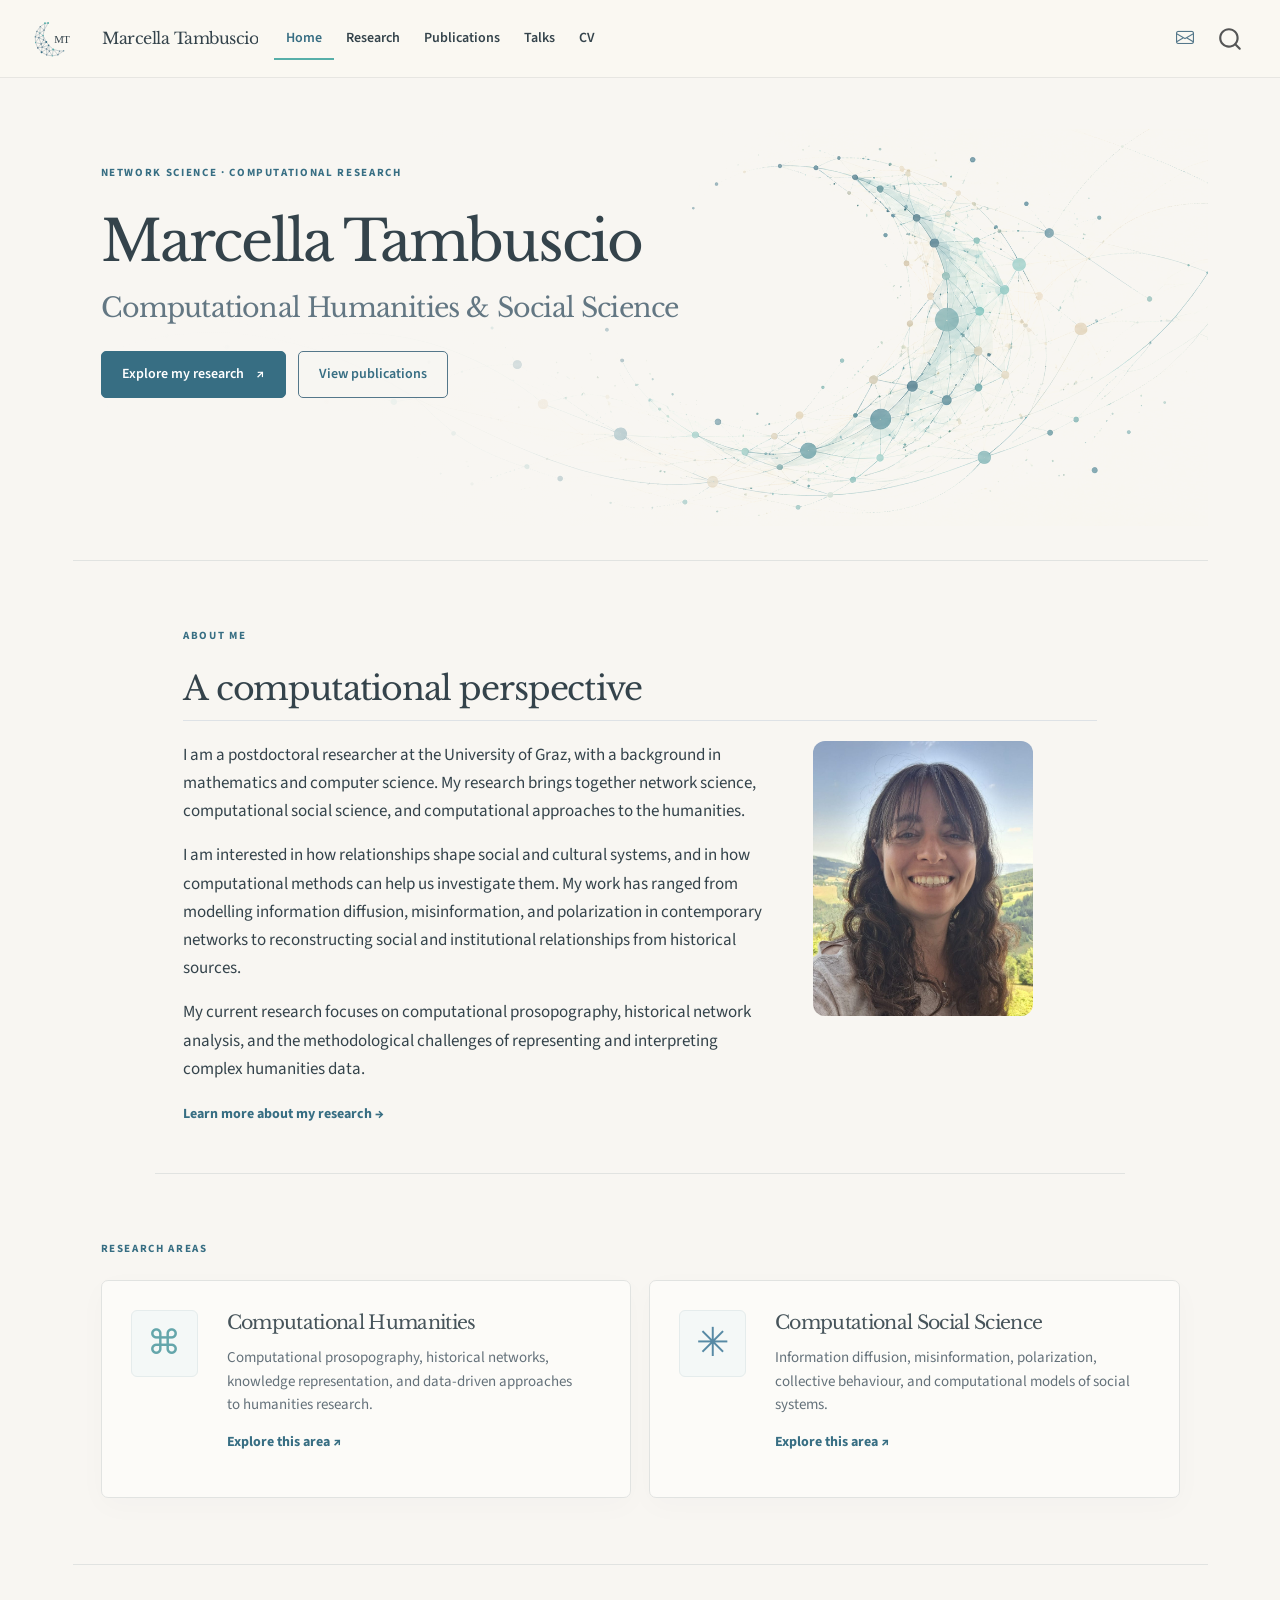
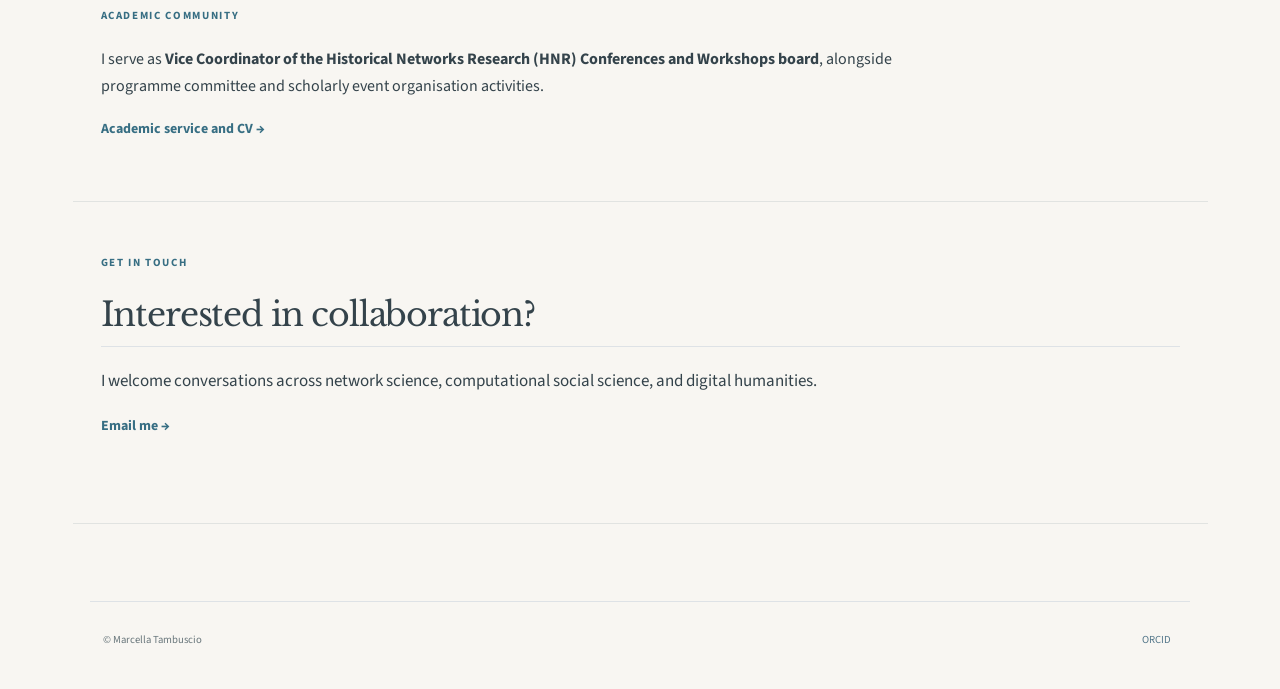
<file: index.html>
<!DOCTYPE html>
<html xmlns="http://www.w3.org/1999/xhtml" lang="en" xml:lang="en"><head>

<meta charset="utf-8">
<meta name="generator" content="quarto-1.10.19">

<meta name="viewport" content="width=device-width, initial-scale=1.0, user-scalable=yes">


<title>Marcella Tambuscio</title>
<style>
/* Default styles provided by pandoc.
** See https://pandoc.org/MANUAL.html#variables-for-html for config info.
*/
span.smallcaps{font-variant: small-caps;}
div.columns{display: flex; gap: 1.5em;}
div.column{flex: auto;}
@media screen {
div.columns{gap: min(4vw, 1.5em);}
div.column{overflow-x: auto;}
}
div.hanging-indent{margin-left: 1.5em; text-indent: -1.5em;}
ul.task-list{list-style: none;}
ul.task-list li input[type="checkbox"] {
  width: 0.8em;
  margin: 0 0.8em 0.2em -1em; /* quarto-specific, see https://github.com/quarto-dev/quarto-cli/issues/4556 */ 
  vertical-align: middle;
}
</style>


<script src="site_libs/quarto-nav/quarto-nav.js"></script>
<script src="site_libs/quarto-nav/headroom.min.js"></script>
<script src="site_libs/clipboard/clipboard.min.js"></script>
<script src="site_libs/quarto-search/autocomplete.umd.js"></script>
<script src="site_libs/quarto-search/fuse.min.js"></script>
<script src="site_libs/quarto-search/quarto-search.js"></script>
<meta name="quarto:offset" content="./">
<link href="./assets/favicon.svg" rel="icon" type="image/svg+xml">
<script src="site_libs/quarto-html/quarto.js" type="module"></script>
<script src="site_libs/quarto-html/tabsets/tabsets.js" type="module"></script>
<script src="site_libs/quarto-html/popper.min.js"></script>
<script src="site_libs/quarto-html/tippy.umd.min.js"></script>
<script src="site_libs/quarto-html/anchor.min.js"></script>
<link href="site_libs/quarto-html/tippy.css" rel="stylesheet">
<link href="site_libs/quarto-html/quarto-syntax-highlighting-bf27225e3a48a9273f3daa8f8e829971.css" rel="stylesheet" id="quarto-text-highlighting-styles">
<script src="site_libs/bootstrap/bootstrap.min.js"></script>
<link href="site_libs/bootstrap/bootstrap-icons.css" rel="stylesheet">
<link href="site_libs/bootstrap/bootstrap-eec307e917b34aa638387cc2dadd3fce.min.css" rel="stylesheet" append-hash="true" id="quarto-bootstrap" data-mode="light">
<script id="quarto-search-options" type="application/json">{
  "location": "navbar",
  "copy-button": false,
  "collapse-after": 3,
  "panel-placement": "end",
  "type": "overlay",
  "limit": 50,
  "keyboard-shortcut": [
    "f",
    "/",
    "s"
  ],
  "show-item-context": false,
  "language": {
    "search-no-results-text": "No results",
    "search-matching-documents-text": "matching documents",
    "search-copy-link-title": "Copy link to search",
    "search-hide-matches-text": "Hide additional matches",
    "search-more-match-text": "more match in this document",
    "search-more-matches-text": "more matches in this document",
    "search-clear-button-title": "Clear",
    "search-text-placeholder": "",
    "search-detached-cancel-button-title": "Cancel",
    "search-submit-button-title": "Submit",
    "search-label": "Search"
  }
}</script>
<style>html{ scroll-behavior: smooth; }</style>


<link rel="stylesheet" href="styles.css">
</head>

<body class="nav-fixed quarto-light">

<div id="quarto-search-results"></div>
  <header id="quarto-header" class="headroom fixed-top">
    <nav class="navbar navbar-expand-lg " data-bs-theme="dark">
      <div class="navbar-container container-fluid">
      <div class="navbar-brand-container mx-auto">
    <a href="./index.html" class="navbar-brand navbar-brand-logo">
    <img src="./assets/logo-moon-mt.svg" alt="MT monogram formed by a network crescent" class="navbar-logo light-content">
    <img src="./assets/logo-moon-mt.svg" alt="MT monogram formed by a network crescent" class="navbar-logo dark-content">
    </a>
    <a class="navbar-brand" href="./index.html">
    <span class="navbar-title">Marcella Tambuscio</span>
    </a>
  </div>
            <div id="quarto-search" class="" title="Search"></div>
          <button class="navbar-toggler" type="button" data-bs-toggle="collapse" data-bs-target="#navbarCollapse" aria-controls="navbarCollapse" role="menu" aria-expanded="false" aria-label="Toggle navigation" onclick="if (window.quartoToggleHeadroom) { window.quartoToggleHeadroom(); }">
  <span class="navbar-toggler-icon"></span>
</button>
          <div class="collapse navbar-collapse" id="navbarCollapse">
            <ul class="navbar-nav navbar-nav-scroll me-auto">
  <li class="nav-item">
    <a class="nav-link active" href="./index.html" aria-current="page"> 
<span class="menu-text">Home</span></a>
  </li>  
  <li class="nav-item">
    <a class="nav-link" href="./research.html"> 
<span class="menu-text">Research</span></a>
  </li>  
  <li class="nav-item">
    <a class="nav-link" href="./publications.html"> 
<span class="menu-text">Publications</span></a>
  </li>  
  <li class="nav-item">
    <a class="nav-link" href="./talks.html"> 
<span class="menu-text">Talks</span></a>
  </li>  
  <li class="nav-item">
    <a class="nav-link" href="./cv.html"> 
<span class="menu-text">CV</span></a>
  </li>  
</ul>
            <ul class="navbar-nav navbar-nav-scroll ms-auto">
  <li class="nav-item compact">
    <a class="nav-link" href="mailto:marcella.tambuscio@uni-graz.at"> <i class="bi bi-envelope" role="img" aria-label="Email">
</i> 
<span class="menu-text"></span></a>
  </li>  
</ul>
          </div> <!-- /navcollapse -->
            <div class="quarto-navbar-tools">
</div>
      </div> <!-- /container-fluid -->
    </nav>
</header>
<!-- content -->
<div id="quarto-content" class="quarto-container page-columns page-rows-contents page-layout-full page-navbar">
<!-- sidebar -->
<!-- margin-sidebar -->
    
<!-- main -->
<main class="content column-page" id="quarto-document-content">

<header id="title-block-header" class="quarto-title-block default">
<div class="quarto-title">
<h1 class="title">Marcella Tambuscio</h1>
</div>



<div class="quarto-title-meta column-page">

    
  
    
  </div>
  


</header>


<div class="hero-section">
<div class="hero-inner">
<div class="eyebrow">
NETWORK SCIENCE · COMPUTATIONAL RESEARCH
</div>
<section id="marcella-tambuscio" class="level1 hero-name">
<h1 class="hero-name">Marcella Tambuscio</h1>
<div class="hero-subtitle">
Computational Humanities &amp; Social Science
</div>
<div class="hero-actions">
<a class="btn-primary-custom" href="research.html">Explore my research <span aria-hidden="true">↗</span></a><a class="btn-outline-custom" href="publications.html">View publications</a>
</div>
</section>
</div>
</div>
<div class="site-section intro-section">
<div class="section-label">
ABOUT ME
</div>
<section id="a-computational-perspective" class="level2 section-heading">
<h2 class="section-heading anchored" data-anchor-id="a-computational-perspective">A computational perspective</h2>
<p><img src="assets/profile.jpg" alt="Marcella Tambuscio" class="about-photo"></p>
<p>I am a postdoctoral researcher at the University of Graz, with a background in mathematics and computer science. My research brings together network science, computational social science, and computational approaches to the humanities.</p>
<p>I am interested in how relationships shape social and cultural systems, and in how computational methods can help us investigate them. My work has ranged from modelling information diffusion, misinformation, and polarization in contemporary networks to reconstructing social and institutional relationships from historical sources.</p>
<p>My current research focuses on computational prosopography, historical network analysis, and the methodological challenges of representing and interpreting complex humanities data.</p>
<p><a href="./research.html" class="text-link">Learn more about my research →</a></p>
</section>
</div>
<div class="site-section research-section">
<div class="section-label">
RESEARCH AREAS
</div>
<div class="research-grid">
<article class="research-card">
<div class="research-glyph research-glyph--history" aria-hidden="true">
⌘
</div>
<div class="research-card-copy">
<h3 class="anchored">
Computational Humanities
</h3>
<p>
Computational prosopography, historical networks, knowledge representation, and data-driven approaches to humanities research.
</p>
<p><a class="text-link" href="research.html#computational-humanities">Explore this area <span aria-hidden="true">↗</span></a></p>
</div>
</article>
<article class="research-card">
<div class="research-glyph" aria-hidden="true">
✳
</div>
<div class="research-card-copy">
<h3 class="anchored">
Computational Social Science
</h3>
<p>
Information diffusion, misinformation, polarization, collective behaviour, and computational models of social systems.
</p>
<p><a class="text-link" href="research.html#computational-social-science">Explore this area <span aria-hidden="true">↗</span></a></p>
</div>
</article>
</div>
</div>
<!--
::: {.site-section .projects-section}
<div class="section-heading-row"><div class="section-label">CURRENT &amp; RECENT PROJECTS</div><a class="text-link" href="projects/index.html">All projects →</a></div>

<div class="projects-grid">
  <article class="project-card">
    <a href="projects/managing-maximilian.html" class="project-image-link" aria-label="Managing Maximilian project"><img src="assets/network-maximilian.svg" alt="Decorative abstract network for Managing Maximilian"></a>
    <h3>Managing Maximilian</h3>
    <p>Reconstructing social relationships and communication networks around Maximilian I.</p>
    <a class="text-link" href="projects/managing-maximilian.html">Explore project →</a>
  </article>
  <article class="project-card">
    <a href="projects/schematismus.html" class="project-image-link" aria-label="Unlocking the Schematismus project"><img src="assets/network-schematismus.svg" alt="Decorative abstract network for Schematismus"></a>
    <h3>Unlocking the Schematismus</h3>
    <p>Mapping Habsburg society and administrative structures through historical data.</p>
    <a class="text-link" href="projects/schematismus.html">Explore project →</a>
  </article>
  <article class="project-card">
    <a href="projects/tartinians.html" class="project-image-link" aria-label="Tartinians in Europe project"><img src="assets/network-tartini.svg" alt="Decorative abstract network for Tartinians in Europe"></a>
    <h3>Tartinians in Europe</h3>
    <p>Exploring musical networks around Tartini’s School of Nations.</p>
    <a class="text-link" href="projects/tartinians.html">Explore project →</a>
  </article>
</div>

<p class="image-note">Network images are abstract illustrations; they do not represent project datasets.</p>
:::

::: {.site-section .publications-preview}
<div class="section-heading-row"><div class="section-label">SELECTED PUBLICATIONS</div><a class="text-link" href="publications.html">All publications →</a></div>

<div class="publication-item"><span class="pub-year">2026</span><div><strong>From Prosopography to Networks: Modelling Choices in Historical Knowledge Graphs.</strong><br><span class="pub-meta">M. Tambuscio, S. Sagadin, R. Hadden, G. Vogeler · Accepted October 2026</span></div></div>
<div class="publication-item"><span class="pub-year">2025</span><div><strong>Bridging Semantics and Structure: a Typed Prosopographical Network of Maximilian I’s Court.</strong><br><span class="pub-meta">M. Tambuscio, G. Vogeler · Anthology of Computers and the Humanities, 3, 131–141</span></div></div>
<div class="publication-item"><span class="pub-year">2023</span><div><strong>“#schleichdiduoaschloch” Terror, Collective Memory, and Social Media.</strong><br><span class="pub-meta">M. Tambuscio, M. Tschiggerl · Social Media + Society, 9(3)</span></div></div>
:::
-->
<div class="site-section academic-community">
<div class="section-label">
ACADEMIC COMMUNITY
</div>
<p>I serve as <strong>Vice Coordinator of the Historical Networks Research (HNR) Conferences and Workshops board</strong>, alongside programme committee and scholarly event organisation activities.</p>
<p><a href="./cv.html" class="text-link">Academic service and CV →</a></p>
</div>
<div class="site-section closing-note">
<div class="section-label">
GET IN TOUCH
</div>
<section id="interested-in-collaboration" class="level2 section-heading">
<h2 class="section-heading anchored" data-anchor-id="interested-in-collaboration">Interested in collaboration?</h2>
<p>I welcome conversations across network science, computational social science, and digital humanities.</p>
<p><a href="mailto:marcella.tambuscio@uni-graz.at" class="text-link">Email me →</a></p>
</section>
</div>



<a onclick="window.scrollTo(0, 0); return false;" role="button" id="quarto-back-to-top"><i class="bi bi-arrow-up"></i> Back to top</a></main> <!-- /main -->
<script id="quarto-html-after-body" type="application/javascript">
  window.document.addEventListener("DOMContentLoaded", function (event) {
    const icon = "";
    const anchorJS = new window.AnchorJS();
    anchorJS.options = {
      placement: 'right',
      icon: icon
    };
    anchorJS.add('.anchored');
    const isCodeAnnotation = (el) => {
      for (const clz of el.classList) {
        if (clz.startsWith('code-annotation-')) {                     
          return true;
        }
      }
      return false;
    }
    const onCopySuccess = function(e) {
      // button target
      const button = e.trigger;
      // don't keep focus
      button.blur();
      // flash "checked"
      button.classList.add('code-copy-button-checked');
      var currentTitle = button.getAttribute("title");
      button.setAttribute("title", "Copied!");
      let tooltip;
      if (window.bootstrap) {
        button.setAttribute("data-bs-toggle", "tooltip");
        button.setAttribute("data-bs-placement", "left");
        button.setAttribute("data-bs-title", "Copied!");
        tooltip = new bootstrap.Tooltip(button, 
          { trigger: "manual", 
            customClass: "code-copy-button-tooltip",
            offset: [0, -8]});
        tooltip.show();    
      }
      setTimeout(function() {
        if (tooltip) {
          tooltip.hide();
          button.removeAttribute("data-bs-title");
          button.removeAttribute("data-bs-toggle");
          button.removeAttribute("data-bs-placement");
        }
        button.setAttribute("title", currentTitle);
        button.classList.remove('code-copy-button-checked');
      }, 1000);
      // clear code selection
      e.clearSelection();
    }
    const getTextToCopy = function(trigger) {
      const outerScaffold = trigger.parentElement.cloneNode(true);
      const codeEl = outerScaffold.querySelector('code');
      for (const childEl of codeEl.children) {
        if (isCodeAnnotation(childEl)) {
          childEl.remove();
        }
      }
      return codeEl.innerText;
    }
    const clipboard = new window.ClipboardJS('.code-copy-button:not([data-in-quarto-modal])', {
      text: getTextToCopy
    });
    clipboard.on('success', onCopySuccess);
    if (window.document.getElementById('quarto-embedded-source-code-modal')) {
      const clipboardModal = new window.ClipboardJS('.code-copy-button[data-in-quarto-modal]', {
        text: getTextToCopy,
        container: window.document.getElementById('quarto-embedded-source-code-modal')
      });
      clipboardModal.on('success', onCopySuccess);
    }
      var localhostRegex = new RegExp(/^(?:http|https):\/\/localhost\:?[0-9]*\//);
      var mailtoRegex = new RegExp(/^mailto:/);
        var filterRegex = new RegExp("https:\/\/mtambuscio\.github\.io");
      var isInternal = (href) => {
          return filterRegex.test(href) || localhostRegex.test(href) || mailtoRegex.test(href);
      }
      // Inspect non-navigation links and adorn them if external
     var links = window.document.querySelectorAll('a[href]:not(.nav-link):not(.navbar-brand):not(.toc-action):not(.sidebar-link):not(.sidebar-item-toggle):not(.pagination-link):not(.no-external):not([aria-hidden]):not(.dropdown-item):not(.quarto-navigation-tool):not(.about-link)');
      for (var i=0; i<links.length; i++) {
        const link = links[i];
        if (!isInternal(link.href)) {
          // undo the damage that might have been done by quarto-nav.js in the case of
          // links that we want to consider external
          if (link.dataset.originalHref !== undefined) {
            link.href = link.dataset.originalHref;
          }
            // target, if specified
            link.setAttribute("target", "_blank");
            if (link.getAttribute("rel") === null) {
              link.setAttribute("rel", "noopener");
            }
        }
      }
    function tippyHover(el, contentFn, onTriggerFn, onUntriggerFn) {
      const config = {
        allowHTML: true,
        maxWidth: 500,
        delay: 100,
        arrow: false,
        appendTo: function(el) {
            return el.parentElement;
        },
        interactive: true,
        interactiveBorder: 10,
        theme: 'quarto',
        placement: 'bottom-start',
      };
      if (contentFn) {
        config.content = contentFn;
      }
      if (onTriggerFn) {
        config.onTrigger = onTriggerFn;
      }
      if (onUntriggerFn) {
        config.onUntrigger = onUntriggerFn;
      }
      window.tippy(el, config); 
    }
    const noterefs = window.document.querySelectorAll('a[role="doc-noteref"]');
    for (var i=0; i<noterefs.length; i++) {
      const ref = noterefs[i];
      tippyHover(ref, function() {
        // use id or data attribute instead here
        let href = ref.getAttribute('data-footnote-href') || ref.getAttribute('href');
        try { href = new URL(href).hash; } catch {}
        const id = href.replace(/^#\/?/, "");
        const note = window.document.getElementById(id);
        if (note) {
          return note.innerHTML;
        } else {
          return "";
        }
      });
    }
    const xrefs = window.document.querySelectorAll('a.quarto-xref');
    const processXRef = (id, note) => {
      // Strip column container classes
      const stripColumnClz = (el) => {
        el.classList.remove("page-full", "page-columns");
        if (el.children) {
          for (const child of el.children) {
            stripColumnClz(child);
          }
        }
      }
      stripColumnClz(note)
      if (id === null || id.startsWith('sec-')) {
        // Special case sections, only their first couple elements
        const container = document.createElement("div");
        if (note.children && note.children.length > 2) {
          container.appendChild(note.children[0].cloneNode(true));
          for (let i = 1; i < note.children.length; i++) {
            const child = note.children[i];
            if (child.tagName === "P" && child.innerText === "") {
              continue;
            } else {
              container.appendChild(child.cloneNode(true));
              break;
            }
          }
          if (window.Quarto?.typesetMath) {
            window.Quarto.typesetMath(container);
          }
          return container.innerHTML
        } else {
          if (window.Quarto?.typesetMath) {
            window.Quarto.typesetMath(note);
          }
          return note.innerHTML;
        }
      } else {
        // Remove any anchor links if they are present
        const anchorLink = note.querySelector('a.anchorjs-link');
        if (anchorLink) {
          anchorLink.remove();
        }
        if (window.Quarto?.typesetMath) {
          window.Quarto.typesetMath(note);
        }
        if (note.classList.contains("callout")) {
          return note.outerHTML;
        } else {
          return note.innerHTML;
        }
      }
    }
    for (var i=0; i<xrefs.length; i++) {
      const xref = xrefs[i];
      tippyHover(xref, undefined, function(instance) {
        instance.disable();
        let url = xref.getAttribute('href');
        let hash = undefined; 
        if (url.startsWith('#')) {
          hash = url;
        } else {
          try { hash = new URL(url).hash; } catch {}
        }
        if (hash) {
          const id = hash.replace(/^#\/?/, "");
          const note = window.document.getElementById(id);
          if (note !== null) {
            try {
              const html = processXRef(id, note.cloneNode(true));
              instance.setContent(html);
            } finally {
              instance.enable();
              instance.show();
            }
          } else {
            // See if we can fetch this
            fetch(url.split('#')[0])
            .then(res => res.text())
            .then(html => {
              const parser = new DOMParser();
              const htmlDoc = parser.parseFromString(html, "text/html");
              const note = htmlDoc.getElementById(id);
              if (note !== null) {
                const html = processXRef(id, note);
                instance.setContent(html);
              } 
            }).finally(() => {
              instance.enable();
              instance.show();
            });
          }
        } else {
          // See if we can fetch a full url (with no hash to target)
          // This is a special case and we should probably do some content thinning / targeting
          fetch(url)
          .then(res => res.text())
          .then(html => {
            const parser = new DOMParser();
            const htmlDoc = parser.parseFromString(html, "text/html");
            const note = htmlDoc.querySelector('main.content');
            if (note !== null) {
              // This should only happen for chapter cross references
              // (since there is no id in the URL)
              // remove the first header
              if (note.children.length > 0 && note.children[0].tagName === "HEADER") {
                note.children[0].remove();
              }
              const html = processXRef(null, note);
              instance.setContent(html);
            } 
          }).finally(() => {
            instance.enable();
            instance.show();
          });
        }
      }, function(instance) {
      });
    }
        let selectedAnnoteEl;
        const selectorForAnnotation = ( cell, annotation) => {
          let cellAttr = 'data-code-cell="' + cell + '"';
          let lineAttr = 'data-code-annotation="' +  annotation + '"';
          const selector = 'span[' + cellAttr + '][' + lineAttr + ']';
          return selector;
        }
        const selectCodeLines = (annoteEl) => {
          const doc = window.document;
          const targetCell = annoteEl.getAttribute("data-target-cell");
          const targetAnnotation = annoteEl.getAttribute("data-target-annotation");
          const annoteSpan = window.document.querySelector(selectorForAnnotation(targetCell, targetAnnotation));
          const lines = annoteSpan.getAttribute("data-code-lines").split(",");
          const lineIds = lines.map((line) => {
            return targetCell + "-" + line;
          })
          let top = null;
          let height = null;
          let parent = null;
          if (lineIds.length > 0) {
              //compute the position of the single el (top and bottom and make a div)
              const el = window.document.getElementById(lineIds[0]);
              top = el.offsetTop;
              height = el.offsetHeight;
              parent = el.parentElement.parentElement;
            if (lineIds.length > 1) {
              const lastEl = window.document.getElementById(lineIds[lineIds.length - 1]);
              const bottom = lastEl.offsetTop + lastEl.offsetHeight;
              height = bottom - top;
            }
            if (top !== null && height !== null && parent !== null) {
              // cook up a div (if necessary) and position it 
              let div = window.document.getElementById("code-annotation-line-highlight");
              if (div === null) {
                div = window.document.createElement("div");
                div.setAttribute("id", "code-annotation-line-highlight");
                div.style.position = 'absolute';
                parent.appendChild(div);
              }
              div.style.top = top - 2 + "px";
              div.style.height = height + 4 + "px";
              div.style.left = 0;
              let gutterDiv = window.document.getElementById("code-annotation-line-highlight-gutter");
              if (gutterDiv === null) {
                gutterDiv = window.document.createElement("div");
                gutterDiv.setAttribute("id", "code-annotation-line-highlight-gutter");
                gutterDiv.style.position = 'absolute';
                const codeCell = window.document.getElementById(targetCell);
                const gutter = codeCell.querySelector('.code-annotation-gutter');
                gutter.appendChild(gutterDiv);
              }
              gutterDiv.style.top = top - 2 + "px";
              gutterDiv.style.height = height + 4 + "px";
            }
            selectedAnnoteEl = annoteEl;
          }
        };
        const unselectCodeLines = () => {
          const elementsIds = ["code-annotation-line-highlight", "code-annotation-line-highlight-gutter"];
          elementsIds.forEach((elId) => {
            const div = window.document.getElementById(elId);
            if (div) {
              div.remove();
            }
          });
          selectedAnnoteEl = undefined;
        };
          // Handle positioning of the toggle
      window.addEventListener(
        "resize",
        throttle(() => {
          elRect = undefined;
          if (selectedAnnoteEl) {
            selectCodeLines(selectedAnnoteEl);
          }
        }, 10)
      );
      function throttle(fn, ms) {
      let throttle = false;
      let timer;
        return (...args) => {
          if(!throttle) { // first call gets through
              fn.apply(this, args);
              throttle = true;
          } else { // all the others get throttled
              if(timer) clearTimeout(timer); // cancel #2
              timer = setTimeout(() => {
                fn.apply(this, args);
                timer = throttle = false;
              }, ms);
          }
        };
      }
        // Attach click handler to the DT
        const annoteDls = window.document.querySelectorAll('dt[data-target-cell]');
        for (const annoteDlNode of annoteDls) {
          annoteDlNode.addEventListener('click', (event) => {
            const clickedEl = event.target;
            if (clickedEl !== selectedAnnoteEl) {
              unselectCodeLines();
              const activeEl = window.document.querySelector('dt[data-target-cell].code-annotation-active');
              if (activeEl) {
                activeEl.classList.remove('code-annotation-active');
              }
              selectCodeLines(clickedEl);
              clickedEl.classList.add('code-annotation-active');
            } else {
              // Unselect the line
              unselectCodeLines();
              clickedEl.classList.remove('code-annotation-active');
            }
          });
        }
    const findCites = (el) => {
      const parentEl = el.parentElement;
      if (parentEl) {
        const cites = parentEl.dataset.cites;
        if (cites) {
          return {
            el,
            cites: cites.split(' ')
          };
        } else {
          return findCites(el.parentElement)
        }
      } else {
        return undefined;
      }
    };
    var bibliorefs = window.document.querySelectorAll('a[role="doc-biblioref"]');
    for (var i=0; i<bibliorefs.length; i++) {
      const ref = bibliorefs[i];
      const citeInfo = findCites(ref);
      if (citeInfo) {
        tippyHover(citeInfo.el, function() {
          var popup = window.document.createElement('div');
          citeInfo.cites.forEach(function(cite) {
            var citeDiv = window.document.createElement('div');
            citeDiv.classList.add('hanging-indent');
            citeDiv.classList.add('csl-entry');
            var biblioDiv = window.document.getElementById('ref-' + cite);
            if (biblioDiv) {
              citeDiv.innerHTML = biblioDiv.innerHTML;
            }
            popup.appendChild(citeDiv);
          });
          return popup.innerHTML;
        });
      }
    }
  });
  </script>
</div> <!-- /content -->
<footer class="footer">
  <div class="nav-footer">
    <div class="nav-footer-left">
<p>© Marcella Tambuscio</p>
</div>   
    <div class="nav-footer-center">
      &nbsp;
    </div>
    <div class="nav-footer-right">
      <ul class="footer-items list-unstyled">
    <li class="nav-item">
    <a class="nav-link" href="https://orcid.org/0000-0003-2097-1333">
<p>ORCID</p>
</a>
  </li>  
</ul>
    </div>
  </div>
</footer>




<script src="site_libs/quarto-html/zenscroll-min.js"></script>
</body></html>
</file>
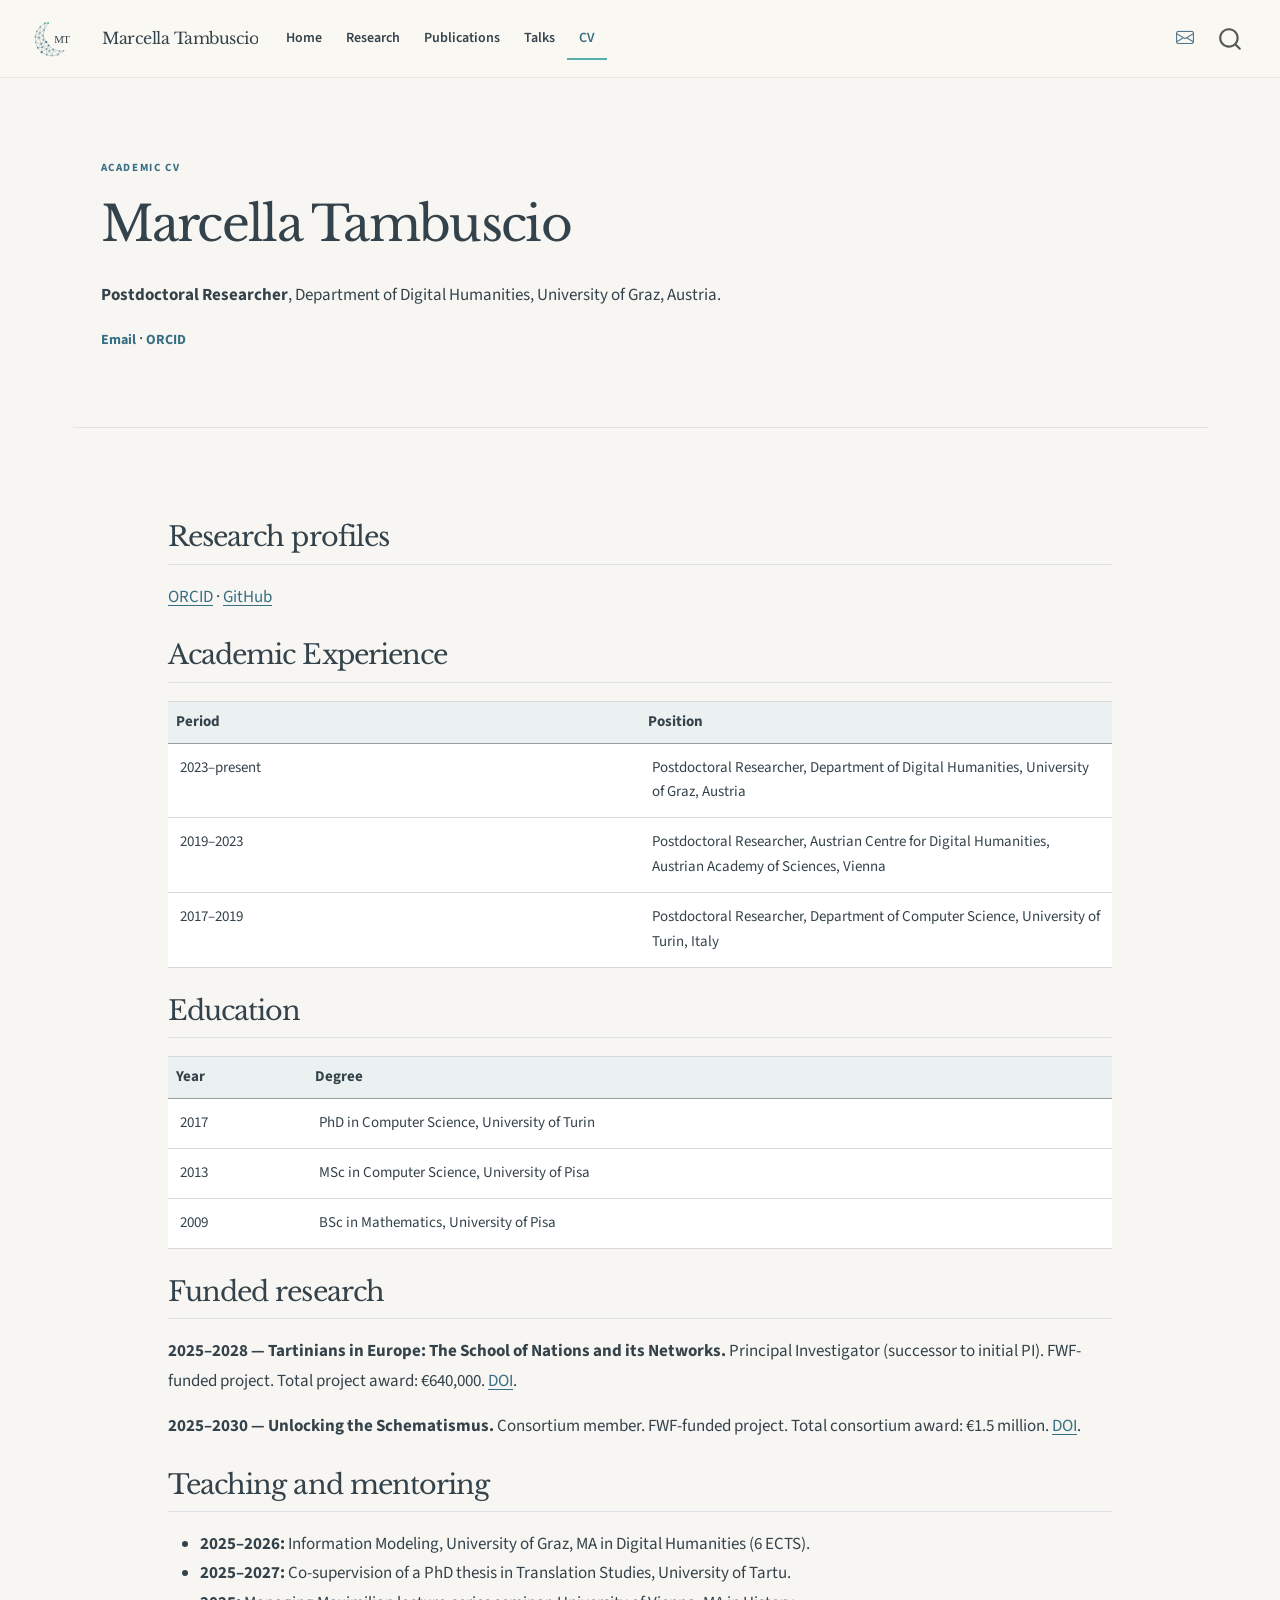
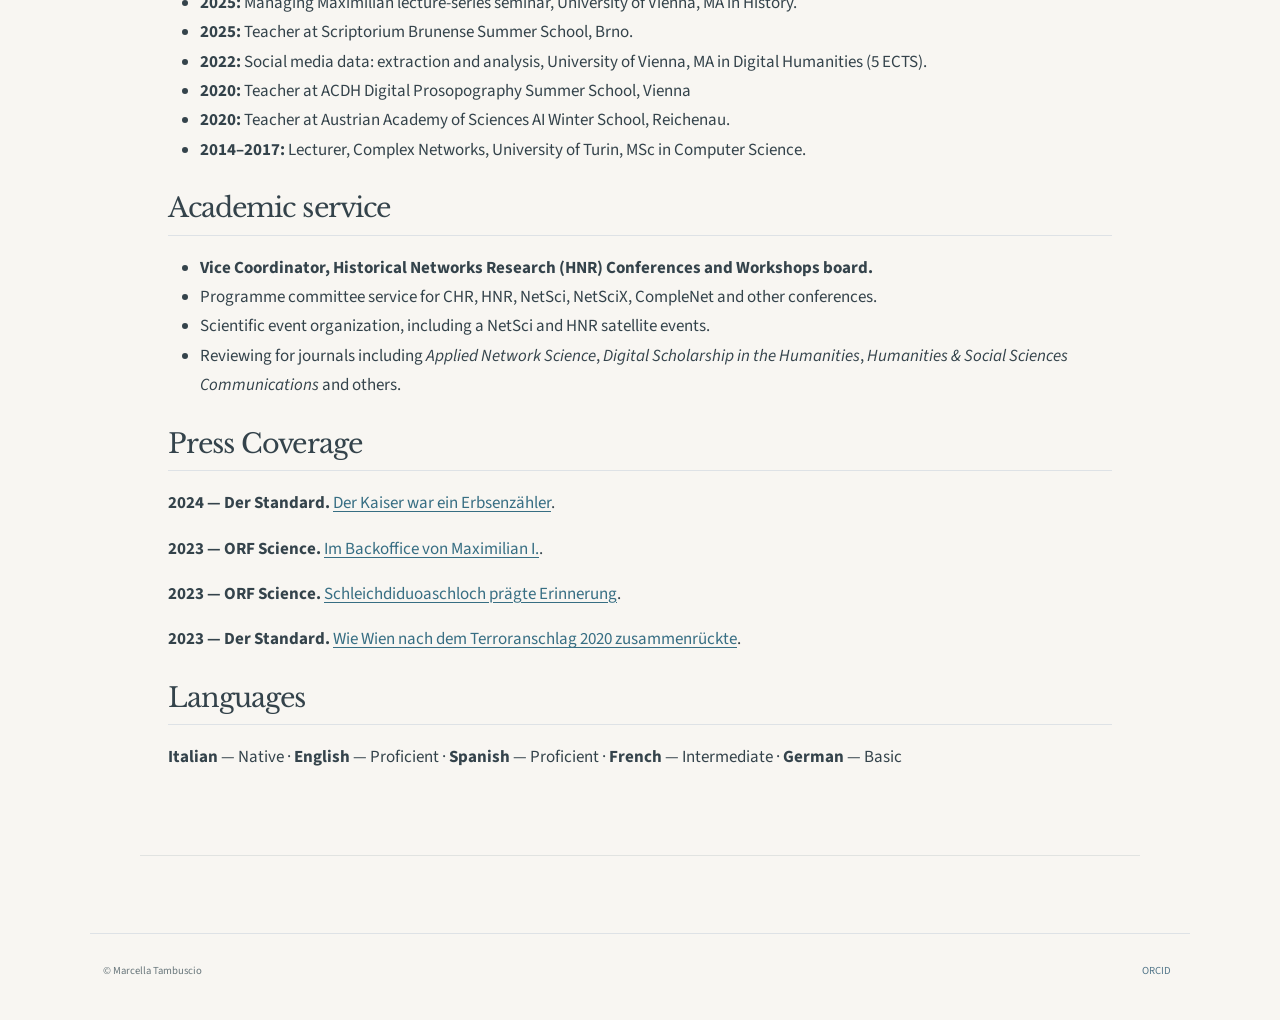
<file: cv.html>
<!DOCTYPE html>
<html xmlns="http://www.w3.org/1999/xhtml" lang="en" xml:lang="en"><head>

<meta charset="utf-8">
<meta name="generator" content="quarto-1.10.19">

<meta name="viewport" content="width=device-width, initial-scale=1.0, user-scalable=yes">


<title>CV – Marcella Tambuscio</title>
<style>
/* Default styles provided by pandoc.
** See https://pandoc.org/MANUAL.html#variables-for-html for config info.
*/
span.smallcaps{font-variant: small-caps;}
div.columns{display: flex; gap: 1.5em;}
div.column{flex: auto;}
@media screen {
div.columns{gap: min(4vw, 1.5em);}
div.column{overflow-x: auto;}
}
div.hanging-indent{margin-left: 1.5em; text-indent: -1.5em;}
ul.task-list{list-style: none;}
ul.task-list li input[type="checkbox"] {
  width: 0.8em;
  margin: 0 0.8em 0.2em -1em; /* quarto-specific, see https://github.com/quarto-dev/quarto-cli/issues/4556 */ 
  vertical-align: middle;
}
</style>


<script src="site_libs/quarto-nav/quarto-nav.js"></script>
<script src="site_libs/quarto-nav/headroom.min.js"></script>
<script src="site_libs/clipboard/clipboard.min.js"></script>
<script src="site_libs/quarto-search/autocomplete.umd.js"></script>
<script src="site_libs/quarto-search/fuse.min.js"></script>
<script src="site_libs/quarto-search/quarto-search.js"></script>
<meta name="quarto:offset" content="./">
<link href="./assets/favicon.svg" rel="icon" type="image/svg+xml">
<script src="site_libs/quarto-html/quarto.js" type="module"></script>
<script src="site_libs/quarto-html/tabsets/tabsets.js" type="module"></script>
<script src="site_libs/quarto-html/popper.min.js"></script>
<script src="site_libs/quarto-html/tippy.umd.min.js"></script>
<script src="site_libs/quarto-html/anchor.min.js"></script>
<link href="site_libs/quarto-html/tippy.css" rel="stylesheet">
<link href="site_libs/quarto-html/quarto-syntax-highlighting-bf27225e3a48a9273f3daa8f8e829971.css" rel="stylesheet" id="quarto-text-highlighting-styles">
<script src="site_libs/bootstrap/bootstrap.min.js"></script>
<link href="site_libs/bootstrap/bootstrap-icons.css" rel="stylesheet">
<link href="site_libs/bootstrap/bootstrap-eec307e917b34aa638387cc2dadd3fce.min.css" rel="stylesheet" append-hash="true" id="quarto-bootstrap" data-mode="light">
<script id="quarto-search-options" type="application/json">{
  "location": "navbar",
  "copy-button": false,
  "collapse-after": 3,
  "panel-placement": "end",
  "type": "overlay",
  "limit": 50,
  "keyboard-shortcut": [
    "f",
    "/",
    "s"
  ],
  "show-item-context": false,
  "language": {
    "search-no-results-text": "No results",
    "search-matching-documents-text": "matching documents",
    "search-copy-link-title": "Copy link to search",
    "search-hide-matches-text": "Hide additional matches",
    "search-more-match-text": "more match in this document",
    "search-more-matches-text": "more matches in this document",
    "search-clear-button-title": "Clear",
    "search-text-placeholder": "",
    "search-detached-cancel-button-title": "Cancel",
    "search-submit-button-title": "Submit",
    "search-label": "Search"
  }
}</script>
<style>html{ scroll-behavior: smooth; }</style>


<link rel="stylesheet" href="styles.css">
</head>

<body class="nav-fixed quarto-light">

<div id="quarto-search-results"></div>
  <header id="quarto-header" class="headroom fixed-top">
    <nav class="navbar navbar-expand-lg " data-bs-theme="dark">
      <div class="navbar-container container-fluid">
      <div class="navbar-brand-container mx-auto">
    <a href="./index.html" class="navbar-brand navbar-brand-logo">
    <img src="./assets/logo-moon-mt.svg" alt="MT monogram formed by a network crescent" class="navbar-logo light-content">
    <img src="./assets/logo-moon-mt.svg" alt="MT monogram formed by a network crescent" class="navbar-logo dark-content">
    </a>
    <a class="navbar-brand" href="./index.html">
    <span class="navbar-title">Marcella Tambuscio</span>
    </a>
  </div>
            <div id="quarto-search" class="" title="Search"></div>
          <button class="navbar-toggler" type="button" data-bs-toggle="collapse" data-bs-target="#navbarCollapse" aria-controls="navbarCollapse" role="menu" aria-expanded="false" aria-label="Toggle navigation" onclick="if (window.quartoToggleHeadroom) { window.quartoToggleHeadroom(); }">
  <span class="navbar-toggler-icon"></span>
</button>
          <div class="collapse navbar-collapse" id="navbarCollapse">
            <ul class="navbar-nav navbar-nav-scroll me-auto">
  <li class="nav-item">
    <a class="nav-link" href="./index.html"> 
<span class="menu-text">Home</span></a>
  </li>  
  <li class="nav-item">
    <a class="nav-link" href="./research.html"> 
<span class="menu-text">Research</span></a>
  </li>  
  <li class="nav-item">
    <a class="nav-link" href="./publications.html"> 
<span class="menu-text">Publications</span></a>
  </li>  
  <li class="nav-item">
    <a class="nav-link" href="./talks.html"> 
<span class="menu-text">Talks</span></a>
  </li>  
  <li class="nav-item">
    <a class="nav-link active" href="./cv.html" aria-current="page"> 
<span class="menu-text">CV</span></a>
  </li>  
</ul>
            <ul class="navbar-nav navbar-nav-scroll ms-auto">
  <li class="nav-item compact">
    <a class="nav-link" href="mailto:marcella.tambuscio@uni-graz.at"> <i class="bi bi-envelope" role="img" aria-label="Email">
</i> 
<span class="menu-text"></span></a>
  </li>  
</ul>
          </div> <!-- /navcollapse -->
            <div class="quarto-navbar-tools">
</div>
      </div> <!-- /container-fluid -->
    </nav>
</header>
<!-- content -->
<div id="quarto-content" class="quarto-container page-columns page-rows-contents page-layout-full page-navbar">
<!-- sidebar -->
<!-- margin-sidebar -->
    
<!-- main -->
<main class="content column-page" id="quarto-document-content">

<header id="title-block-header" class="quarto-title-block default">
<div class="quarto-title">
<h1 class="title">CV</h1>
<p class="subtitle lead">Academic experience, education and service</p>
</div>



<div class="quarto-title-meta column-page">

    
  
    
  </div>
  


</header>


<div class="page-intro">
<div class="section-label">
ACADEMIC CV
</div>
<section id="marcella-tambuscio" class="level1">
<h1>Marcella Tambuscio</h1>
<p><strong>Postdoctoral Researcher</strong>, Department of Digital Humanities, University of Graz, Austria.</p>
<p><a href="mailto:marcella.tambuscio@uni-graz.at" class="text-link">Email</a> · <a href="https://orcid.org/0000-0003-2097-1333" class="text-link">ORCID</a></p>
</section>
</div>
<div class="site-section cv-page">
<section id="research-profiles" class="level2">
<h2 class="anchored" data-anchor-id="research-profiles">Research profiles</h2>
<p><a href="https://orcid.org/0000-0003-2097-1333">ORCID</a> · <a href="https://github.com/mtambuscio">GitHub</a></p>
<!-- Once confirmed, add the precise Google Scholar and LinkedIn profile URLs here. -->
</section>
<section id="academic-experience" class="level2">
<h2 class="anchored" data-anchor-id="academic-experience">Academic Experience</h2>
<table class="caption-top table">
<colgroup>
<col style="width: 50%">
<col style="width: 50%">
</colgroup>
<thead>
<tr class="header">
<th style="text-align: left;">Period</th>
<th style="text-align: left;">Position</th>
</tr>
</thead>
<tbody>
<tr class="odd">
<td style="text-align: left;">2023–present</td>
<td style="text-align: left;">Postdoctoral Researcher, Department of Digital Humanities, University of Graz, Austria</td>
</tr>
<tr class="even">
<td style="text-align: left;">2019–2023</td>
<td style="text-align: left;">Postdoctoral Researcher, Austrian Centre for Digital Humanities, Austrian Academy of Sciences, Vienna</td>
</tr>
<tr class="odd">
<td style="text-align: left;">2017–2019</td>
<td style="text-align: left;">Postdoctoral Researcher, Department of Computer Science, University of Turin, Italy</td>
</tr>
</tbody>
</table>
</section>
<section id="education" class="level2">
<h2 class="anchored" data-anchor-id="education">Education</h2>
<table class="caption-top table">
<thead>
<tr class="header">
<th style="text-align: left;">Year</th>
<th style="text-align: left;">Degree</th>
</tr>
</thead>
<tbody>
<tr class="odd">
<td style="text-align: left;">2017</td>
<td style="text-align: left;">PhD in Computer Science, University of Turin</td>
</tr>
<tr class="even">
<td style="text-align: left;">2013</td>
<td style="text-align: left;">MSc in Computer Science, University of Pisa</td>
</tr>
<tr class="odd">
<td style="text-align: left;">2009</td>
<td style="text-align: left;">BSc in Mathematics, University of Pisa</td>
</tr>
</tbody>
</table>
</section>
<section id="funded-research" class="level2">
<h2 class="anchored" data-anchor-id="funded-research">Funded research</h2>
<p><strong>2025–2028 — Tartinians in Europe: The School of Nations and its Networks.</strong> Principal Investigator (successor to initial PI). FWF-funded project. Total project award: €640,000. <a href="https://doi.org/10.55776/PIN5035023">DOI</a>.</p>
<p><strong>2025–2030 — Unlocking the Schematismus.</strong> Consortium member. FWF-funded project. Total consortium award: €1.5 million. <a href="https://doi.org/10.55776/FG3100">DOI</a>.</p>
</section>
<section id="teaching-and-mentoring" class="level2">
<h2 class="anchored" data-anchor-id="teaching-and-mentoring">Teaching and mentoring</h2>
<ul>
<li><strong>2025–2026:</strong> Information Modeling, University of Graz, MA in Digital Humanities (6 ECTS).</li>
<li><strong>2025–2027:</strong> Co-supervision of a PhD thesis in Translation Studies, University of Tartu.</li>
<li><strong>2025:</strong> Managing Maximilian lecture-series seminar, University of Vienna, MA in History.</li>
<li><strong>2025:</strong> Teacher at Scriptorium Brunense Summer School, Brno.</li>
<li><strong>2022:</strong> Social media data: extraction and analysis, University of Vienna, MA in Digital Humanities (5 ECTS).</li>
<li><strong>2020:</strong> Teacher at ACDH Digital Prosopography Summer School, Vienna</li>
<li><strong>2020:</strong> Teacher at Austrian Academy of Sciences AI Winter School, Reichenau.</li>
<li><strong>2014–2017:</strong> Lecturer, Complex Networks, University of Turin, MSc in Computer Science.</li>
</ul>
</section>
<section id="academic-service" class="level2">
<h2 class="anchored" data-anchor-id="academic-service">Academic service</h2>
<ul>
<li><strong>Vice Coordinator, Historical Networks Research (HNR) Conferences and Workshops board.</strong></li>
<li>Programme committee service for CHR, HNR, NetSci, NetSciX, CompleNet and other conferences.</li>
<li>Scientific event organization, including a NetSci and HNR satellite events.</li>
<li>Reviewing for journals including <em>Applied Network Science</em>, <em>Digital Scholarship in the Humanities</em>, <em>Humanities &amp; Social Sciences Communications</em> and others.</li>
</ul>
</section>
<section id="press-coverage" class="level2">
<h2 class="anchored" data-anchor-id="press-coverage">Press Coverage</h2>
<p><strong>2024 — Der Standard.</strong> <a href="https://www.derstandard.at/story/3000000220892/der-kaiser-war-ein-erbsenzaehler">Der Kaiser war ein Erbsenzähler</a>.</p>
<p><strong>2023 — ORF Science.</strong> <a href="https://science.orf.at/forscherinnen/stories/3221252/">Im Backoffice von Maximilian I.</a>.</p>
<p><strong>2023 — ORF Science.</strong> <a href="https://science.orf.at/stories/3221909/">Schleichdiduoaschloch prägte Erinnerung</a>.</p>
<p><strong>2023 — Der Standard.</strong> <a href="https://www.derstandard.at/story/3000000192991/wie-wien-nach-dem-terroranschlag-2020-zusammenrueckte">Wie Wien nach dem Terroranschlag 2020 zusammenrückte</a>.</p>
</section>
<section id="languages" class="level2">
<h2 class="anchored" data-anchor-id="languages">Languages</h2>
<p><strong>Italian</strong> — Native · <strong>English</strong> — Proficient · <strong>Spanish</strong> — Proficient · <strong>French</strong> — Intermediate · <strong>German</strong> — Basic</p>
</section>
</div>



<a onclick="window.scrollTo(0, 0); return false;" role="button" id="quarto-back-to-top"><i class="bi bi-arrow-up"></i> Back to top</a></main> <!-- /main -->
<script id="quarto-html-after-body" type="application/javascript">
  window.document.addEventListener("DOMContentLoaded", function (event) {
    const icon = "";
    const anchorJS = new window.AnchorJS();
    anchorJS.options = {
      placement: 'right',
      icon: icon
    };
    anchorJS.add('.anchored');
    const isCodeAnnotation = (el) => {
      for (const clz of el.classList) {
        if (clz.startsWith('code-annotation-')) {                     
          return true;
        }
      }
      return false;
    }
    const onCopySuccess = function(e) {
      // button target
      const button = e.trigger;
      // don't keep focus
      button.blur();
      // flash "checked"
      button.classList.add('code-copy-button-checked');
      var currentTitle = button.getAttribute("title");
      button.setAttribute("title", "Copied!");
      let tooltip;
      if (window.bootstrap) {
        button.setAttribute("data-bs-toggle", "tooltip");
        button.setAttribute("data-bs-placement", "left");
        button.setAttribute("data-bs-title", "Copied!");
        tooltip = new bootstrap.Tooltip(button, 
          { trigger: "manual", 
            customClass: "code-copy-button-tooltip",
            offset: [0, -8]});
        tooltip.show();    
      }
      setTimeout(function() {
        if (tooltip) {
          tooltip.hide();
          button.removeAttribute("data-bs-title");
          button.removeAttribute("data-bs-toggle");
          button.removeAttribute("data-bs-placement");
        }
        button.setAttribute("title", currentTitle);
        button.classList.remove('code-copy-button-checked');
      }, 1000);
      // clear code selection
      e.clearSelection();
    }
    const getTextToCopy = function(trigger) {
      const outerScaffold = trigger.parentElement.cloneNode(true);
      const codeEl = outerScaffold.querySelector('code');
      for (const childEl of codeEl.children) {
        if (isCodeAnnotation(childEl)) {
          childEl.remove();
        }
      }
      return codeEl.innerText;
    }
    const clipboard = new window.ClipboardJS('.code-copy-button:not([data-in-quarto-modal])', {
      text: getTextToCopy
    });
    clipboard.on('success', onCopySuccess);
    if (window.document.getElementById('quarto-embedded-source-code-modal')) {
      const clipboardModal = new window.ClipboardJS('.code-copy-button[data-in-quarto-modal]', {
        text: getTextToCopy,
        container: window.document.getElementById('quarto-embedded-source-code-modal')
      });
      clipboardModal.on('success', onCopySuccess);
    }
      var localhostRegex = new RegExp(/^(?:http|https):\/\/localhost\:?[0-9]*\//);
      var mailtoRegex = new RegExp(/^mailto:/);
        var filterRegex = new RegExp("https:\/\/mtambuscio\.github\.io");
      var isInternal = (href) => {
          return filterRegex.test(href) || localhostRegex.test(href) || mailtoRegex.test(href);
      }
      // Inspect non-navigation links and adorn them if external
     var links = window.document.querySelectorAll('a[href]:not(.nav-link):not(.navbar-brand):not(.toc-action):not(.sidebar-link):not(.sidebar-item-toggle):not(.pagination-link):not(.no-external):not([aria-hidden]):not(.dropdown-item):not(.quarto-navigation-tool):not(.about-link)');
      for (var i=0; i<links.length; i++) {
        const link = links[i];
        if (!isInternal(link.href)) {
          // undo the damage that might have been done by quarto-nav.js in the case of
          // links that we want to consider external
          if (link.dataset.originalHref !== undefined) {
            link.href = link.dataset.originalHref;
          }
            // target, if specified
            link.setAttribute("target", "_blank");
            if (link.getAttribute("rel") === null) {
              link.setAttribute("rel", "noopener");
            }
        }
      }
    function tippyHover(el, contentFn, onTriggerFn, onUntriggerFn) {
      const config = {
        allowHTML: true,
        maxWidth: 500,
        delay: 100,
        arrow: false,
        appendTo: function(el) {
            return el.parentElement;
        },
        interactive: true,
        interactiveBorder: 10,
        theme: 'quarto',
        placement: 'bottom-start',
      };
      if (contentFn) {
        config.content = contentFn;
      }
      if (onTriggerFn) {
        config.onTrigger = onTriggerFn;
      }
      if (onUntriggerFn) {
        config.onUntrigger = onUntriggerFn;
      }
      window.tippy(el, config); 
    }
    const noterefs = window.document.querySelectorAll('a[role="doc-noteref"]');
    for (var i=0; i<noterefs.length; i++) {
      const ref = noterefs[i];
      tippyHover(ref, function() {
        // use id or data attribute instead here
        let href = ref.getAttribute('data-footnote-href') || ref.getAttribute('href');
        try { href = new URL(href).hash; } catch {}
        const id = href.replace(/^#\/?/, "");
        const note = window.document.getElementById(id);
        if (note) {
          return note.innerHTML;
        } else {
          return "";
        }
      });
    }
    const xrefs = window.document.querySelectorAll('a.quarto-xref');
    const processXRef = (id, note) => {
      // Strip column container classes
      const stripColumnClz = (el) => {
        el.classList.remove("page-full", "page-columns");
        if (el.children) {
          for (const child of el.children) {
            stripColumnClz(child);
          }
        }
      }
      stripColumnClz(note)
      if (id === null || id.startsWith('sec-')) {
        // Special case sections, only their first couple elements
        const container = document.createElement("div");
        if (note.children && note.children.length > 2) {
          container.appendChild(note.children[0].cloneNode(true));
          for (let i = 1; i < note.children.length; i++) {
            const child = note.children[i];
            if (child.tagName === "P" && child.innerText === "") {
              continue;
            } else {
              container.appendChild(child.cloneNode(true));
              break;
            }
          }
          if (window.Quarto?.typesetMath) {
            window.Quarto.typesetMath(container);
          }
          return container.innerHTML
        } else {
          if (window.Quarto?.typesetMath) {
            window.Quarto.typesetMath(note);
          }
          return note.innerHTML;
        }
      } else {
        // Remove any anchor links if they are present
        const anchorLink = note.querySelector('a.anchorjs-link');
        if (anchorLink) {
          anchorLink.remove();
        }
        if (window.Quarto?.typesetMath) {
          window.Quarto.typesetMath(note);
        }
        if (note.classList.contains("callout")) {
          return note.outerHTML;
        } else {
          return note.innerHTML;
        }
      }
    }
    for (var i=0; i<xrefs.length; i++) {
      const xref = xrefs[i];
      tippyHover(xref, undefined, function(instance) {
        instance.disable();
        let url = xref.getAttribute('href');
        let hash = undefined; 
        if (url.startsWith('#')) {
          hash = url;
        } else {
          try { hash = new URL(url).hash; } catch {}
        }
        if (hash) {
          const id = hash.replace(/^#\/?/, "");
          const note = window.document.getElementById(id);
          if (note !== null) {
            try {
              const html = processXRef(id, note.cloneNode(true));
              instance.setContent(html);
            } finally {
              instance.enable();
              instance.show();
            }
          } else {
            // See if we can fetch this
            fetch(url.split('#')[0])
            .then(res => res.text())
            .then(html => {
              const parser = new DOMParser();
              const htmlDoc = parser.parseFromString(html, "text/html");
              const note = htmlDoc.getElementById(id);
              if (note !== null) {
                const html = processXRef(id, note);
                instance.setContent(html);
              } 
            }).finally(() => {
              instance.enable();
              instance.show();
            });
          }
        } else {
          // See if we can fetch a full url (with no hash to target)
          // This is a special case and we should probably do some content thinning / targeting
          fetch(url)
          .then(res => res.text())
          .then(html => {
            const parser = new DOMParser();
            const htmlDoc = parser.parseFromString(html, "text/html");
            const note = htmlDoc.querySelector('main.content');
            if (note !== null) {
              // This should only happen for chapter cross references
              // (since there is no id in the URL)
              // remove the first header
              if (note.children.length > 0 && note.children[0].tagName === "HEADER") {
                note.children[0].remove();
              }
              const html = processXRef(null, note);
              instance.setContent(html);
            } 
          }).finally(() => {
            instance.enable();
            instance.show();
          });
        }
      }, function(instance) {
      });
    }
        let selectedAnnoteEl;
        const selectorForAnnotation = ( cell, annotation) => {
          let cellAttr = 'data-code-cell="' + cell + '"';
          let lineAttr = 'data-code-annotation="' +  annotation + '"';
          const selector = 'span[' + cellAttr + '][' + lineAttr + ']';
          return selector;
        }
        const selectCodeLines = (annoteEl) => {
          const doc = window.document;
          const targetCell = annoteEl.getAttribute("data-target-cell");
          const targetAnnotation = annoteEl.getAttribute("data-target-annotation");
          const annoteSpan = window.document.querySelector(selectorForAnnotation(targetCell, targetAnnotation));
          const lines = annoteSpan.getAttribute("data-code-lines").split(",");
          const lineIds = lines.map((line) => {
            return targetCell + "-" + line;
          })
          let top = null;
          let height = null;
          let parent = null;
          if (lineIds.length > 0) {
              //compute the position of the single el (top and bottom and make a div)
              const el = window.document.getElementById(lineIds[0]);
              top = el.offsetTop;
              height = el.offsetHeight;
              parent = el.parentElement.parentElement;
            if (lineIds.length > 1) {
              const lastEl = window.document.getElementById(lineIds[lineIds.length - 1]);
              const bottom = lastEl.offsetTop + lastEl.offsetHeight;
              height = bottom - top;
            }
            if (top !== null && height !== null && parent !== null) {
              // cook up a div (if necessary) and position it 
              let div = window.document.getElementById("code-annotation-line-highlight");
              if (div === null) {
                div = window.document.createElement("div");
                div.setAttribute("id", "code-annotation-line-highlight");
                div.style.position = 'absolute';
                parent.appendChild(div);
              }
              div.style.top = top - 2 + "px";
              div.style.height = height + 4 + "px";
              div.style.left = 0;
              let gutterDiv = window.document.getElementById("code-annotation-line-highlight-gutter");
              if (gutterDiv === null) {
                gutterDiv = window.document.createElement("div");
                gutterDiv.setAttribute("id", "code-annotation-line-highlight-gutter");
                gutterDiv.style.position = 'absolute';
                const codeCell = window.document.getElementById(targetCell);
                const gutter = codeCell.querySelector('.code-annotation-gutter');
                gutter.appendChild(gutterDiv);
              }
              gutterDiv.style.top = top - 2 + "px";
              gutterDiv.style.height = height + 4 + "px";
            }
            selectedAnnoteEl = annoteEl;
          }
        };
        const unselectCodeLines = () => {
          const elementsIds = ["code-annotation-line-highlight", "code-annotation-line-highlight-gutter"];
          elementsIds.forEach((elId) => {
            const div = window.document.getElementById(elId);
            if (div) {
              div.remove();
            }
          });
          selectedAnnoteEl = undefined;
        };
          // Handle positioning of the toggle
      window.addEventListener(
        "resize",
        throttle(() => {
          elRect = undefined;
          if (selectedAnnoteEl) {
            selectCodeLines(selectedAnnoteEl);
          }
        }, 10)
      );
      function throttle(fn, ms) {
      let throttle = false;
      let timer;
        return (...args) => {
          if(!throttle) { // first call gets through
              fn.apply(this, args);
              throttle = true;
          } else { // all the others get throttled
              if(timer) clearTimeout(timer); // cancel #2
              timer = setTimeout(() => {
                fn.apply(this, args);
                timer = throttle = false;
              }, ms);
          }
        };
      }
        // Attach click handler to the DT
        const annoteDls = window.document.querySelectorAll('dt[data-target-cell]');
        for (const annoteDlNode of annoteDls) {
          annoteDlNode.addEventListener('click', (event) => {
            const clickedEl = event.target;
            if (clickedEl !== selectedAnnoteEl) {
              unselectCodeLines();
              const activeEl = window.document.querySelector('dt[data-target-cell].code-annotation-active');
              if (activeEl) {
                activeEl.classList.remove('code-annotation-active');
              }
              selectCodeLines(clickedEl);
              clickedEl.classList.add('code-annotation-active');
            } else {
              // Unselect the line
              unselectCodeLines();
              clickedEl.classList.remove('code-annotation-active');
            }
          });
        }
    const findCites = (el) => {
      const parentEl = el.parentElement;
      if (parentEl) {
        const cites = parentEl.dataset.cites;
        if (cites) {
          return {
            el,
            cites: cites.split(' ')
          };
        } else {
          return findCites(el.parentElement)
        }
      } else {
        return undefined;
      }
    };
    var bibliorefs = window.document.querySelectorAll('a[role="doc-biblioref"]');
    for (var i=0; i<bibliorefs.length; i++) {
      const ref = bibliorefs[i];
      const citeInfo = findCites(ref);
      if (citeInfo) {
        tippyHover(citeInfo.el, function() {
          var popup = window.document.createElement('div');
          citeInfo.cites.forEach(function(cite) {
            var citeDiv = window.document.createElement('div');
            citeDiv.classList.add('hanging-indent');
            citeDiv.classList.add('csl-entry');
            var biblioDiv = window.document.getElementById('ref-' + cite);
            if (biblioDiv) {
              citeDiv.innerHTML = biblioDiv.innerHTML;
            }
            popup.appendChild(citeDiv);
          });
          return popup.innerHTML;
        });
      }
    }
  });
  </script>
</div> <!-- /content -->
<footer class="footer">
  <div class="nav-footer">
    <div class="nav-footer-left">
<p>© Marcella Tambuscio</p>
</div>   
    <div class="nav-footer-center">
      &nbsp;
    </div>
    <div class="nav-footer-right">
      <ul class="footer-items list-unstyled">
    <li class="nav-item">
    <a class="nav-link" href="https://orcid.org/0000-0003-2097-1333">
<p>ORCID</p>
</a>
  </li>  
</ul>
    </div>
  </div>
</footer>




<script src="site_libs/quarto-html/zenscroll-min.js"></script>
</body></html>
</file>
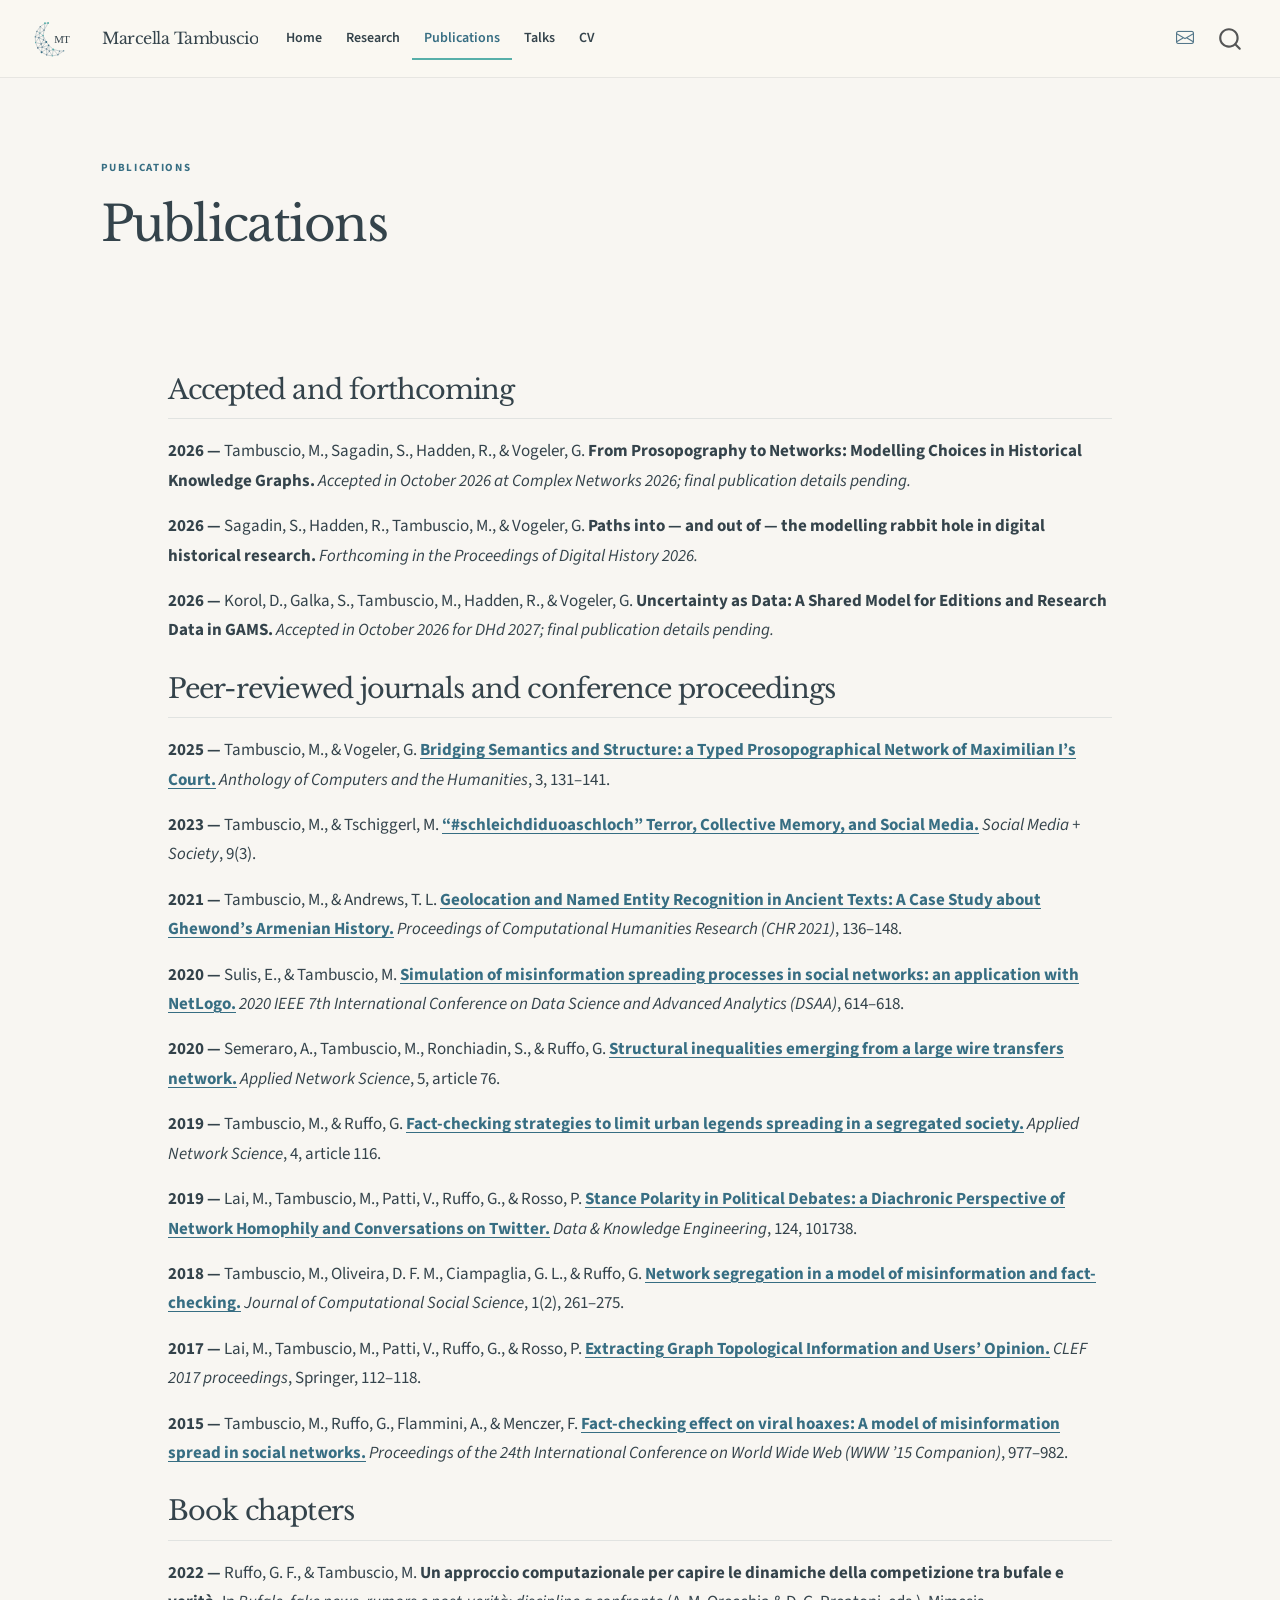
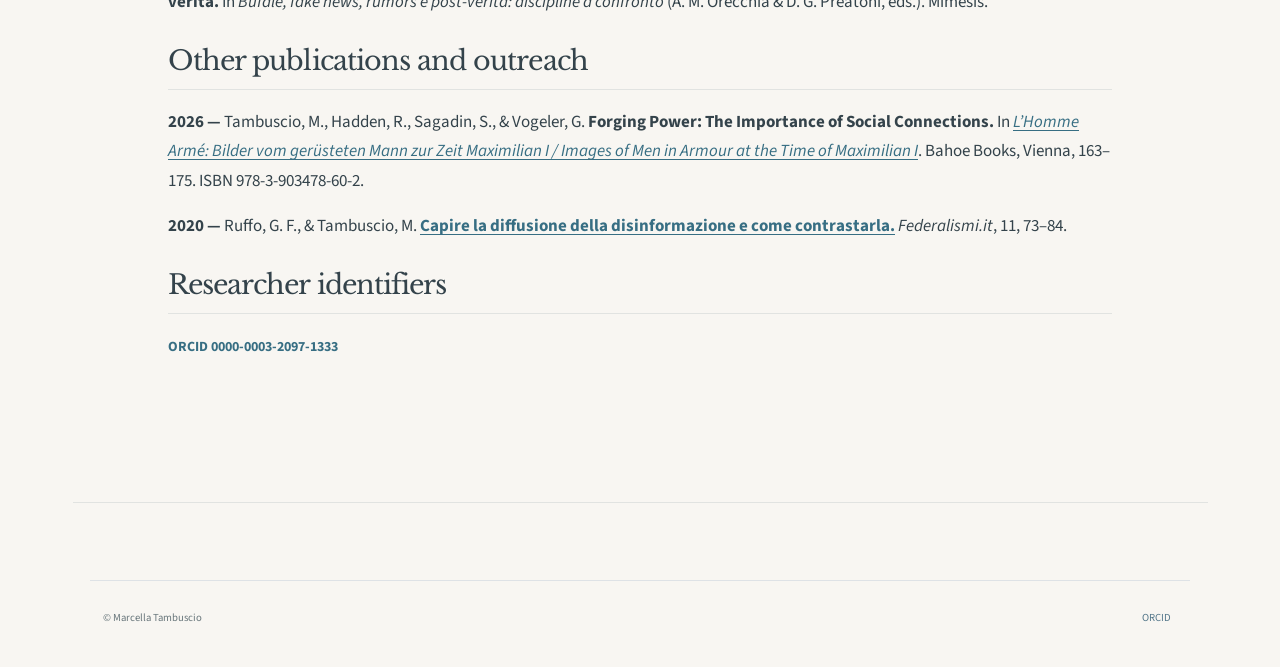
<file: publications.html>
<!DOCTYPE html>
<html xmlns="http://www.w3.org/1999/xhtml" lang="en" xml:lang="en"><head>

<meta charset="utf-8">
<meta name="generator" content="quarto-1.10.19">

<meta name="viewport" content="width=device-width, initial-scale=1.0, user-scalable=yes">


<title>Publications – Marcella Tambuscio</title>
<style>
/* Default styles provided by pandoc.
** See https://pandoc.org/MANUAL.html#variables-for-html for config info.
*/
span.smallcaps{font-variant: small-caps;}
div.columns{display: flex; gap: 1.5em;}
div.column{flex: auto;}
@media screen {
div.columns{gap: min(4vw, 1.5em);}
div.column{overflow-x: auto;}
}
div.hanging-indent{margin-left: 1.5em; text-indent: -1.5em;}
ul.task-list{list-style: none;}
ul.task-list li input[type="checkbox"] {
  width: 0.8em;
  margin: 0 0.8em 0.2em -1em; /* quarto-specific, see https://github.com/quarto-dev/quarto-cli/issues/4556 */ 
  vertical-align: middle;
}
</style>


<script src="site_libs/quarto-nav/quarto-nav.js"></script>
<script src="site_libs/quarto-nav/headroom.min.js"></script>
<script src="site_libs/clipboard/clipboard.min.js"></script>
<script src="site_libs/quarto-search/autocomplete.umd.js"></script>
<script src="site_libs/quarto-search/fuse.min.js"></script>
<script src="site_libs/quarto-search/quarto-search.js"></script>
<meta name="quarto:offset" content="./">
<link href="./assets/favicon.svg" rel="icon" type="image/svg+xml">
<script src="site_libs/quarto-html/quarto.js" type="module"></script>
<script src="site_libs/quarto-html/tabsets/tabsets.js" type="module"></script>
<script src="site_libs/quarto-html/popper.min.js"></script>
<script src="site_libs/quarto-html/tippy.umd.min.js"></script>
<script src="site_libs/quarto-html/anchor.min.js"></script>
<link href="site_libs/quarto-html/tippy.css" rel="stylesheet">
<link href="site_libs/quarto-html/quarto-syntax-highlighting-bf27225e3a48a9273f3daa8f8e829971.css" rel="stylesheet" id="quarto-text-highlighting-styles">
<script src="site_libs/bootstrap/bootstrap.min.js"></script>
<link href="site_libs/bootstrap/bootstrap-icons.css" rel="stylesheet">
<link href="site_libs/bootstrap/bootstrap-eec307e917b34aa638387cc2dadd3fce.min.css" rel="stylesheet" append-hash="true" id="quarto-bootstrap" data-mode="light">
<script id="quarto-search-options" type="application/json">{
  "location": "navbar",
  "copy-button": false,
  "collapse-after": 3,
  "panel-placement": "end",
  "type": "overlay",
  "limit": 50,
  "keyboard-shortcut": [
    "f",
    "/",
    "s"
  ],
  "show-item-context": false,
  "language": {
    "search-no-results-text": "No results",
    "search-matching-documents-text": "matching documents",
    "search-copy-link-title": "Copy link to search",
    "search-hide-matches-text": "Hide additional matches",
    "search-more-match-text": "more match in this document",
    "search-more-matches-text": "more matches in this document",
    "search-clear-button-title": "Clear",
    "search-text-placeholder": "",
    "search-detached-cancel-button-title": "Cancel",
    "search-submit-button-title": "Submit",
    "search-label": "Search"
  }
}</script>
<style>html{ scroll-behavior: smooth; }</style>


<link rel="stylesheet" href="styles.css">
</head>

<body class="nav-fixed quarto-light">

<div id="quarto-search-results"></div>
  <header id="quarto-header" class="headroom fixed-top">
    <nav class="navbar navbar-expand-lg " data-bs-theme="dark">
      <div class="navbar-container container-fluid">
      <div class="navbar-brand-container mx-auto">
    <a href="./index.html" class="navbar-brand navbar-brand-logo">
    <img src="./assets/logo-moon-mt.svg" alt="MT monogram formed by a network crescent" class="navbar-logo light-content">
    <img src="./assets/logo-moon-mt.svg" alt="MT monogram formed by a network crescent" class="navbar-logo dark-content">
    </a>
    <a class="navbar-brand" href="./index.html">
    <span class="navbar-title">Marcella Tambuscio</span>
    </a>
  </div>
            <div id="quarto-search" class="" title="Search"></div>
          <button class="navbar-toggler" type="button" data-bs-toggle="collapse" data-bs-target="#navbarCollapse" aria-controls="navbarCollapse" role="menu" aria-expanded="false" aria-label="Toggle navigation" onclick="if (window.quartoToggleHeadroom) { window.quartoToggleHeadroom(); }">
  <span class="navbar-toggler-icon"></span>
</button>
          <div class="collapse navbar-collapse" id="navbarCollapse">
            <ul class="navbar-nav navbar-nav-scroll me-auto">
  <li class="nav-item">
    <a class="nav-link" href="./index.html"> 
<span class="menu-text">Home</span></a>
  </li>  
  <li class="nav-item">
    <a class="nav-link" href="./research.html"> 
<span class="menu-text">Research</span></a>
  </li>  
  <li class="nav-item">
    <a class="nav-link active" href="./publications.html" aria-current="page"> 
<span class="menu-text">Publications</span></a>
  </li>  
  <li class="nav-item">
    <a class="nav-link" href="./talks.html"> 
<span class="menu-text">Talks</span></a>
  </li>  
  <li class="nav-item">
    <a class="nav-link" href="./cv.html"> 
<span class="menu-text">CV</span></a>
  </li>  
</ul>
            <ul class="navbar-nav navbar-nav-scroll ms-auto">
  <li class="nav-item compact">
    <a class="nav-link" href="mailto:marcella.tambuscio@uni-graz.at"> <i class="bi bi-envelope" role="img" aria-label="Email">
</i> 
<span class="menu-text"></span></a>
  </li>  
</ul>
          </div> <!-- /navcollapse -->
            <div class="quarto-navbar-tools">
</div>
      </div> <!-- /container-fluid -->
    </nav>
</header>
<!-- content -->
<div id="quarto-content" class="quarto-container page-columns page-rows-contents page-layout-full page-navbar">
<!-- sidebar -->
<!-- margin-sidebar -->
    
<!-- main -->
<main class="content column-page" id="quarto-document-content">

<header id="title-block-header" class="quarto-title-block default">
<div class="quarto-title">
<h1 class="title">Publications</h1>
<p class="subtitle lead">Journal articles, proceedings, chapters and other publications</p>
</div>



<div class="quarto-title-meta column-page">

    
  
    
  </div>
  


</header>


<div class="page-intro">
<div class="section-label">
PUBLICATIONS
</div>
<section id="publications" class="level1">
<h1>Publications</h1>
<div class="site-section bibliography-page">
<section id="accepted-and-forthcoming" class="level2">
<h2 class="anchored" data-anchor-id="accepted-and-forthcoming">Accepted and forthcoming</h2>
<p><strong>2026 —</strong> Tambuscio, M., Sagadin, S., Hadden, R., &amp; Vogeler, G. <strong>From Prosopography to Networks: Modelling Choices in Historical Knowledge Graphs.</strong> <em>Accepted in October 2026 at Complex Networks 2026; final publication details pending.</em></p>
<p><strong>2026 —</strong> Sagadin, S., Hadden, R., Tambuscio, M., &amp; Vogeler, G. <strong>Paths into — and out of — the modelling rabbit hole in digital historical research.</strong> <em>Forthcoming in the Proceedings of Digital History 2026.</em></p>
<p><strong>2026 —</strong> Korol, D., Galka, S., Tambuscio, M., Hadden, R., &amp; Vogeler, G. <strong>Uncertainty as Data: A Shared Model for Editions and Research Data in GAMS.</strong> <em>Accepted in October 2026 for DHd 2027; final publication details pending.</em></p>
</section>
<section id="peer-reviewed-journals-and-conference-proceedings" class="level2">
<h2 class="anchored" data-anchor-id="peer-reviewed-journals-and-conference-proceedings">Peer-reviewed journals and conference proceedings</h2>
<p><strong>2025 —</strong> Tambuscio, M., &amp; Vogeler, G. <a href="https://doi.org/10.63744/eWebTidsVFzV"><strong>Bridging Semantics and Structure: a Typed Prosopographical Network of Maximilian I’s Court.</strong></a> <em>Anthology of Computers and the Humanities</em>, 3, 131–141.</p>
<p><strong>2023 —</strong> Tambuscio, M., &amp; Tschiggerl, M. <a href="https://doi.org/10.1177/20563051231186365"><strong>“#schleichdiduoaschloch” Terror, Collective Memory, and Social Media.</strong></a> <em>Social Media + Society</em>, 9(3).</p>
<p><strong>2021 —</strong> Tambuscio, M., &amp; Andrews, T. L. <a href="https://ceur-ws.org/Vol-2989/short_paper28.pdf"><strong>Geolocation and Named Entity Recognition in Ancient Texts: A Case Study about Ghewond’s Armenian History.</strong></a> <em>Proceedings of Computational Humanities Research (CHR 2021)</em>, 136–148.</p>
<p><strong>2020 —</strong> Sulis, E., &amp; Tambuscio, M. <a href="https://doi.org/10.1109/DSAA49011.2020.00086"><strong>Simulation of misinformation spreading processes in social networks: an application with NetLogo.</strong></a> <em>2020 IEEE 7th International Conference on Data Science and Advanced Analytics (DSAA)</em>, 614–618.</p>
<p><strong>2020 —</strong> Semeraro, A., Tambuscio, M., Ronchiadin, S., &amp; Ruffo, G. <a href="https://doi.org/10.1007/s41109-020-00314-x"><strong>Structural inequalities emerging from a large wire transfers network.</strong></a> <em>Applied Network Science</em>, 5, article 76.</p>
<p><strong>2019 —</strong> Tambuscio, M., &amp; Ruffo, G. <a href="https://doi.org/10.1007/s41109-019-0233-1"><strong>Fact-checking strategies to limit urban legends spreading in a segregated society.</strong></a> <em>Applied Network Science</em>, 4, article 116.</p>
<p><strong>2019 —</strong> Lai, M., Tambuscio, M., Patti, V., Ruffo, G., &amp; Rosso, P. <a href="https://doi.org/10.1016/j.datak.2019.101738"><strong>Stance Polarity in Political Debates: a Diachronic Perspective of Network Homophily and Conversations on Twitter.</strong></a> <em>Data &amp; Knowledge Engineering</em>, 124, 101738.</p>
<p><strong>2018 —</strong> Tambuscio, M., Oliveira, D. F. M., Ciampaglia, G. L., &amp; Ruffo, G. <a href="https://doi.org/10.1007/s42001-018-0018-9"><strong>Network segregation in a model of misinformation and fact-checking.</strong></a> <em>Journal of Computational Social Science</em>, 1(2), 261–275.</p>
<p><strong>2017 —</strong> Lai, M., Tambuscio, M., Patti, V., Ruffo, G., &amp; Rosso, P. <a href="https://doi.org/10.1007/978-3-319-65813-1_10"><strong>Extracting Graph Topological Information and Users’ Opinion.</strong></a> <em>CLEF 2017 proceedings</em>, Springer, 112–118.</p>
<p><strong>2015 —</strong> Tambuscio, M., Ruffo, G., Flammini, A., &amp; Menczer, F. <a href="https://doi.org/10.1145/2740908.2742572"><strong>Fact-checking effect on viral hoaxes: A model of misinformation spread in social networks.</strong></a> <em>Proceedings of the 24th International Conference on World Wide Web (WWW ’15 Companion)</em>, 977–982.</p>
</section>
<section id="book-chapters" class="level2">
<h2 class="anchored" data-anchor-id="book-chapters">Book chapters</h2>
<p><strong>2022 —</strong> Ruffo, G. F., &amp; Tambuscio, M. <strong>Un approccio computazionale per capire le dinamiche della competizione tra bufale e verità.</strong> In <em>Bufale, fake news, rumors e post-verità: discipline a confronto</em> (A. M. Orecchia &amp; D. G. Preatoni, eds.). Mimesis.</p>
</section>
<section id="other-publications-and-outreach" class="level2">
<h2 class="anchored" data-anchor-id="other-publications-and-outreach">Other publications and outreach</h2>
<p><strong>2026 —</strong> Tambuscio, M., Hadden, R., Sagadin, S., &amp; Vogeler, G. <strong>Forging Power: The Importance of Social Connections.</strong> In <a href="https://www.bahoebooks.net/buch/lhomme-arme/"><em>L’Homme Armé: Bilder vom gerüsteten Mann zur Zeit Maximilian I / Images of Men in Armour at the Time of Maximilian I</em></a>. Bahoe Books, Vienna, 163–175. ISBN 978-3-903478-60-2.</p>
<!--
**2026 —** Galka, S., Tambuscio, M., Wissman, R., & Vogeler, G. **Modeling Networks of Musical Knowledge: A Prosopographical Data Model and First Analyses and Visualizations of Tartini’s “Scuola delle Nazioni”.**

Uncomment once a publication venue or public manuscript is available; currently documented as a conference contribution.
-->
<p><strong>2020 —</strong> Ruffo, G. F., &amp; Tambuscio, M. <a href="https://www.federalismi.it/nv14/articolo-documento.cfm?Artid=42113"><strong>Capire la diffusione della disinformazione e come contrastarla.</strong></a> <em>Federalismi.it</em>, 11, 73–84.</p>
</section>
<section id="researcher-identifiers" class="level2">
<h2 class="anchored" data-anchor-id="researcher-identifiers">Researcher identifiers</h2>
<p><a href="https://orcid.org/0000-0003-2097-1333" class="text-link">ORCID 0000-0003-2097-1333</a></p>
</section>
</div>


</section>
</div>

<a onclick="window.scrollTo(0, 0); return false;" role="button" id="quarto-back-to-top"><i class="bi bi-arrow-up"></i> Back to top</a></main> <!-- /main -->
<script id="quarto-html-after-body" type="application/javascript">
  window.document.addEventListener("DOMContentLoaded", function (event) {
    const icon = "";
    const anchorJS = new window.AnchorJS();
    anchorJS.options = {
      placement: 'right',
      icon: icon
    };
    anchorJS.add('.anchored');
    const isCodeAnnotation = (el) => {
      for (const clz of el.classList) {
        if (clz.startsWith('code-annotation-')) {                     
          return true;
        }
      }
      return false;
    }
    const onCopySuccess = function(e) {
      // button target
      const button = e.trigger;
      // don't keep focus
      button.blur();
      // flash "checked"
      button.classList.add('code-copy-button-checked');
      var currentTitle = button.getAttribute("title");
      button.setAttribute("title", "Copied!");
      let tooltip;
      if (window.bootstrap) {
        button.setAttribute("data-bs-toggle", "tooltip");
        button.setAttribute("data-bs-placement", "left");
        button.setAttribute("data-bs-title", "Copied!");
        tooltip = new bootstrap.Tooltip(button, 
          { trigger: "manual", 
            customClass: "code-copy-button-tooltip",
            offset: [0, -8]});
        tooltip.show();    
      }
      setTimeout(function() {
        if (tooltip) {
          tooltip.hide();
          button.removeAttribute("data-bs-title");
          button.removeAttribute("data-bs-toggle");
          button.removeAttribute("data-bs-placement");
        }
        button.setAttribute("title", currentTitle);
        button.classList.remove('code-copy-button-checked');
      }, 1000);
      // clear code selection
      e.clearSelection();
    }
    const getTextToCopy = function(trigger) {
      const outerScaffold = trigger.parentElement.cloneNode(true);
      const codeEl = outerScaffold.querySelector('code');
      for (const childEl of codeEl.children) {
        if (isCodeAnnotation(childEl)) {
          childEl.remove();
        }
      }
      return codeEl.innerText;
    }
    const clipboard = new window.ClipboardJS('.code-copy-button:not([data-in-quarto-modal])', {
      text: getTextToCopy
    });
    clipboard.on('success', onCopySuccess);
    if (window.document.getElementById('quarto-embedded-source-code-modal')) {
      const clipboardModal = new window.ClipboardJS('.code-copy-button[data-in-quarto-modal]', {
        text: getTextToCopy,
        container: window.document.getElementById('quarto-embedded-source-code-modal')
      });
      clipboardModal.on('success', onCopySuccess);
    }
      var localhostRegex = new RegExp(/^(?:http|https):\/\/localhost\:?[0-9]*\//);
      var mailtoRegex = new RegExp(/^mailto:/);
        var filterRegex = new RegExp("https:\/\/mtambuscio\.github\.io");
      var isInternal = (href) => {
          return filterRegex.test(href) || localhostRegex.test(href) || mailtoRegex.test(href);
      }
      // Inspect non-navigation links and adorn them if external
     var links = window.document.querySelectorAll('a[href]:not(.nav-link):not(.navbar-brand):not(.toc-action):not(.sidebar-link):not(.sidebar-item-toggle):not(.pagination-link):not(.no-external):not([aria-hidden]):not(.dropdown-item):not(.quarto-navigation-tool):not(.about-link)');
      for (var i=0; i<links.length; i++) {
        const link = links[i];
        if (!isInternal(link.href)) {
          // undo the damage that might have been done by quarto-nav.js in the case of
          // links that we want to consider external
          if (link.dataset.originalHref !== undefined) {
            link.href = link.dataset.originalHref;
          }
            // target, if specified
            link.setAttribute("target", "_blank");
            if (link.getAttribute("rel") === null) {
              link.setAttribute("rel", "noopener");
            }
        }
      }
    function tippyHover(el, contentFn, onTriggerFn, onUntriggerFn) {
      const config = {
        allowHTML: true,
        maxWidth: 500,
        delay: 100,
        arrow: false,
        appendTo: function(el) {
            return el.parentElement;
        },
        interactive: true,
        interactiveBorder: 10,
        theme: 'quarto',
        placement: 'bottom-start',
      };
      if (contentFn) {
        config.content = contentFn;
      }
      if (onTriggerFn) {
        config.onTrigger = onTriggerFn;
      }
      if (onUntriggerFn) {
        config.onUntrigger = onUntriggerFn;
      }
      window.tippy(el, config); 
    }
    const noterefs = window.document.querySelectorAll('a[role="doc-noteref"]');
    for (var i=0; i<noterefs.length; i++) {
      const ref = noterefs[i];
      tippyHover(ref, function() {
        // use id or data attribute instead here
        let href = ref.getAttribute('data-footnote-href') || ref.getAttribute('href');
        try { href = new URL(href).hash; } catch {}
        const id = href.replace(/^#\/?/, "");
        const note = window.document.getElementById(id);
        if (note) {
          return note.innerHTML;
        } else {
          return "";
        }
      });
    }
    const xrefs = window.document.querySelectorAll('a.quarto-xref');
    const processXRef = (id, note) => {
      // Strip column container classes
      const stripColumnClz = (el) => {
        el.classList.remove("page-full", "page-columns");
        if (el.children) {
          for (const child of el.children) {
            stripColumnClz(child);
          }
        }
      }
      stripColumnClz(note)
      if (id === null || id.startsWith('sec-')) {
        // Special case sections, only their first couple elements
        const container = document.createElement("div");
        if (note.children && note.children.length > 2) {
          container.appendChild(note.children[0].cloneNode(true));
          for (let i = 1; i < note.children.length; i++) {
            const child = note.children[i];
            if (child.tagName === "P" && child.innerText === "") {
              continue;
            } else {
              container.appendChild(child.cloneNode(true));
              break;
            }
          }
          if (window.Quarto?.typesetMath) {
            window.Quarto.typesetMath(container);
          }
          return container.innerHTML
        } else {
          if (window.Quarto?.typesetMath) {
            window.Quarto.typesetMath(note);
          }
          return note.innerHTML;
        }
      } else {
        // Remove any anchor links if they are present
        const anchorLink = note.querySelector('a.anchorjs-link');
        if (anchorLink) {
          anchorLink.remove();
        }
        if (window.Quarto?.typesetMath) {
          window.Quarto.typesetMath(note);
        }
        if (note.classList.contains("callout")) {
          return note.outerHTML;
        } else {
          return note.innerHTML;
        }
      }
    }
    for (var i=0; i<xrefs.length; i++) {
      const xref = xrefs[i];
      tippyHover(xref, undefined, function(instance) {
        instance.disable();
        let url = xref.getAttribute('href');
        let hash = undefined; 
        if (url.startsWith('#')) {
          hash = url;
        } else {
          try { hash = new URL(url).hash; } catch {}
        }
        if (hash) {
          const id = hash.replace(/^#\/?/, "");
          const note = window.document.getElementById(id);
          if (note !== null) {
            try {
              const html = processXRef(id, note.cloneNode(true));
              instance.setContent(html);
            } finally {
              instance.enable();
              instance.show();
            }
          } else {
            // See if we can fetch this
            fetch(url.split('#')[0])
            .then(res => res.text())
            .then(html => {
              const parser = new DOMParser();
              const htmlDoc = parser.parseFromString(html, "text/html");
              const note = htmlDoc.getElementById(id);
              if (note !== null) {
                const html = processXRef(id, note);
                instance.setContent(html);
              } 
            }).finally(() => {
              instance.enable();
              instance.show();
            });
          }
        } else {
          // See if we can fetch a full url (with no hash to target)
          // This is a special case and we should probably do some content thinning / targeting
          fetch(url)
          .then(res => res.text())
          .then(html => {
            const parser = new DOMParser();
            const htmlDoc = parser.parseFromString(html, "text/html");
            const note = htmlDoc.querySelector('main.content');
            if (note !== null) {
              // This should only happen for chapter cross references
              // (since there is no id in the URL)
              // remove the first header
              if (note.children.length > 0 && note.children[0].tagName === "HEADER") {
                note.children[0].remove();
              }
              const html = processXRef(null, note);
              instance.setContent(html);
            } 
          }).finally(() => {
            instance.enable();
            instance.show();
          });
        }
      }, function(instance) {
      });
    }
        let selectedAnnoteEl;
        const selectorForAnnotation = ( cell, annotation) => {
          let cellAttr = 'data-code-cell="' + cell + '"';
          let lineAttr = 'data-code-annotation="' +  annotation + '"';
          const selector = 'span[' + cellAttr + '][' + lineAttr + ']';
          return selector;
        }
        const selectCodeLines = (annoteEl) => {
          const doc = window.document;
          const targetCell = annoteEl.getAttribute("data-target-cell");
          const targetAnnotation = annoteEl.getAttribute("data-target-annotation");
          const annoteSpan = window.document.querySelector(selectorForAnnotation(targetCell, targetAnnotation));
          const lines = annoteSpan.getAttribute("data-code-lines").split(",");
          const lineIds = lines.map((line) => {
            return targetCell + "-" + line;
          })
          let top = null;
          let height = null;
          let parent = null;
          if (lineIds.length > 0) {
              //compute the position of the single el (top and bottom and make a div)
              const el = window.document.getElementById(lineIds[0]);
              top = el.offsetTop;
              height = el.offsetHeight;
              parent = el.parentElement.parentElement;
            if (lineIds.length > 1) {
              const lastEl = window.document.getElementById(lineIds[lineIds.length - 1]);
              const bottom = lastEl.offsetTop + lastEl.offsetHeight;
              height = bottom - top;
            }
            if (top !== null && height !== null && parent !== null) {
              // cook up a div (if necessary) and position it 
              let div = window.document.getElementById("code-annotation-line-highlight");
              if (div === null) {
                div = window.document.createElement("div");
                div.setAttribute("id", "code-annotation-line-highlight");
                div.style.position = 'absolute';
                parent.appendChild(div);
              }
              div.style.top = top - 2 + "px";
              div.style.height = height + 4 + "px";
              div.style.left = 0;
              let gutterDiv = window.document.getElementById("code-annotation-line-highlight-gutter");
              if (gutterDiv === null) {
                gutterDiv = window.document.createElement("div");
                gutterDiv.setAttribute("id", "code-annotation-line-highlight-gutter");
                gutterDiv.style.position = 'absolute';
                const codeCell = window.document.getElementById(targetCell);
                const gutter = codeCell.querySelector('.code-annotation-gutter');
                gutter.appendChild(gutterDiv);
              }
              gutterDiv.style.top = top - 2 + "px";
              gutterDiv.style.height = height + 4 + "px";
            }
            selectedAnnoteEl = annoteEl;
          }
        };
        const unselectCodeLines = () => {
          const elementsIds = ["code-annotation-line-highlight", "code-annotation-line-highlight-gutter"];
          elementsIds.forEach((elId) => {
            const div = window.document.getElementById(elId);
            if (div) {
              div.remove();
            }
          });
          selectedAnnoteEl = undefined;
        };
          // Handle positioning of the toggle
      window.addEventListener(
        "resize",
        throttle(() => {
          elRect = undefined;
          if (selectedAnnoteEl) {
            selectCodeLines(selectedAnnoteEl);
          }
        }, 10)
      );
      function throttle(fn, ms) {
      let throttle = false;
      let timer;
        return (...args) => {
          if(!throttle) { // first call gets through
              fn.apply(this, args);
              throttle = true;
          } else { // all the others get throttled
              if(timer) clearTimeout(timer); // cancel #2
              timer = setTimeout(() => {
                fn.apply(this, args);
                timer = throttle = false;
              }, ms);
          }
        };
      }
        // Attach click handler to the DT
        const annoteDls = window.document.querySelectorAll('dt[data-target-cell]');
        for (const annoteDlNode of annoteDls) {
          annoteDlNode.addEventListener('click', (event) => {
            const clickedEl = event.target;
            if (clickedEl !== selectedAnnoteEl) {
              unselectCodeLines();
              const activeEl = window.document.querySelector('dt[data-target-cell].code-annotation-active');
              if (activeEl) {
                activeEl.classList.remove('code-annotation-active');
              }
              selectCodeLines(clickedEl);
              clickedEl.classList.add('code-annotation-active');
            } else {
              // Unselect the line
              unselectCodeLines();
              clickedEl.classList.remove('code-annotation-active');
            }
          });
        }
    const findCites = (el) => {
      const parentEl = el.parentElement;
      if (parentEl) {
        const cites = parentEl.dataset.cites;
        if (cites) {
          return {
            el,
            cites: cites.split(' ')
          };
        } else {
          return findCites(el.parentElement)
        }
      } else {
        return undefined;
      }
    };
    var bibliorefs = window.document.querySelectorAll('a[role="doc-biblioref"]');
    for (var i=0; i<bibliorefs.length; i++) {
      const ref = bibliorefs[i];
      const citeInfo = findCites(ref);
      if (citeInfo) {
        tippyHover(citeInfo.el, function() {
          var popup = window.document.createElement('div');
          citeInfo.cites.forEach(function(cite) {
            var citeDiv = window.document.createElement('div');
            citeDiv.classList.add('hanging-indent');
            citeDiv.classList.add('csl-entry');
            var biblioDiv = window.document.getElementById('ref-' + cite);
            if (biblioDiv) {
              citeDiv.innerHTML = biblioDiv.innerHTML;
            }
            popup.appendChild(citeDiv);
          });
          return popup.innerHTML;
        });
      }
    }
  });
  </script>
</div> <!-- /content -->
<footer class="footer">
  <div class="nav-footer">
    <div class="nav-footer-left">
<p>© Marcella Tambuscio</p>
</div>   
    <div class="nav-footer-center">
      &nbsp;
    </div>
    <div class="nav-footer-right">
      <ul class="footer-items list-unstyled">
    <li class="nav-item">
    <a class="nav-link" href="https://orcid.org/0000-0003-2097-1333">
<p>ORCID</p>
</a>
  </li>  
</ul>
    </div>
  </div>
</footer>




<script src="site_libs/quarto-html/zenscroll-min.js"></script>
</body></html>
</file>
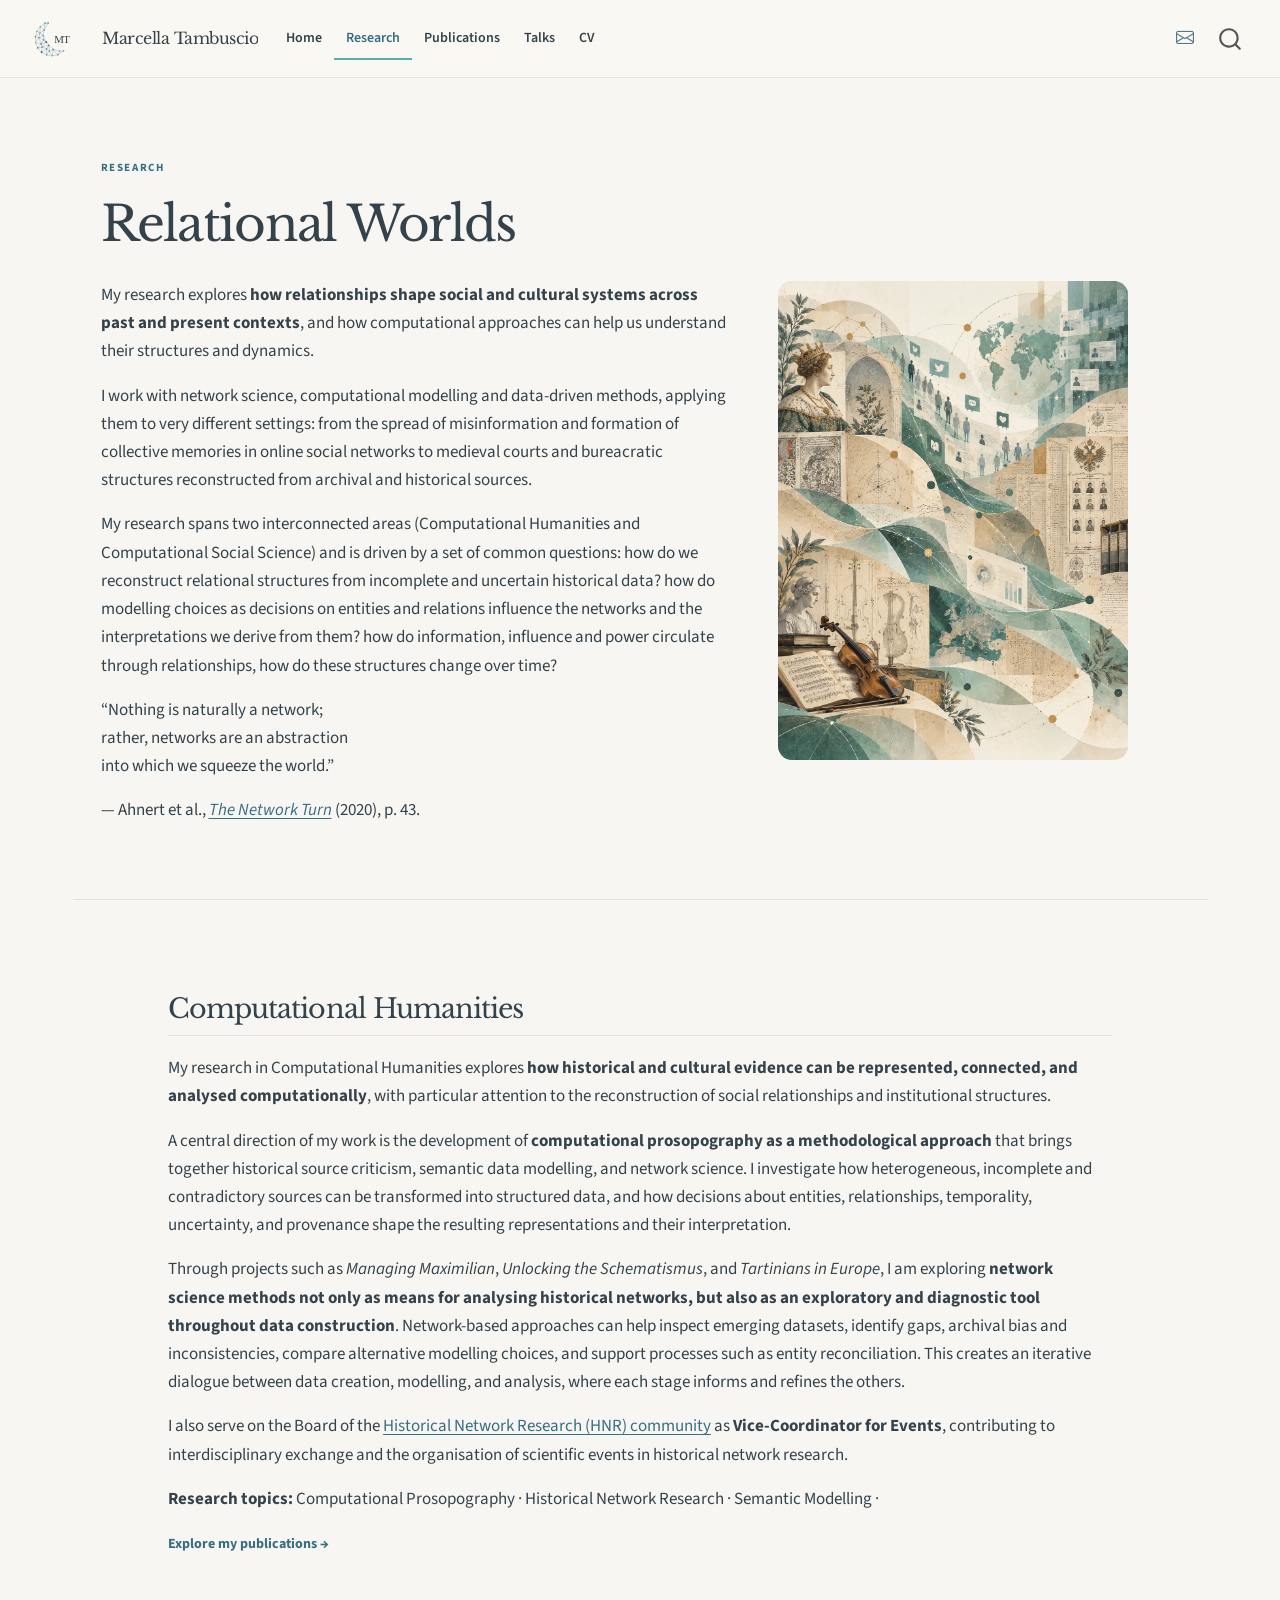
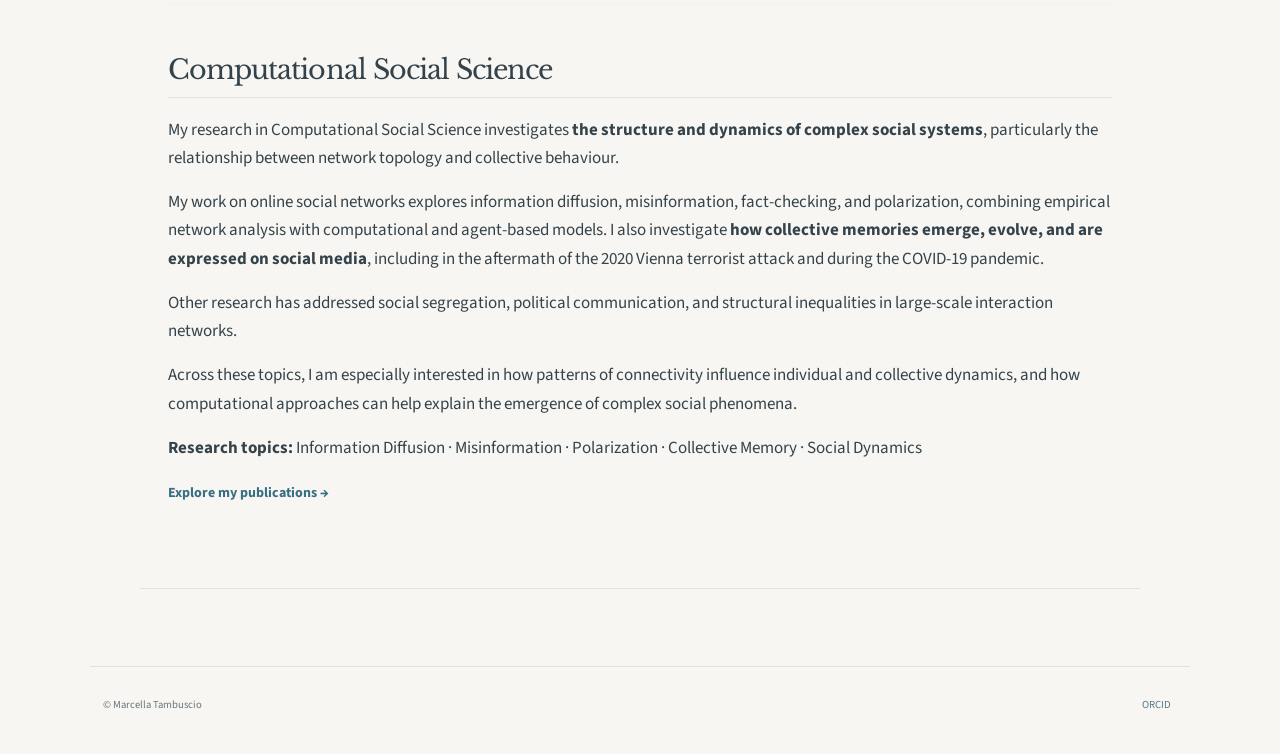
<file: research.html>
<!DOCTYPE html>
<html xmlns="http://www.w3.org/1999/xhtml" lang="en" xml:lang="en"><head>

<meta charset="utf-8">
<meta name="generator" content="quarto-1.10.19">

<meta name="viewport" content="width=device-width, initial-scale=1.0, user-scalable=yes">


<title>Research – Marcella Tambuscio</title>
<style>
/* Default styles provided by pandoc.
** See https://pandoc.org/MANUAL.html#variables-for-html for config info.
*/
span.smallcaps{font-variant: small-caps;}
div.columns{display: flex; gap: 1.5em;}
div.column{flex: auto;}
@media screen {
div.columns{gap: min(4vw, 1.5em);}
div.column{overflow-x: auto;}
}
div.hanging-indent{margin-left: 1.5em; text-indent: -1.5em;}
ul.task-list{list-style: none;}
ul.task-list li input[type="checkbox"] {
  width: 0.8em;
  margin: 0 0.8em 0.2em -1em; /* quarto-specific, see https://github.com/quarto-dev/quarto-cli/issues/4556 */ 
  vertical-align: middle;
}
</style>


<script src="site_libs/quarto-nav/quarto-nav.js"></script>
<script src="site_libs/quarto-nav/headroom.min.js"></script>
<script src="site_libs/clipboard/clipboard.min.js"></script>
<script src="site_libs/quarto-search/autocomplete.umd.js"></script>
<script src="site_libs/quarto-search/fuse.min.js"></script>
<script src="site_libs/quarto-search/quarto-search.js"></script>
<meta name="quarto:offset" content="./">
<link href="./assets/favicon.svg" rel="icon" type="image/svg+xml">
<script src="site_libs/quarto-html/quarto.js" type="module"></script>
<script src="site_libs/quarto-html/tabsets/tabsets.js" type="module"></script>
<script src="site_libs/quarto-html/popper.min.js"></script>
<script src="site_libs/quarto-html/tippy.umd.min.js"></script>
<script src="site_libs/quarto-html/anchor.min.js"></script>
<link href="site_libs/quarto-html/tippy.css" rel="stylesheet">
<link href="site_libs/quarto-html/quarto-syntax-highlighting-bf27225e3a48a9273f3daa8f8e829971.css" rel="stylesheet" id="quarto-text-highlighting-styles">
<script src="site_libs/bootstrap/bootstrap.min.js"></script>
<link href="site_libs/bootstrap/bootstrap-icons.css" rel="stylesheet">
<link href="site_libs/bootstrap/bootstrap-eec307e917b34aa638387cc2dadd3fce.min.css" rel="stylesheet" append-hash="true" id="quarto-bootstrap" data-mode="light">
<script id="quarto-search-options" type="application/json">{
  "location": "navbar",
  "copy-button": false,
  "collapse-after": 3,
  "panel-placement": "end",
  "type": "overlay",
  "limit": 50,
  "keyboard-shortcut": [
    "f",
    "/",
    "s"
  ],
  "show-item-context": false,
  "language": {
    "search-no-results-text": "No results",
    "search-matching-documents-text": "matching documents",
    "search-copy-link-title": "Copy link to search",
    "search-hide-matches-text": "Hide additional matches",
    "search-more-match-text": "more match in this document",
    "search-more-matches-text": "more matches in this document",
    "search-clear-button-title": "Clear",
    "search-text-placeholder": "",
    "search-detached-cancel-button-title": "Cancel",
    "search-submit-button-title": "Submit",
    "search-label": "Search"
  }
}</script>
<style>html{ scroll-behavior: smooth; }</style>


<link rel="stylesheet" href="styles.css">
</head>

<body class="nav-fixed quarto-light">

<div id="quarto-search-results"></div>
  <header id="quarto-header" class="headroom fixed-top">
    <nav class="navbar navbar-expand-lg " data-bs-theme="dark">
      <div class="navbar-container container-fluid">
      <div class="navbar-brand-container mx-auto">
    <a href="./index.html" class="navbar-brand navbar-brand-logo">
    <img src="./assets/logo-moon-mt.svg" alt="MT monogram formed by a network crescent" class="navbar-logo light-content">
    <img src="./assets/logo-moon-mt.svg" alt="MT monogram formed by a network crescent" class="navbar-logo dark-content">
    </a>
    <a class="navbar-brand" href="./index.html">
    <span class="navbar-title">Marcella Tambuscio</span>
    </a>
  </div>
            <div id="quarto-search" class="" title="Search"></div>
          <button class="navbar-toggler" type="button" data-bs-toggle="collapse" data-bs-target="#navbarCollapse" aria-controls="navbarCollapse" role="menu" aria-expanded="false" aria-label="Toggle navigation" onclick="if (window.quartoToggleHeadroom) { window.quartoToggleHeadroom(); }">
  <span class="navbar-toggler-icon"></span>
</button>
          <div class="collapse navbar-collapse" id="navbarCollapse">
            <ul class="navbar-nav navbar-nav-scroll me-auto">
  <li class="nav-item">
    <a class="nav-link" href="./index.html"> 
<span class="menu-text">Home</span></a>
  </li>  
  <li class="nav-item">
    <a class="nav-link active" href="./research.html" aria-current="page"> 
<span class="menu-text">Research</span></a>
  </li>  
  <li class="nav-item">
    <a class="nav-link" href="./publications.html"> 
<span class="menu-text">Publications</span></a>
  </li>  
  <li class="nav-item">
    <a class="nav-link" href="./talks.html"> 
<span class="menu-text">Talks</span></a>
  </li>  
  <li class="nav-item">
    <a class="nav-link" href="./cv.html"> 
<span class="menu-text">CV</span></a>
  </li>  
</ul>
            <ul class="navbar-nav navbar-nav-scroll ms-auto">
  <li class="nav-item compact">
    <a class="nav-link" href="mailto:marcella.tambuscio@uni-graz.at"> <i class="bi bi-envelope" role="img" aria-label="Email">
</i> 
<span class="menu-text"></span></a>
  </li>  
</ul>
          </div> <!-- /navcollapse -->
            <div class="quarto-navbar-tools">
</div>
      </div> <!-- /container-fluid -->
    </nav>
</header>
<!-- content -->
<div id="quarto-content" class="quarto-container page-columns page-rows-contents page-layout-full page-navbar">
<!-- sidebar -->
<!-- margin-sidebar -->
    
<!-- main -->
<main class="content column-page" id="quarto-document-content">

<header id="title-block-header" class="quarto-title-block default">
<div class="quarto-title">
<h1 class="title">Research</h1>
</div>



<div class="quarto-title-meta column-page">

    
  
    
  </div>
  


</header>


<div class="page-intro">
<div class="section-label">
RESEARCH
</div>
<section id="relational-worlds" class="level1">
<h1>Relational Worlds</h1>
<div class="columns">
<div class="column" style="width:58%;">
<p>My research explores <strong>how relationships shape social and cultural systems across past and present contexts</strong>, and how computational approaches can help us understand their structures and dynamics.</p>
<p>I work with network science, computational modelling and data-driven methods, applying them to very different settings: from the spread of misinformation and formation of collective memories in online social networks to medieval courts and bureacratic structures reconstructed from archival and historical sources.</p>
<p>My research spans two interconnected areas (Computational Humanities and Computational Social Science) and is driven by a set of common questions: how do we reconstruct relational structures from incomplete and uncertain historical data? how do modelling choices as decisions on entities and relations influence the networks and the interpretations we derive from them? how do information, influence and power circulate through relationships, how do these structures change over time?</p>
<div class="research-quote">
<p>“Nothing is naturally a network;<br> rather, networks are an abstraction<br> into which we squeeze the world.”</p>
<p>— Ahnert et al., <a href="https://doi.org/10.1017/9781108866804"><em>The Network Turn</em></a> (2020), p.&nbsp;43.</p>
</div>
</div><div class="column" style="width:42%;">
<p><img src="assets/ai-relational-worlds.webp" alt="Illustration of historical and cultural connections" class="research-illustration"></p>
</div>
</div>
</section>
</div>
<div class="site-section research-detail">
<section id="computational-humanities" class="level2">
<h2 class="anchored" data-anchor-id="computational-humanities">Computational Humanities</h2>
<p>My research in Computational Humanities explores <strong>how historical and cultural evidence can be represented, connected, and analysed computationally</strong>, with particular attention to the reconstruction of social relationships and institutional structures.</p>
<p>A central direction of my work is the development of <strong>computational prosopography as a methodological approach</strong> that brings together historical source criticism, semantic data modelling, and network science. I investigate how heterogeneous, incomplete and contradictory sources can be transformed into structured data, and how decisions about entities, relationships, temporality, uncertainty, and provenance shape the resulting representations and their interpretation.</p>
<p>Through projects such as <em>Managing Maximilian</em>, <em>Unlocking the Schematismus</em>, and <em>Tartinians in Europe</em>, I am exploring <strong>network science methods not only as means for analysing historical networks, but also as an exploratory and diagnostic tool throughout data construction</strong>. Network-based approaches can help inspect emerging datasets, identify gaps, archival bias and inconsistencies, compare alternative modelling choices, and support processes such as entity reconciliation. This creates an iterative dialogue between data creation, modelling, and analysis, where each stage informs and refines the others.</p>
<p>I also serve on the Board of the <a href="https://historicalnetworkresearch.org/about/">Historical Network Research (HNR) community</a> as <strong>Vice-Coordinator for Events</strong>, contributing to interdisciplinary exchange and the organisation of scientific events in historical network research.</p>
<p><strong>Research topics:</strong> Computational Prosopography · Historical Network Research · Semantic Modelling ·</p>
<!--

**Selected Publications**

- Tambuscio, M., Sagadin, S., Hadden, R. & Vogeler, G. (2026).
  *From Prosopography to Networks: Modelling Choices in Historical Knowledge Graphs*.
  Accepted for publication.

- Tambuscio, M. & Vogeler, G. (2025).
  [*Bridging Semantics and Structure: a Typed Prosopographical Network of Maximilian I’s Court*](https://doi.org/10.63744/eWebTidsVFzV).
  *Anthology of Computers and the Humanities*, 3, 131–141.

- Tambuscio, M. & Andrews, T. L. (2021).
  [*Geolocation and Named Entity Recognition in Ancient Texts: A Case Study about Ghewond’s Armenian History*](https://ceur-ws.org/Vol-2989/short_paper28.pdf).
  *Proceedings of CHR 2021*, 136–148.  

### Selected projects

- [Managing Maximilian](projects/managing-maximilian.qmd) — modelling prosopographical data and relationships at the court of Maximilian I.
- [Unlocking the Schematismus](projects/schematismus.qmd) — investigating administrative and social structures in the Habsburg context.
- [Tartinians in Europe](projects/tartinians.qmd) — reconstructing relationships in eighteenth-century European musical culture.

-->
<p><a href="./publications.html" class="text-link">Explore my publications →</a></p>
<hr>
</section>
<section id="computational-social-science" class="level2">
<h2 class="anchored" data-anchor-id="computational-social-science">Computational Social Science</h2>
<p>My research in Computational Social Science investigates <strong>the structure and dynamics of complex social systems</strong>, particularly the relationship between network topology and collective behaviour.</p>
<p>My work on online social networks explores information diffusion, misinformation, fact-checking, and polarization, combining empirical network analysis with computational and agent-based models. I also investigate <strong>how collective memories emerge, evolve, and are expressed on social media</strong>, including in the aftermath of the 2020 Vienna terrorist attack and during the COVID-19 pandemic.</p>
<p>Other research has addressed social segregation, political communication, and structural inequalities in large-scale interaction networks.</p>
<p>Across these topics, I am especially interested in how patterns of connectivity influence individual and collective dynamics, and how computational approaches can help explain the emergence of complex social phenomena.</p>
<p><strong>Research topics:</strong> Information Diffusion · Misinformation · Polarization · Collective Memory · Social Dynamics</p>
<!--

### Selected Publications

- Tambuscio, Oliveira, Ciampaglia & Ruffo (2018). *Network Segregation in a Model of Misinformation and Fact Checking.*

- Tambuscio & Ruffo (2019). *Urban Legends Spreading in a Segregated Society.*

- Lai, Tambuscio, Patti, Ruffo & Rosso (2019). *Stance Polarity in Political Debates: A Diachronic Perspective of Network Homophily and Conversations on Twitter.*

- Semeraro, Tambuscio, Ronchiadin & Ruffo (2020). *Structural Inequalities Emerging from a Large Wire Transfers Network.*

- Tambuscio & Tschiggerl (2023). *“#schleichdiduoaschloch” Terror, Collective Memory, and Social Media.*

-->
<p><a href="./publications.html" class="text-link">Explore my publications →</a></p>
</section>
</div>



<a onclick="window.scrollTo(0, 0); return false;" role="button" id="quarto-back-to-top"><i class="bi bi-arrow-up"></i> Back to top</a></main> <!-- /main -->
<script id="quarto-html-after-body" type="application/javascript">
  window.document.addEventListener("DOMContentLoaded", function (event) {
    const icon = "";
    const anchorJS = new window.AnchorJS();
    anchorJS.options = {
      placement: 'right',
      icon: icon
    };
    anchorJS.add('.anchored');
    const isCodeAnnotation = (el) => {
      for (const clz of el.classList) {
        if (clz.startsWith('code-annotation-')) {                     
          return true;
        }
      }
      return false;
    }
    const onCopySuccess = function(e) {
      // button target
      const button = e.trigger;
      // don't keep focus
      button.blur();
      // flash "checked"
      button.classList.add('code-copy-button-checked');
      var currentTitle = button.getAttribute("title");
      button.setAttribute("title", "Copied!");
      let tooltip;
      if (window.bootstrap) {
        button.setAttribute("data-bs-toggle", "tooltip");
        button.setAttribute("data-bs-placement", "left");
        button.setAttribute("data-bs-title", "Copied!");
        tooltip = new bootstrap.Tooltip(button, 
          { trigger: "manual", 
            customClass: "code-copy-button-tooltip",
            offset: [0, -8]});
        tooltip.show();    
      }
      setTimeout(function() {
        if (tooltip) {
          tooltip.hide();
          button.removeAttribute("data-bs-title");
          button.removeAttribute("data-bs-toggle");
          button.removeAttribute("data-bs-placement");
        }
        button.setAttribute("title", currentTitle);
        button.classList.remove('code-copy-button-checked');
      }, 1000);
      // clear code selection
      e.clearSelection();
    }
    const getTextToCopy = function(trigger) {
      const outerScaffold = trigger.parentElement.cloneNode(true);
      const codeEl = outerScaffold.querySelector('code');
      for (const childEl of codeEl.children) {
        if (isCodeAnnotation(childEl)) {
          childEl.remove();
        }
      }
      return codeEl.innerText;
    }
    const clipboard = new window.ClipboardJS('.code-copy-button:not([data-in-quarto-modal])', {
      text: getTextToCopy
    });
    clipboard.on('success', onCopySuccess);
    if (window.document.getElementById('quarto-embedded-source-code-modal')) {
      const clipboardModal = new window.ClipboardJS('.code-copy-button[data-in-quarto-modal]', {
        text: getTextToCopy,
        container: window.document.getElementById('quarto-embedded-source-code-modal')
      });
      clipboardModal.on('success', onCopySuccess);
    }
      var localhostRegex = new RegExp(/^(?:http|https):\/\/localhost\:?[0-9]*\//);
      var mailtoRegex = new RegExp(/^mailto:/);
        var filterRegex = new RegExp("https:\/\/mtambuscio\.github\.io");
      var isInternal = (href) => {
          return filterRegex.test(href) || localhostRegex.test(href) || mailtoRegex.test(href);
      }
      // Inspect non-navigation links and adorn them if external
     var links = window.document.querySelectorAll('a[href]:not(.nav-link):not(.navbar-brand):not(.toc-action):not(.sidebar-link):not(.sidebar-item-toggle):not(.pagination-link):not(.no-external):not([aria-hidden]):not(.dropdown-item):not(.quarto-navigation-tool):not(.about-link)');
      for (var i=0; i<links.length; i++) {
        const link = links[i];
        if (!isInternal(link.href)) {
          // undo the damage that might have been done by quarto-nav.js in the case of
          // links that we want to consider external
          if (link.dataset.originalHref !== undefined) {
            link.href = link.dataset.originalHref;
          }
            // target, if specified
            link.setAttribute("target", "_blank");
            if (link.getAttribute("rel") === null) {
              link.setAttribute("rel", "noopener");
            }
        }
      }
    function tippyHover(el, contentFn, onTriggerFn, onUntriggerFn) {
      const config = {
        allowHTML: true,
        maxWidth: 500,
        delay: 100,
        arrow: false,
        appendTo: function(el) {
            return el.parentElement;
        },
        interactive: true,
        interactiveBorder: 10,
        theme: 'quarto',
        placement: 'bottom-start',
      };
      if (contentFn) {
        config.content = contentFn;
      }
      if (onTriggerFn) {
        config.onTrigger = onTriggerFn;
      }
      if (onUntriggerFn) {
        config.onUntrigger = onUntriggerFn;
      }
      window.tippy(el, config); 
    }
    const noterefs = window.document.querySelectorAll('a[role="doc-noteref"]');
    for (var i=0; i<noterefs.length; i++) {
      const ref = noterefs[i];
      tippyHover(ref, function() {
        // use id or data attribute instead here
        let href = ref.getAttribute('data-footnote-href') || ref.getAttribute('href');
        try { href = new URL(href).hash; } catch {}
        const id = href.replace(/^#\/?/, "");
        const note = window.document.getElementById(id);
        if (note) {
          return note.innerHTML;
        } else {
          return "";
        }
      });
    }
    const xrefs = window.document.querySelectorAll('a.quarto-xref');
    const processXRef = (id, note) => {
      // Strip column container classes
      const stripColumnClz = (el) => {
        el.classList.remove("page-full", "page-columns");
        if (el.children) {
          for (const child of el.children) {
            stripColumnClz(child);
          }
        }
      }
      stripColumnClz(note)
      if (id === null || id.startsWith('sec-')) {
        // Special case sections, only their first couple elements
        const container = document.createElement("div");
        if (note.children && note.children.length > 2) {
          container.appendChild(note.children[0].cloneNode(true));
          for (let i = 1; i < note.children.length; i++) {
            const child = note.children[i];
            if (child.tagName === "P" && child.innerText === "") {
              continue;
            } else {
              container.appendChild(child.cloneNode(true));
              break;
            }
          }
          if (window.Quarto?.typesetMath) {
            window.Quarto.typesetMath(container);
          }
          return container.innerHTML
        } else {
          if (window.Quarto?.typesetMath) {
            window.Quarto.typesetMath(note);
          }
          return note.innerHTML;
        }
      } else {
        // Remove any anchor links if they are present
        const anchorLink = note.querySelector('a.anchorjs-link');
        if (anchorLink) {
          anchorLink.remove();
        }
        if (window.Quarto?.typesetMath) {
          window.Quarto.typesetMath(note);
        }
        if (note.classList.contains("callout")) {
          return note.outerHTML;
        } else {
          return note.innerHTML;
        }
      }
    }
    for (var i=0; i<xrefs.length; i++) {
      const xref = xrefs[i];
      tippyHover(xref, undefined, function(instance) {
        instance.disable();
        let url = xref.getAttribute('href');
        let hash = undefined; 
        if (url.startsWith('#')) {
          hash = url;
        } else {
          try { hash = new URL(url).hash; } catch {}
        }
        if (hash) {
          const id = hash.replace(/^#\/?/, "");
          const note = window.document.getElementById(id);
          if (note !== null) {
            try {
              const html = processXRef(id, note.cloneNode(true));
              instance.setContent(html);
            } finally {
              instance.enable();
              instance.show();
            }
          } else {
            // See if we can fetch this
            fetch(url.split('#')[0])
            .then(res => res.text())
            .then(html => {
              const parser = new DOMParser();
              const htmlDoc = parser.parseFromString(html, "text/html");
              const note = htmlDoc.getElementById(id);
              if (note !== null) {
                const html = processXRef(id, note);
                instance.setContent(html);
              } 
            }).finally(() => {
              instance.enable();
              instance.show();
            });
          }
        } else {
          // See if we can fetch a full url (with no hash to target)
          // This is a special case and we should probably do some content thinning / targeting
          fetch(url)
          .then(res => res.text())
          .then(html => {
            const parser = new DOMParser();
            const htmlDoc = parser.parseFromString(html, "text/html");
            const note = htmlDoc.querySelector('main.content');
            if (note !== null) {
              // This should only happen for chapter cross references
              // (since there is no id in the URL)
              // remove the first header
              if (note.children.length > 0 && note.children[0].tagName === "HEADER") {
                note.children[0].remove();
              }
              const html = processXRef(null, note);
              instance.setContent(html);
            } 
          }).finally(() => {
            instance.enable();
            instance.show();
          });
        }
      }, function(instance) {
      });
    }
        let selectedAnnoteEl;
        const selectorForAnnotation = ( cell, annotation) => {
          let cellAttr = 'data-code-cell="' + cell + '"';
          let lineAttr = 'data-code-annotation="' +  annotation + '"';
          const selector = 'span[' + cellAttr + '][' + lineAttr + ']';
          return selector;
        }
        const selectCodeLines = (annoteEl) => {
          const doc = window.document;
          const targetCell = annoteEl.getAttribute("data-target-cell");
          const targetAnnotation = annoteEl.getAttribute("data-target-annotation");
          const annoteSpan = window.document.querySelector(selectorForAnnotation(targetCell, targetAnnotation));
          const lines = annoteSpan.getAttribute("data-code-lines").split(",");
          const lineIds = lines.map((line) => {
            return targetCell + "-" + line;
          })
          let top = null;
          let height = null;
          let parent = null;
          if (lineIds.length > 0) {
              //compute the position of the single el (top and bottom and make a div)
              const el = window.document.getElementById(lineIds[0]);
              top = el.offsetTop;
              height = el.offsetHeight;
              parent = el.parentElement.parentElement;
            if (lineIds.length > 1) {
              const lastEl = window.document.getElementById(lineIds[lineIds.length - 1]);
              const bottom = lastEl.offsetTop + lastEl.offsetHeight;
              height = bottom - top;
            }
            if (top !== null && height !== null && parent !== null) {
              // cook up a div (if necessary) and position it 
              let div = window.document.getElementById("code-annotation-line-highlight");
              if (div === null) {
                div = window.document.createElement("div");
                div.setAttribute("id", "code-annotation-line-highlight");
                div.style.position = 'absolute';
                parent.appendChild(div);
              }
              div.style.top = top - 2 + "px";
              div.style.height = height + 4 + "px";
              div.style.left = 0;
              let gutterDiv = window.document.getElementById("code-annotation-line-highlight-gutter");
              if (gutterDiv === null) {
                gutterDiv = window.document.createElement("div");
                gutterDiv.setAttribute("id", "code-annotation-line-highlight-gutter");
                gutterDiv.style.position = 'absolute';
                const codeCell = window.document.getElementById(targetCell);
                const gutter = codeCell.querySelector('.code-annotation-gutter');
                gutter.appendChild(gutterDiv);
              }
              gutterDiv.style.top = top - 2 + "px";
              gutterDiv.style.height = height + 4 + "px";
            }
            selectedAnnoteEl = annoteEl;
          }
        };
        const unselectCodeLines = () => {
          const elementsIds = ["code-annotation-line-highlight", "code-annotation-line-highlight-gutter"];
          elementsIds.forEach((elId) => {
            const div = window.document.getElementById(elId);
            if (div) {
              div.remove();
            }
          });
          selectedAnnoteEl = undefined;
        };
          // Handle positioning of the toggle
      window.addEventListener(
        "resize",
        throttle(() => {
          elRect = undefined;
          if (selectedAnnoteEl) {
            selectCodeLines(selectedAnnoteEl);
          }
        }, 10)
      );
      function throttle(fn, ms) {
      let throttle = false;
      let timer;
        return (...args) => {
          if(!throttle) { // first call gets through
              fn.apply(this, args);
              throttle = true;
          } else { // all the others get throttled
              if(timer) clearTimeout(timer); // cancel #2
              timer = setTimeout(() => {
                fn.apply(this, args);
                timer = throttle = false;
              }, ms);
          }
        };
      }
        // Attach click handler to the DT
        const annoteDls = window.document.querySelectorAll('dt[data-target-cell]');
        for (const annoteDlNode of annoteDls) {
          annoteDlNode.addEventListener('click', (event) => {
            const clickedEl = event.target;
            if (clickedEl !== selectedAnnoteEl) {
              unselectCodeLines();
              const activeEl = window.document.querySelector('dt[data-target-cell].code-annotation-active');
              if (activeEl) {
                activeEl.classList.remove('code-annotation-active');
              }
              selectCodeLines(clickedEl);
              clickedEl.classList.add('code-annotation-active');
            } else {
              // Unselect the line
              unselectCodeLines();
              clickedEl.classList.remove('code-annotation-active');
            }
          });
        }
    const findCites = (el) => {
      const parentEl = el.parentElement;
      if (parentEl) {
        const cites = parentEl.dataset.cites;
        if (cites) {
          return {
            el,
            cites: cites.split(' ')
          };
        } else {
          return findCites(el.parentElement)
        }
      } else {
        return undefined;
      }
    };
    var bibliorefs = window.document.querySelectorAll('a[role="doc-biblioref"]');
    for (var i=0; i<bibliorefs.length; i++) {
      const ref = bibliorefs[i];
      const citeInfo = findCites(ref);
      if (citeInfo) {
        tippyHover(citeInfo.el, function() {
          var popup = window.document.createElement('div');
          citeInfo.cites.forEach(function(cite) {
            var citeDiv = window.document.createElement('div');
            citeDiv.classList.add('hanging-indent');
            citeDiv.classList.add('csl-entry');
            var biblioDiv = window.document.getElementById('ref-' + cite);
            if (biblioDiv) {
              citeDiv.innerHTML = biblioDiv.innerHTML;
            }
            popup.appendChild(citeDiv);
          });
          return popup.innerHTML;
        });
      }
    }
  });
  </script>
</div> <!-- /content -->
<footer class="footer">
  <div class="nav-footer">
    <div class="nav-footer-left">
<p>© Marcella Tambuscio</p>
</div>   
    <div class="nav-footer-center">
      &nbsp;
    </div>
    <div class="nav-footer-right">
      <ul class="footer-items list-unstyled">
    <li class="nav-item">
    <a class="nav-link" href="https://orcid.org/0000-0003-2097-1333">
<p>ORCID</p>
</a>
  </li>  
</ul>
    </div>
  </div>
</footer>




<script src="site_libs/quarto-html/zenscroll-min.js"></script>
</body></html>
</file>
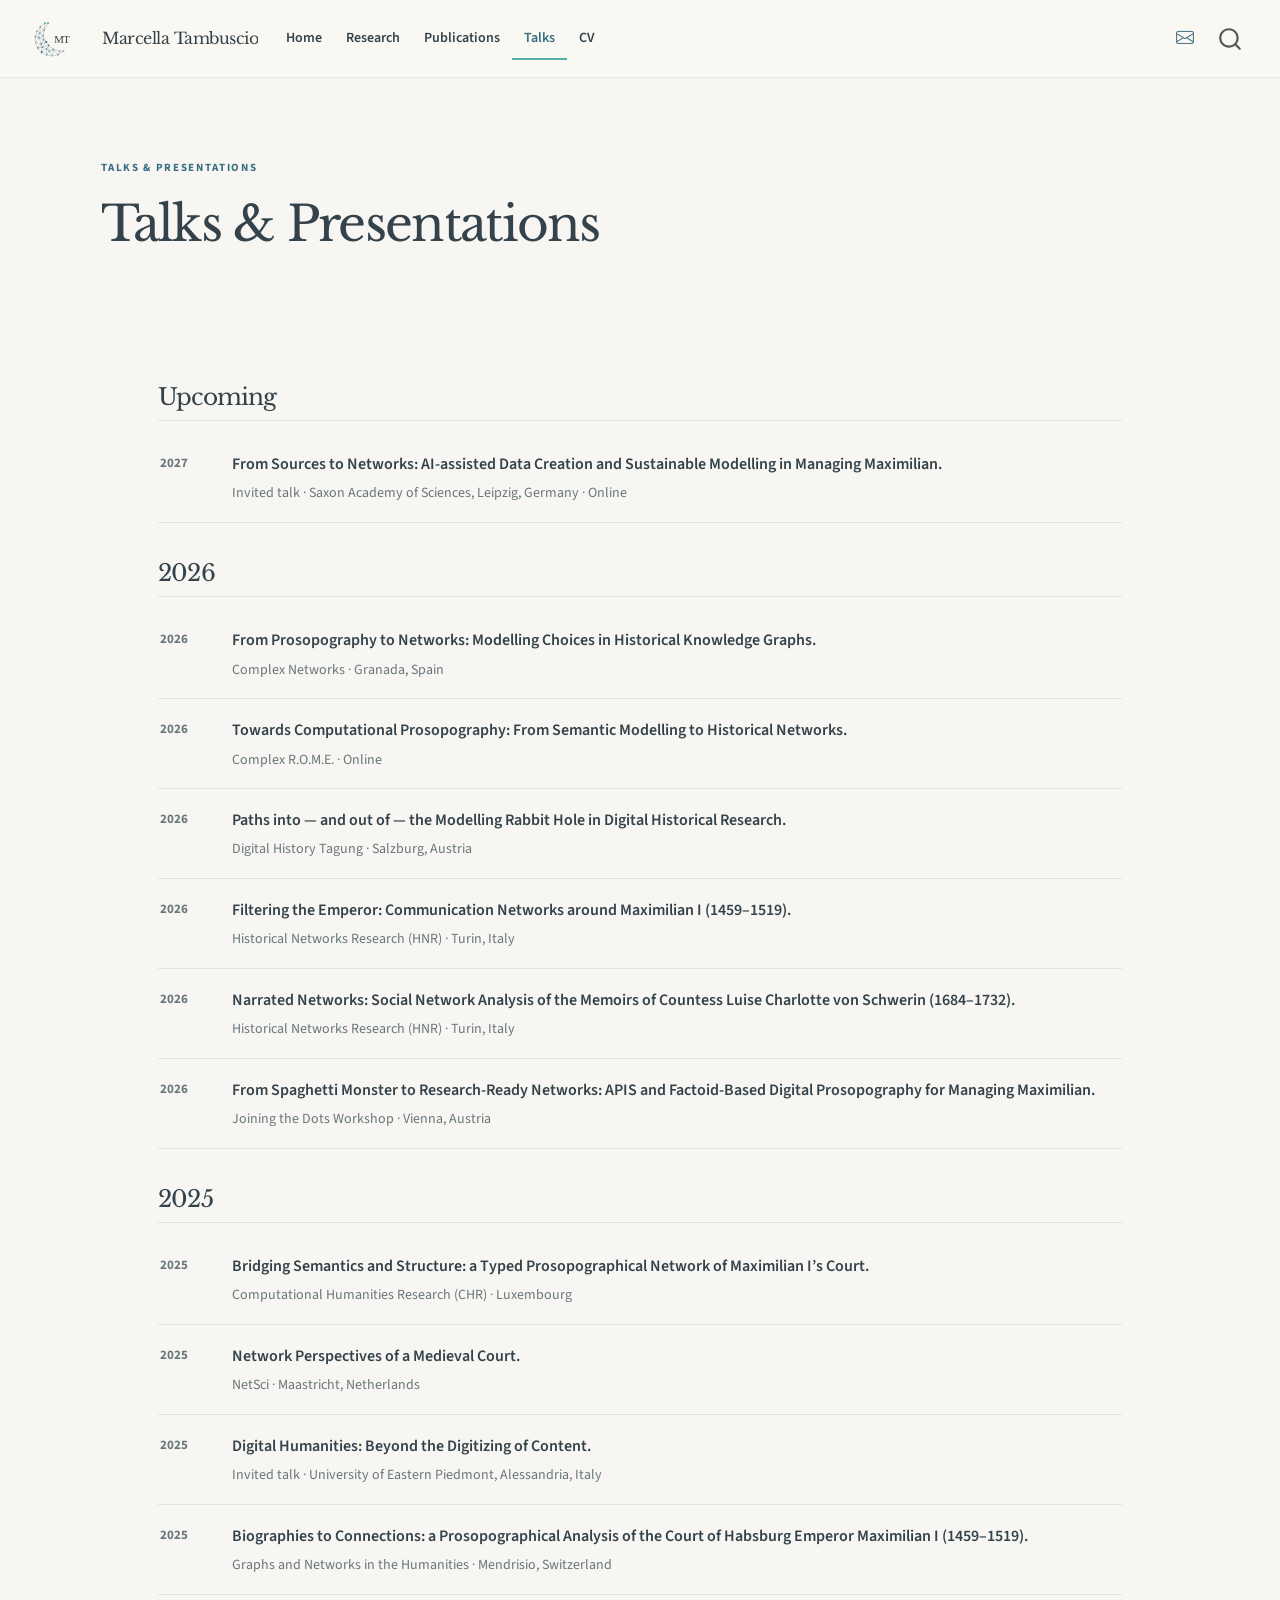
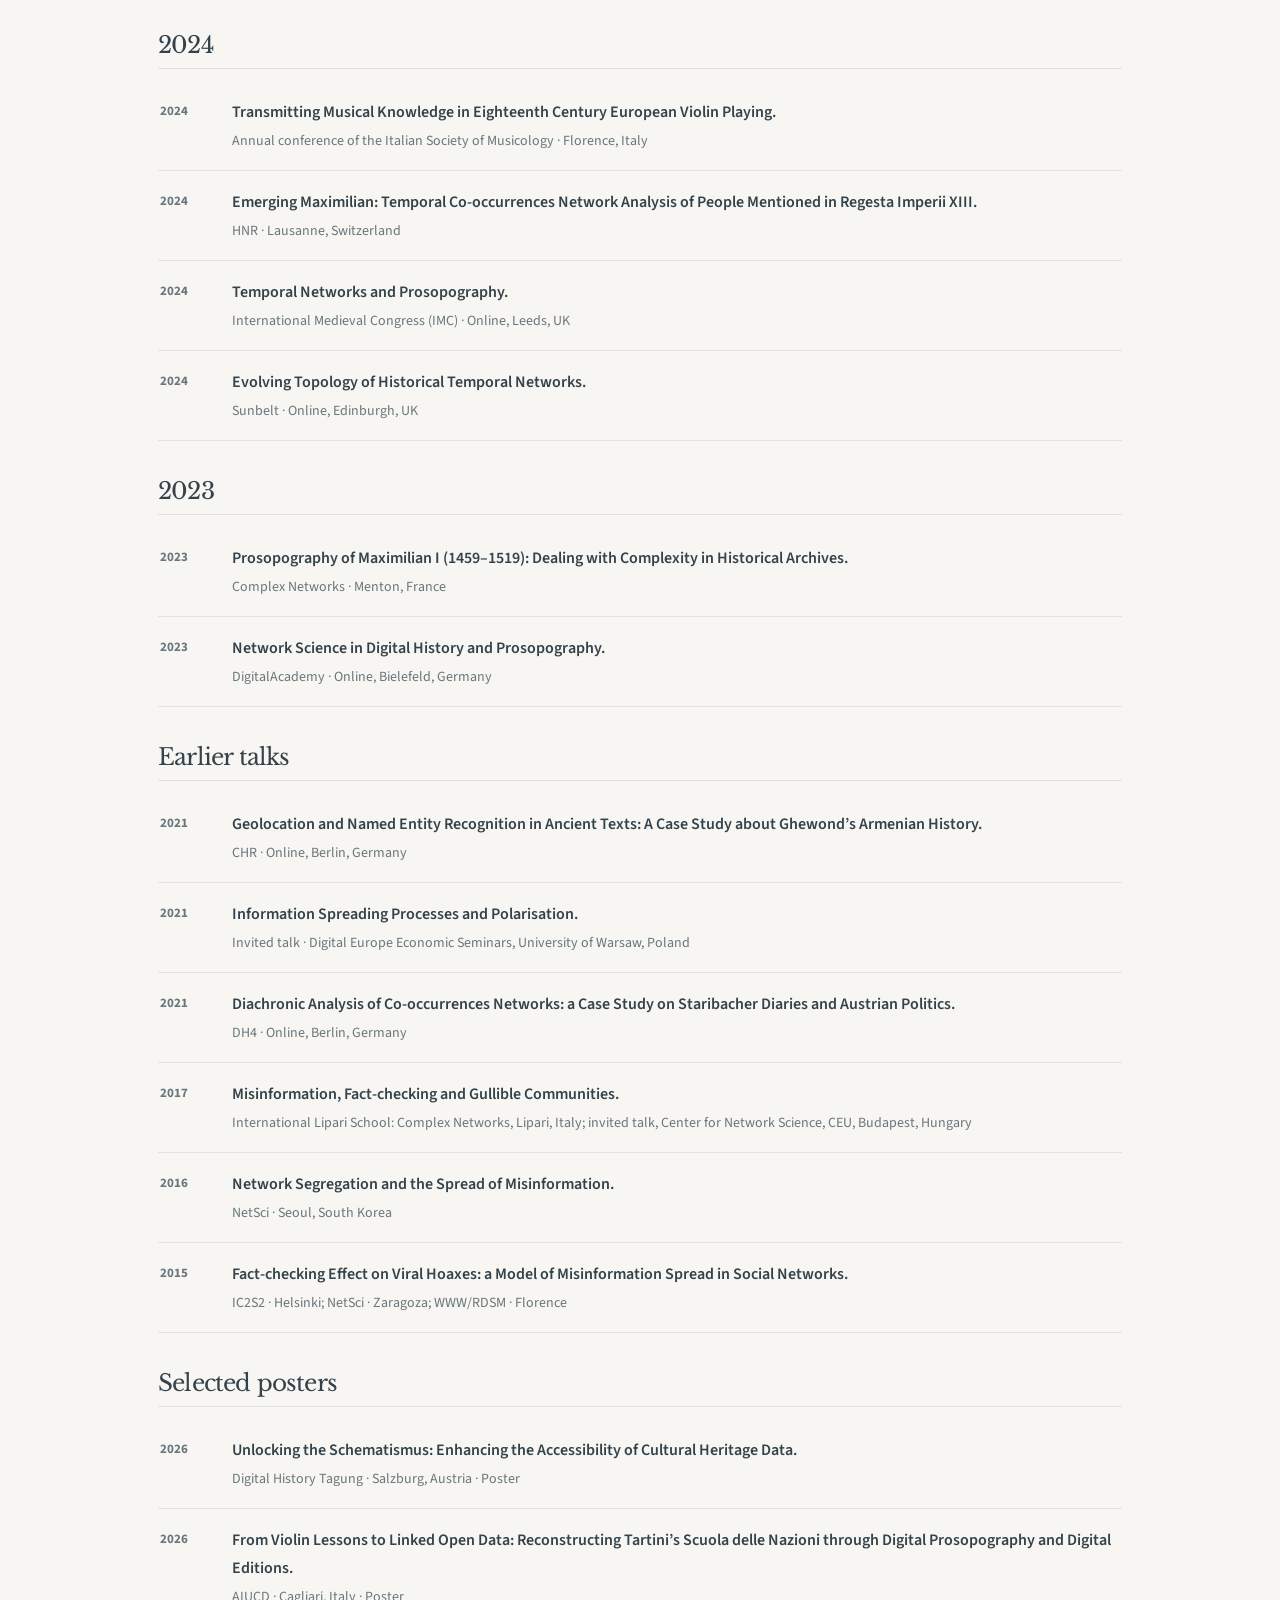
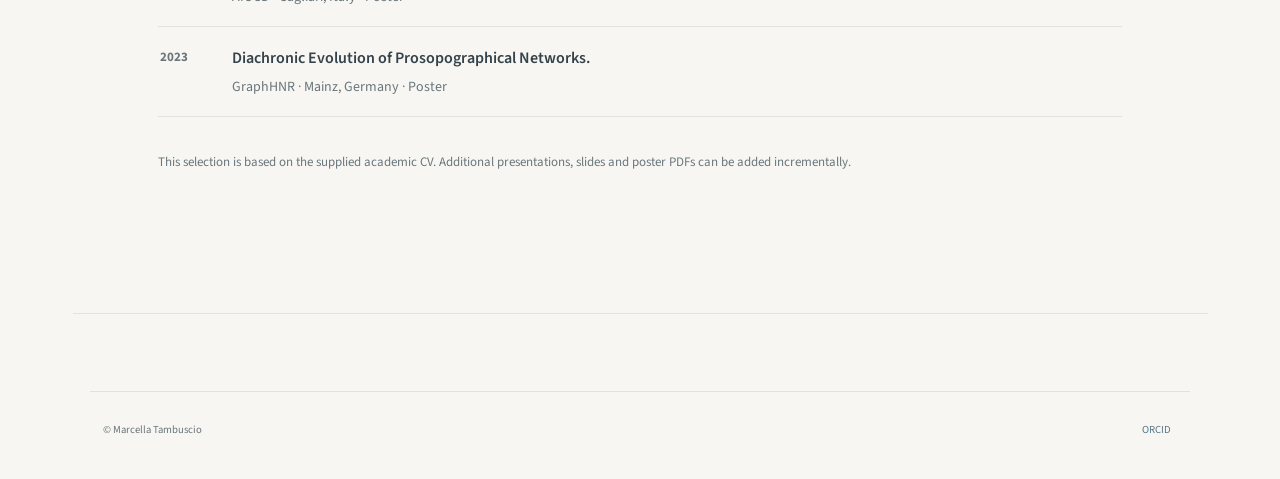
<file: talks.html>
<!DOCTYPE html>
<html xmlns="http://www.w3.org/1999/xhtml" lang="en" xml:lang="en"><head>

<meta charset="utf-8">
<meta name="generator" content="quarto-1.10.19">

<meta name="viewport" content="width=device-width, initial-scale=1.0, user-scalable=yes">


<title>Talks &amp; Presentations – Marcella Tambuscio</title>
<style>
/* Default styles provided by pandoc.
** See https://pandoc.org/MANUAL.html#variables-for-html for config info.
*/
span.smallcaps{font-variant: small-caps;}
div.columns{display: flex; gap: 1.5em;}
div.column{flex: auto;}
@media screen {
div.columns{gap: min(4vw, 1.5em);}
div.column{overflow-x: auto;}
}
div.hanging-indent{margin-left: 1.5em; text-indent: -1.5em;}
ul.task-list{list-style: none;}
ul.task-list li input[type="checkbox"] {
  width: 0.8em;
  margin: 0 0.8em 0.2em -1em; /* quarto-specific, see https://github.com/quarto-dev/quarto-cli/issues/4556 */ 
  vertical-align: middle;
}
</style>


<script src="site_libs/quarto-nav/quarto-nav.js"></script>
<script src="site_libs/quarto-nav/headroom.min.js"></script>
<script src="site_libs/clipboard/clipboard.min.js"></script>
<script src="site_libs/quarto-search/autocomplete.umd.js"></script>
<script src="site_libs/quarto-search/fuse.min.js"></script>
<script src="site_libs/quarto-search/quarto-search.js"></script>
<meta name="quarto:offset" content="./">
<link href="./assets/favicon.svg" rel="icon" type="image/svg+xml">
<script src="site_libs/quarto-html/quarto.js" type="module"></script>
<script src="site_libs/quarto-html/tabsets/tabsets.js" type="module"></script>
<script src="site_libs/quarto-html/popper.min.js"></script>
<script src="site_libs/quarto-html/tippy.umd.min.js"></script>
<script src="site_libs/quarto-html/anchor.min.js"></script>
<link href="site_libs/quarto-html/tippy.css" rel="stylesheet">
<link href="site_libs/quarto-html/quarto-syntax-highlighting-bf27225e3a48a9273f3daa8f8e829971.css" rel="stylesheet" id="quarto-text-highlighting-styles">
<script src="site_libs/bootstrap/bootstrap.min.js"></script>
<link href="site_libs/bootstrap/bootstrap-icons.css" rel="stylesheet">
<link href="site_libs/bootstrap/bootstrap-eec307e917b34aa638387cc2dadd3fce.min.css" rel="stylesheet" append-hash="true" id="quarto-bootstrap" data-mode="light">
<script id="quarto-search-options" type="application/json">{
  "location": "navbar",
  "copy-button": false,
  "collapse-after": 3,
  "panel-placement": "end",
  "type": "overlay",
  "limit": 50,
  "keyboard-shortcut": [
    "f",
    "/",
    "s"
  ],
  "show-item-context": false,
  "language": {
    "search-no-results-text": "No results",
    "search-matching-documents-text": "matching documents",
    "search-copy-link-title": "Copy link to search",
    "search-hide-matches-text": "Hide additional matches",
    "search-more-match-text": "more match in this document",
    "search-more-matches-text": "more matches in this document",
    "search-clear-button-title": "Clear",
    "search-text-placeholder": "",
    "search-detached-cancel-button-title": "Cancel",
    "search-submit-button-title": "Submit",
    "search-label": "Search"
  }
}</script>
<style>html{ scroll-behavior: smooth; }</style>


<link rel="stylesheet" href="styles.css">
</head>

<body class="nav-fixed quarto-light">

<div id="quarto-search-results"></div>
  <header id="quarto-header" class="headroom fixed-top">
    <nav class="navbar navbar-expand-lg " data-bs-theme="dark">
      <div class="navbar-container container-fluid">
      <div class="navbar-brand-container mx-auto">
    <a href="./index.html" class="navbar-brand navbar-brand-logo">
    <img src="./assets/logo-moon-mt.svg" alt="MT monogram formed by a network crescent" class="navbar-logo light-content">
    <img src="./assets/logo-moon-mt.svg" alt="MT monogram formed by a network crescent" class="navbar-logo dark-content">
    </a>
    <a class="navbar-brand" href="./index.html">
    <span class="navbar-title">Marcella Tambuscio</span>
    </a>
  </div>
            <div id="quarto-search" class="" title="Search"></div>
          <button class="navbar-toggler" type="button" data-bs-toggle="collapse" data-bs-target="#navbarCollapse" aria-controls="navbarCollapse" role="menu" aria-expanded="false" aria-label="Toggle navigation" onclick="if (window.quartoToggleHeadroom) { window.quartoToggleHeadroom(); }">
  <span class="navbar-toggler-icon"></span>
</button>
          <div class="collapse navbar-collapse" id="navbarCollapse">
            <ul class="navbar-nav navbar-nav-scroll me-auto">
  <li class="nav-item">
    <a class="nav-link" href="./index.html"> 
<span class="menu-text">Home</span></a>
  </li>  
  <li class="nav-item">
    <a class="nav-link" href="./research.html"> 
<span class="menu-text">Research</span></a>
  </li>  
  <li class="nav-item">
    <a class="nav-link" href="./publications.html"> 
<span class="menu-text">Publications</span></a>
  </li>  
  <li class="nav-item">
    <a class="nav-link active" href="./talks.html" aria-current="page"> 
<span class="menu-text">Talks</span></a>
  </li>  
  <li class="nav-item">
    <a class="nav-link" href="./cv.html"> 
<span class="menu-text">CV</span></a>
  </li>  
</ul>
            <ul class="navbar-nav navbar-nav-scroll ms-auto">
  <li class="nav-item compact">
    <a class="nav-link" href="mailto:marcella.tambuscio@uni-graz.at"> <i class="bi bi-envelope" role="img" aria-label="Email">
</i> 
<span class="menu-text"></span></a>
  </li>  
</ul>
          </div> <!-- /navcollapse -->
            <div class="quarto-navbar-tools">
</div>
      </div> <!-- /container-fluid -->
    </nav>
</header>
<!-- content -->
<div id="quarto-content" class="quarto-container page-columns page-rows-contents page-layout-full page-navbar">
<!-- sidebar -->
<!-- margin-sidebar -->
    
<!-- main -->
<main class="content column-page" id="quarto-document-content">

<header id="title-block-header" class="quarto-title-block default">
<div class="quarto-title">
<h1 class="title">Talks &amp; Presentations</h1>
<p class="subtitle lead">Conference presentations, invited talks and selected posters</p>
</div>



<div class="quarto-title-meta column-page">

    
  
    
  </div>
  


</header>


<div class="page-intro">
<div class="section-label">
TALKS &amp; PRESENTATIONS
</div>
<section id="talks-presentations" class="level1">
<h1>Talks &amp; Presentations</h1>
<div class="site-section talks-page">
<section id="upcoming" class="level2">
<h2 class="anchored" data-anchor-id="upcoming">Upcoming</h2>
<div class="talk-entry">
<div class="talk-year">
2027
</div>
<div>
<strong>From Sources to Networks: AI-assisted Data Creation and Sustainable Modelling in Managing Maximilian.</strong>
<div class="talk-meta">
Invited talk · Saxon Academy of Sciences, Leipzig, Germany · Online
</div>
</div>
</div>
</section>
<section id="section" class="level2">
<h2 class="anchored" data-anchor-id="section">2026</h2>
<div class="talk-entry">
<div class="talk-year">
2026
</div>
<div>
<strong>From Prosopography to Networks: Modelling Choices in Historical Knowledge Graphs.</strong>
<div class="talk-meta">
Complex Networks · Granada, Spain
</div>
</div>
</div>
<div class="talk-entry">
<div class="talk-year">
2026
</div>
<div>
<strong>Towards Computational Prosopography: From Semantic Modelling to Historical Networks.</strong>
<div class="talk-meta">
Complex R.O.M.E. · Online
</div>
</div>
</div>
<div class="talk-entry">
<div class="talk-year">
2026
</div>
<div>
<strong>Paths into — and out of — the Modelling Rabbit Hole in Digital Historical Research.</strong>
<div class="talk-meta">
Digital History Tagung · Salzburg, Austria
</div>
</div>
</div>
<div class="talk-entry">
<div class="talk-year">
2026
</div>
<div>
<strong>Filtering the Emperor: Communication Networks around Maximilian I (1459–1519).</strong>
<div class="talk-meta">
Historical Networks Research (HNR) · Turin, Italy
</div>
</div>
</div>
<div class="talk-entry">
<div class="talk-year">
2026
</div>
<div>
<strong>Narrated Networks: Social Network Analysis of the Memoirs of Countess Luise Charlotte von Schwerin (1684–1732).</strong>
<div class="talk-meta">
Historical Networks Research (HNR) · Turin, Italy
</div>
</div>
</div>
<div class="talk-entry">
<div class="talk-year">
2026
</div>
<div>
<strong>From Spaghetti Monster to Research-Ready Networks: APIS and Factoid-Based Digital Prosopography for Managing Maximilian.</strong>
<div class="talk-meta">
Joining the Dots Workshop · Vienna, Austria
</div>
</div>
</div>
</section>
<section id="section-1" class="level2">
<h2 class="anchored" data-anchor-id="section-1">2025</h2>
<div class="talk-entry">
<div class="talk-year">
2025
</div>
<div>
<strong>Bridging Semantics and Structure: a Typed Prosopographical Network of Maximilian I’s Court.</strong>
<div class="talk-meta">
Computational Humanities Research (CHR) · Luxembourg
</div>
</div>
</div>
<div class="talk-entry">
<div class="talk-year">
2025
</div>
<div>
<strong>Network Perspectives of a Medieval Court.</strong>
<div class="talk-meta">
NetSci · Maastricht, Netherlands
</div>
</div>
</div>
<div class="talk-entry">
<div class="talk-year">
2025
</div>
<div>
<strong>Digital Humanities: Beyond the Digitizing of Content.</strong>
<div class="talk-meta">
Invited talk · University of Eastern Piedmont, Alessandria, Italy
</div>
</div>
</div>
<div class="talk-entry">
<div class="talk-year">
2025
</div>
<div>
<strong>Biographies to Connections: a Prosopographical Analysis of the Court of Habsburg Emperor Maximilian I (1459–1519).</strong>
<div class="talk-meta">
Graphs and Networks in the Humanities · Mendrisio, Switzerland
</div>
</div>
</div>
</section>
<section id="section-2" class="level2">
<h2 class="anchored" data-anchor-id="section-2">2024</h2>
<div class="talk-entry">
<div class="talk-year">
2024
</div>
<div>
<strong>Transmitting Musical Knowledge in Eighteenth Century European Violin Playing.</strong>
<div class="talk-meta">
Annual conference of the Italian Society of Musicology · Florence, Italy
</div>
</div>
</div>
<div class="talk-entry">
<div class="talk-year">
2024
</div>
<div>
<strong>Emerging Maximilian: Temporal Co-occurrences Network Analysis of People Mentioned in Regesta Imperii XIII.</strong>
<div class="talk-meta">
HNR · Lausanne, Switzerland
</div>
</div>
</div>
<div class="talk-entry">
<div class="talk-year">
2024
</div>
<div>
<strong>Temporal Networks and Prosopography.</strong>
<div class="talk-meta">
International Medieval Congress (IMC) · Online, Leeds, UK
</div>
</div>
</div>
<div class="talk-entry">
<div class="talk-year">
2024
</div>
<div>
<strong>Evolving Topology of Historical Temporal Networks.</strong>
<div class="talk-meta">
Sunbelt · Online, Edinburgh, UK
</div>
</div>
</div>
</section>
<section id="section-3" class="level2">
<h2 class="anchored" data-anchor-id="section-3">2023</h2>
<div class="talk-entry">
<div class="talk-year">
2023
</div>
<div>
<strong>Prosopography of Maximilian I (1459–1519): Dealing with Complexity in Historical Archives.</strong>
<div class="talk-meta">
Complex Networks · Menton, France
</div>
</div>
</div>
<div class="talk-entry">
<div class="talk-year">
2023
</div>
<div>
<strong>Network Science in Digital History and Prosopography.</strong>
<div class="talk-meta">
DigitalAcademy · Online, Bielefeld, Germany
</div>
</div>
</div>
</section>
<section id="earlier-talks" class="level2">
<h2 class="anchored" data-anchor-id="earlier-talks">Earlier talks</h2>
<div class="talk-entry">
<div class="talk-year">
2021
</div>
<div>
<strong>Geolocation and Named Entity Recognition in Ancient Texts: A Case Study about Ghewond’s Armenian History.</strong>
<div class="talk-meta">
CHR · Online, Berlin, Germany
</div>
</div>
</div>
<div class="talk-entry">
<div class="talk-year">
2021
</div>
<div>
<strong>Information Spreading Processes and Polarisation.</strong>
<div class="talk-meta">
Invited talk · Digital Europe Economic Seminars, University of Warsaw, Poland
</div>
</div>
</div>
<div class="talk-entry">
<div class="talk-year">
2021
</div>
<div>
<strong>Diachronic Analysis of Co-occurrences Networks: a Case Study on Staribacher Diaries and Austrian Politics.</strong>
<div class="talk-meta">
DH4 · Online, Berlin, Germany
</div>
</div>
</div>
<div class="talk-entry">
<div class="talk-year">
2017
</div>
<div>
<strong>Misinformation, Fact-checking and Gullible Communities.</strong>
<div class="talk-meta">
International Lipari School: Complex Networks, Lipari, Italy; invited talk, Center for Network Science, CEU, Budapest, Hungary
</div>
</div>
</div>
<div class="talk-entry">
<div class="talk-year">
2016
</div>
<div>
<strong>Network Segregation and the Spread of Misinformation.</strong>
<div class="talk-meta">
NetSci · Seoul, South Korea
</div>
</div>
</div>
<div class="talk-entry">
<div class="talk-year">
2015
</div>
<div>
<strong>Fact-checking Effect on Viral Hoaxes: a Model of Misinformation Spread in Social Networks.</strong>
<div class="talk-meta">
IC2S2 · Helsinki; NetSci · Zaragoza; WWW/RDSM · Florence
</div>
</div>
</div>
</section>
<section id="selected-posters" class="level2">
<h2 class="anchored" data-anchor-id="selected-posters">Selected posters</h2>
<div class="talk-entry">
<div class="talk-year">
2026
</div>
<div>
<strong>Unlocking the Schematismus: Enhancing the Accessibility of Cultural Heritage Data.</strong>
<div class="talk-meta">
Digital History Tagung · Salzburg, Austria · Poster
</div>
</div>
</div>
<div class="talk-entry">
<div class="talk-year">
2026
</div>
<div>
<strong>From Violin Lessons to Linked Open Data: Reconstructing Tartini’s Scuola delle Nazioni through Digital Prosopography and Digital Editions.</strong>
<div class="talk-meta">
AIUCD · Cagliari, Italy · Poster
</div>
</div>
</div>
<div class="talk-entry">
<div class="talk-year">
2023
</div>
<div>
<strong>Diachronic Evolution of Prosopographical Networks.</strong>
<div class="talk-meta">
GraphHNR · Mainz, Germany · Poster
</div>
</div>
</div>
<p class="talks-note">
This selection is based on the supplied academic CV. Additional presentations, slides and poster PDFs can be added incrementally.
</p>
</section>
</div>


</section>
</div>

<a onclick="window.scrollTo(0, 0); return false;" role="button" id="quarto-back-to-top"><i class="bi bi-arrow-up"></i> Back to top</a></main> <!-- /main -->
<script id="quarto-html-after-body" type="application/javascript">
  window.document.addEventListener("DOMContentLoaded", function (event) {
    const icon = "";
    const anchorJS = new window.AnchorJS();
    anchorJS.options = {
      placement: 'right',
      icon: icon
    };
    anchorJS.add('.anchored');
    const isCodeAnnotation = (el) => {
      for (const clz of el.classList) {
        if (clz.startsWith('code-annotation-')) {                     
          return true;
        }
      }
      return false;
    }
    const onCopySuccess = function(e) {
      // button target
      const button = e.trigger;
      // don't keep focus
      button.blur();
      // flash "checked"
      button.classList.add('code-copy-button-checked');
      var currentTitle = button.getAttribute("title");
      button.setAttribute("title", "Copied!");
      let tooltip;
      if (window.bootstrap) {
        button.setAttribute("data-bs-toggle", "tooltip");
        button.setAttribute("data-bs-placement", "left");
        button.setAttribute("data-bs-title", "Copied!");
        tooltip = new bootstrap.Tooltip(button, 
          { trigger: "manual", 
            customClass: "code-copy-button-tooltip",
            offset: [0, -8]});
        tooltip.show();    
      }
      setTimeout(function() {
        if (tooltip) {
          tooltip.hide();
          button.removeAttribute("data-bs-title");
          button.removeAttribute("data-bs-toggle");
          button.removeAttribute("data-bs-placement");
        }
        button.setAttribute("title", currentTitle);
        button.classList.remove('code-copy-button-checked');
      }, 1000);
      // clear code selection
      e.clearSelection();
    }
    const getTextToCopy = function(trigger) {
      const outerScaffold = trigger.parentElement.cloneNode(true);
      const codeEl = outerScaffold.querySelector('code');
      for (const childEl of codeEl.children) {
        if (isCodeAnnotation(childEl)) {
          childEl.remove();
        }
      }
      return codeEl.innerText;
    }
    const clipboard = new window.ClipboardJS('.code-copy-button:not([data-in-quarto-modal])', {
      text: getTextToCopy
    });
    clipboard.on('success', onCopySuccess);
    if (window.document.getElementById('quarto-embedded-source-code-modal')) {
      const clipboardModal = new window.ClipboardJS('.code-copy-button[data-in-quarto-modal]', {
        text: getTextToCopy,
        container: window.document.getElementById('quarto-embedded-source-code-modal')
      });
      clipboardModal.on('success', onCopySuccess);
    }
      var localhostRegex = new RegExp(/^(?:http|https):\/\/localhost\:?[0-9]*\//);
      var mailtoRegex = new RegExp(/^mailto:/);
        var filterRegex = new RegExp("https:\/\/mtambuscio\.github\.io");
      var isInternal = (href) => {
          return filterRegex.test(href) || localhostRegex.test(href) || mailtoRegex.test(href);
      }
      // Inspect non-navigation links and adorn them if external
     var links = window.document.querySelectorAll('a[href]:not(.nav-link):not(.navbar-brand):not(.toc-action):not(.sidebar-link):not(.sidebar-item-toggle):not(.pagination-link):not(.no-external):not([aria-hidden]):not(.dropdown-item):not(.quarto-navigation-tool):not(.about-link)');
      for (var i=0; i<links.length; i++) {
        const link = links[i];
        if (!isInternal(link.href)) {
          // undo the damage that might have been done by quarto-nav.js in the case of
          // links that we want to consider external
          if (link.dataset.originalHref !== undefined) {
            link.href = link.dataset.originalHref;
          }
            // target, if specified
            link.setAttribute("target", "_blank");
            if (link.getAttribute("rel") === null) {
              link.setAttribute("rel", "noopener");
            }
        }
      }
    function tippyHover(el, contentFn, onTriggerFn, onUntriggerFn) {
      const config = {
        allowHTML: true,
        maxWidth: 500,
        delay: 100,
        arrow: false,
        appendTo: function(el) {
            return el.parentElement;
        },
        interactive: true,
        interactiveBorder: 10,
        theme: 'quarto',
        placement: 'bottom-start',
      };
      if (contentFn) {
        config.content = contentFn;
      }
      if (onTriggerFn) {
        config.onTrigger = onTriggerFn;
      }
      if (onUntriggerFn) {
        config.onUntrigger = onUntriggerFn;
      }
      window.tippy(el, config); 
    }
    const noterefs = window.document.querySelectorAll('a[role="doc-noteref"]');
    for (var i=0; i<noterefs.length; i++) {
      const ref = noterefs[i];
      tippyHover(ref, function() {
        // use id or data attribute instead here
        let href = ref.getAttribute('data-footnote-href') || ref.getAttribute('href');
        try { href = new URL(href).hash; } catch {}
        const id = href.replace(/^#\/?/, "");
        const note = window.document.getElementById(id);
        if (note) {
          return note.innerHTML;
        } else {
          return "";
        }
      });
    }
    const xrefs = window.document.querySelectorAll('a.quarto-xref');
    const processXRef = (id, note) => {
      // Strip column container classes
      const stripColumnClz = (el) => {
        el.classList.remove("page-full", "page-columns");
        if (el.children) {
          for (const child of el.children) {
            stripColumnClz(child);
          }
        }
      }
      stripColumnClz(note)
      if (id === null || id.startsWith('sec-')) {
        // Special case sections, only their first couple elements
        const container = document.createElement("div");
        if (note.children && note.children.length > 2) {
          container.appendChild(note.children[0].cloneNode(true));
          for (let i = 1; i < note.children.length; i++) {
            const child = note.children[i];
            if (child.tagName === "P" && child.innerText === "") {
              continue;
            } else {
              container.appendChild(child.cloneNode(true));
              break;
            }
          }
          if (window.Quarto?.typesetMath) {
            window.Quarto.typesetMath(container);
          }
          return container.innerHTML
        } else {
          if (window.Quarto?.typesetMath) {
            window.Quarto.typesetMath(note);
          }
          return note.innerHTML;
        }
      } else {
        // Remove any anchor links if they are present
        const anchorLink = note.querySelector('a.anchorjs-link');
        if (anchorLink) {
          anchorLink.remove();
        }
        if (window.Quarto?.typesetMath) {
          window.Quarto.typesetMath(note);
        }
        if (note.classList.contains("callout")) {
          return note.outerHTML;
        } else {
          return note.innerHTML;
        }
      }
    }
    for (var i=0; i<xrefs.length; i++) {
      const xref = xrefs[i];
      tippyHover(xref, undefined, function(instance) {
        instance.disable();
        let url = xref.getAttribute('href');
        let hash = undefined; 
        if (url.startsWith('#')) {
          hash = url;
        } else {
          try { hash = new URL(url).hash; } catch {}
        }
        if (hash) {
          const id = hash.replace(/^#\/?/, "");
          const note = window.document.getElementById(id);
          if (note !== null) {
            try {
              const html = processXRef(id, note.cloneNode(true));
              instance.setContent(html);
            } finally {
              instance.enable();
              instance.show();
            }
          } else {
            // See if we can fetch this
            fetch(url.split('#')[0])
            .then(res => res.text())
            .then(html => {
              const parser = new DOMParser();
              const htmlDoc = parser.parseFromString(html, "text/html");
              const note = htmlDoc.getElementById(id);
              if (note !== null) {
                const html = processXRef(id, note);
                instance.setContent(html);
              } 
            }).finally(() => {
              instance.enable();
              instance.show();
            });
          }
        } else {
          // See if we can fetch a full url (with no hash to target)
          // This is a special case and we should probably do some content thinning / targeting
          fetch(url)
          .then(res => res.text())
          .then(html => {
            const parser = new DOMParser();
            const htmlDoc = parser.parseFromString(html, "text/html");
            const note = htmlDoc.querySelector('main.content');
            if (note !== null) {
              // This should only happen for chapter cross references
              // (since there is no id in the URL)
              // remove the first header
              if (note.children.length > 0 && note.children[0].tagName === "HEADER") {
                note.children[0].remove();
              }
              const html = processXRef(null, note);
              instance.setContent(html);
            } 
          }).finally(() => {
            instance.enable();
            instance.show();
          });
        }
      }, function(instance) {
      });
    }
        let selectedAnnoteEl;
        const selectorForAnnotation = ( cell, annotation) => {
          let cellAttr = 'data-code-cell="' + cell + '"';
          let lineAttr = 'data-code-annotation="' +  annotation + '"';
          const selector = 'span[' + cellAttr + '][' + lineAttr + ']';
          return selector;
        }
        const selectCodeLines = (annoteEl) => {
          const doc = window.document;
          const targetCell = annoteEl.getAttribute("data-target-cell");
          const targetAnnotation = annoteEl.getAttribute("data-target-annotation");
          const annoteSpan = window.document.querySelector(selectorForAnnotation(targetCell, targetAnnotation));
          const lines = annoteSpan.getAttribute("data-code-lines").split(",");
          const lineIds = lines.map((line) => {
            return targetCell + "-" + line;
          })
          let top = null;
          let height = null;
          let parent = null;
          if (lineIds.length > 0) {
              //compute the position of the single el (top and bottom and make a div)
              const el = window.document.getElementById(lineIds[0]);
              top = el.offsetTop;
              height = el.offsetHeight;
              parent = el.parentElement.parentElement;
            if (lineIds.length > 1) {
              const lastEl = window.document.getElementById(lineIds[lineIds.length - 1]);
              const bottom = lastEl.offsetTop + lastEl.offsetHeight;
              height = bottom - top;
            }
            if (top !== null && height !== null && parent !== null) {
              // cook up a div (if necessary) and position it 
              let div = window.document.getElementById("code-annotation-line-highlight");
              if (div === null) {
                div = window.document.createElement("div");
                div.setAttribute("id", "code-annotation-line-highlight");
                div.style.position = 'absolute';
                parent.appendChild(div);
              }
              div.style.top = top - 2 + "px";
              div.style.height = height + 4 + "px";
              div.style.left = 0;
              let gutterDiv = window.document.getElementById("code-annotation-line-highlight-gutter");
              if (gutterDiv === null) {
                gutterDiv = window.document.createElement("div");
                gutterDiv.setAttribute("id", "code-annotation-line-highlight-gutter");
                gutterDiv.style.position = 'absolute';
                const codeCell = window.document.getElementById(targetCell);
                const gutter = codeCell.querySelector('.code-annotation-gutter');
                gutter.appendChild(gutterDiv);
              }
              gutterDiv.style.top = top - 2 + "px";
              gutterDiv.style.height = height + 4 + "px";
            }
            selectedAnnoteEl = annoteEl;
          }
        };
        const unselectCodeLines = () => {
          const elementsIds = ["code-annotation-line-highlight", "code-annotation-line-highlight-gutter"];
          elementsIds.forEach((elId) => {
            const div = window.document.getElementById(elId);
            if (div) {
              div.remove();
            }
          });
          selectedAnnoteEl = undefined;
        };
          // Handle positioning of the toggle
      window.addEventListener(
        "resize",
        throttle(() => {
          elRect = undefined;
          if (selectedAnnoteEl) {
            selectCodeLines(selectedAnnoteEl);
          }
        }, 10)
      );
      function throttle(fn, ms) {
      let throttle = false;
      let timer;
        return (...args) => {
          if(!throttle) { // first call gets through
              fn.apply(this, args);
              throttle = true;
          } else { // all the others get throttled
              if(timer) clearTimeout(timer); // cancel #2
              timer = setTimeout(() => {
                fn.apply(this, args);
                timer = throttle = false;
              }, ms);
          }
        };
      }
        // Attach click handler to the DT
        const annoteDls = window.document.querySelectorAll('dt[data-target-cell]');
        for (const annoteDlNode of annoteDls) {
          annoteDlNode.addEventListener('click', (event) => {
            const clickedEl = event.target;
            if (clickedEl !== selectedAnnoteEl) {
              unselectCodeLines();
              const activeEl = window.document.querySelector('dt[data-target-cell].code-annotation-active');
              if (activeEl) {
                activeEl.classList.remove('code-annotation-active');
              }
              selectCodeLines(clickedEl);
              clickedEl.classList.add('code-annotation-active');
            } else {
              // Unselect the line
              unselectCodeLines();
              clickedEl.classList.remove('code-annotation-active');
            }
          });
        }
    const findCites = (el) => {
      const parentEl = el.parentElement;
      if (parentEl) {
        const cites = parentEl.dataset.cites;
        if (cites) {
          return {
            el,
            cites: cites.split(' ')
          };
        } else {
          return findCites(el.parentElement)
        }
      } else {
        return undefined;
      }
    };
    var bibliorefs = window.document.querySelectorAll('a[role="doc-biblioref"]');
    for (var i=0; i<bibliorefs.length; i++) {
      const ref = bibliorefs[i];
      const citeInfo = findCites(ref);
      if (citeInfo) {
        tippyHover(citeInfo.el, function() {
          var popup = window.document.createElement('div');
          citeInfo.cites.forEach(function(cite) {
            var citeDiv = window.document.createElement('div');
            citeDiv.classList.add('hanging-indent');
            citeDiv.classList.add('csl-entry');
            var biblioDiv = window.document.getElementById('ref-' + cite);
            if (biblioDiv) {
              citeDiv.innerHTML = biblioDiv.innerHTML;
            }
            popup.appendChild(citeDiv);
          });
          return popup.innerHTML;
        });
      }
    }
  });
  </script>
</div> <!-- /content -->
<footer class="footer">
  <div class="nav-footer">
    <div class="nav-footer-left">
<p>© Marcella Tambuscio</p>
</div>   
    <div class="nav-footer-center">
      &nbsp;
    </div>
    <div class="nav-footer-right">
      <ul class="footer-items list-unstyled">
    <li class="nav-item">
    <a class="nav-link" href="https://orcid.org/0000-0003-2097-1333">
<p>ORCID</p>
</a>
  </li>  
</ul>
    </div>
  </div>
</footer>




<script src="site_libs/quarto-html/zenscroll-min.js"></script>
</body></html>
</file>
<file: site_libs/quarto-html/tippy.css>
.tippy-box[data-animation=fade][data-state=hidden]{opacity:0}[data-tippy-root]{max-width:calc(100vw - 10px)}.tippy-box{position:relative;background-color:#333;color:#fff;border-radius:4px;font-size:14px;line-height:1.4;white-space:normal;outline:0;transition-property:transform,visibility,opacity}.tippy-box[data-placement^=top]>.tippy-arrow{bottom:0}.tippy-box[data-placement^=top]>.tippy-arrow:before{bottom:-7px;left:0;border-width:8px 8px 0;border-top-color:initial;transform-origin:center top}.tippy-box[data-placement^=bottom]>.tippy-arrow{top:0}.tippy-box[data-placement^=bottom]>.tippy-arrow:before{top:-7px;left:0;border-width:0 8px 8px;border-bottom-color:initial;transform-origin:center bottom}.tippy-box[data-placement^=left]>.tippy-arrow{right:0}.tippy-box[data-placement^=left]>.tippy-arrow:before{border-width:8px 0 8px 8px;border-left-color:initial;right:-7px;transform-origin:center left}.tippy-box[data-placement^=right]>.tippy-arrow{left:0}.tippy-box[data-placement^=right]>.tippy-arrow:before{left:-7px;border-width:8px 8px 8px 0;border-right-color:initial;transform-origin:center right}.tippy-box[data-inertia][data-state=visible]{transition-timing-function:cubic-bezier(.54,1.5,.38,1.11)}.tippy-arrow{width:16px;height:16px;color:#333}.tippy-arrow:before{content:"";position:absolute;border-color:transparent;border-style:solid}.tippy-content{position:relative;padding:5px 9px;z-index:1}
</file>
<file: site_libs/quarto-html/quarto-syntax-highlighting-bf27225e3a48a9273f3daa8f8e829971.css>
/* quarto syntax highlight colors */
:root {
  --quarto-hl-ot-color: #003B4F;
  --quarto-hl-at-color: #657422;
  --quarto-hl-ss-color: #20794D;
  --quarto-hl-an-color: #5E5E5E;
  --quarto-hl-fu-color: #4758AB;
  --quarto-hl-st-color: #20794D;
  --quarto-hl-cf-color: #003B4F;
  --quarto-hl-op-color: #5E5E5E;
  --quarto-hl-er-color: #AD0000;
  --quarto-hl-bn-color: #AD0000;
  --quarto-hl-al-color: #AD0000;
  --quarto-hl-va-color: #111111;
  --quarto-hl-bu-color: inherit;
  --quarto-hl-ex-color: inherit;
  --quarto-hl-pp-color: #AD0000;
  --quarto-hl-in-color: #5E5E5E;
  --quarto-hl-vs-color: #20794D;
  --quarto-hl-wa-color: #5E5E5E;
  --quarto-hl-do-color: #5E5E5E;
  --quarto-hl-im-color: #00769E;
  --quarto-hl-ch-color: #20794D;
  --quarto-hl-dt-color: #AD0000;
  --quarto-hl-fl-color: #AD0000;
  --quarto-hl-co-color: #5E5E5E;
  --quarto-hl-cv-color: #5E5E5E;
  --quarto-hl-cn-color: #8f5902;
  --quarto-hl-sc-color: #5E5E5E;
  --quarto-hl-dv-color: #AD0000;
  --quarto-hl-kw-color: #003B4F;
}

/* other quarto variables */
:root {
  --quarto-font-monospace: SFMono-Regular, Menlo, Monaco, Consolas, "Liberation Mono", "Courier New", monospace;
}

/* syntax highlight based on Pandoc's rules */
pre > code.sourceCode > span {
  color: #003B4F;
}

code.sourceCode > span {
  color: #003B4F;
}

div.sourceCode,
div.sourceCode pre.sourceCode {
  color: #003B4F;
}

/* Normal */
code span {
  color: #003B4F;
}

/* Alert */
code span.al {
  color: #AD0000;
  font-style: inherit;
}

/* Annotation */
code span.an {
  color: #5E5E5E;
  font-style: inherit;
}

/* Attribute */
code span.at {
  color: #657422;
  font-style: inherit;
}

/* BaseN */
code span.bn {
  color: #AD0000;
  font-style: inherit;
}

/* BuiltIn */
code span.bu {
  font-style: inherit;
}

/* ControlFlow */
code span.cf {
  color: #003B4F;
  font-weight: bold;
  font-style: inherit;
}

/* Char */
code span.ch {
  color: #20794D;
  font-style: inherit;
}

/* Constant */
code span.cn {
  color: #8f5902;
  font-style: inherit;
}

/* Comment */
code span.co {
  color: #5E5E5E;
  font-style: inherit;
}

/* CommentVar */
code span.cv {
  color: #5E5E5E;
  font-style: italic;
}

/* Documentation */
code span.do {
  color: #5E5E5E;
  font-style: italic;
}

/* DataType */
code span.dt {
  color: #AD0000;
  font-style: inherit;
}

/* DecVal */
code span.dv {
  color: #AD0000;
  font-style: inherit;
}

/* Error */
code span.er {
  color: #AD0000;
  font-style: inherit;
}

/* Extension */
code span.ex {
  font-style: inherit;
}

/* Float */
code span.fl {
  color: #AD0000;
  font-style: inherit;
}

/* Function */
code span.fu {
  color: #4758AB;
  font-style: inherit;
}

/* Import */
code span.im {
  color: #00769E;
  font-style: inherit;
}

/* Information */
code span.in {
  color: #5E5E5E;
  font-style: inherit;
}

/* Keyword */
code span.kw {
  color: #003B4F;
  font-weight: bold;
  font-style: inherit;
}

/* Operator */
code span.op {
  color: #5E5E5E;
  font-style: inherit;
}

/* Other */
code span.ot {
  color: #003B4F;
  font-style: inherit;
}

/* Preprocessor */
code span.pp {
  color: #AD0000;
  font-style: inherit;
}

/* SpecialChar */
code span.sc {
  color: #5E5E5E;
  font-style: inherit;
}

/* SpecialString */
code span.ss {
  color: #20794D;
  font-style: inherit;
}

/* String */
code span.st {
  color: #20794D;
  font-style: inherit;
}

/* Variable */
code span.va {
  color: #111111;
  font-style: inherit;
}

/* VerbatimString */
code span.vs {
  color: #20794D;
  font-style: inherit;
}

/* Warning */
code span.wa {
  color: #5E5E5E;
  font-style: italic;
}

.prevent-inlining {
  content: "</";
}

/*# sourceMappingURL=8be38f48d34c45af72792cbd699585e7.css.map */
</file>
<file: styles.css>
/* Coastal Networks — palette 03 (hybrid) */
@import url('https://fonts.googleapis.com/css2?family=Libre+Baskerville:wght@400;700&family=Source+Sans+3:wght@400;500;600;700&display=swap');
:root {
  --sand:#F8F6F2;
  --paper:#FCFBF8;
  --aqua-pale:#D8E9E7;
  --aqua:#57AFA9;
  --slate-blue:#54778A;
  --deep-blue:#376E83;
  --ink:#34434B;
  --muted:#69777C;
  --line:#E1E3E1;
  --font-body:'Source Sans 3',Arial,sans-serif;
  --font-display:'Libre Baskerville',Georgia,serif;
}
html {scroll-behavior:smooth;}
body {background:var(--sand);color:var(--ink);font-family:var(--font-body);font-size:17px;line-height:1.66;}
::selection {background:#B9DCDA;color:#213942;}
a {color:var(--deep-blue);text-underline-offset:3px;}
a:hover {color:#2A7782;}
#quarto-content {background:var(--sand);}
#quarto-content main {padding:0;max-width:100%;}
#title-block-header {display:none;}
#quarto-header {border-bottom:1px solid rgba(72,87,94,.11);background:rgba(250,248,243,.97);}
.navbar {background:rgba(250,248,243,.97)!important;box-shadow:none;padding:12px 0;}
.navbar-brand {font-family:var(--font-display);font-size:16px!important;letter-spacing:-.03em;color:var(--ink)!important;}
.navbar .nav-link {color:var(--ink)!important;font-size:14px;font-weight:600;padding:9px 12px!important;}
.navbar .nav-link.active,.navbar .nav-link:hover{color:var(--deep-blue)!important;}
.navbar .nav-link.active {box-shadow:inset 0 -2px 0 var(--aqua);}
.navbar .bi {color:var(--slate-blue);}
.navbar-toggler {border-color:var(--line);}
#quarto-footer {border-top:1px solid var(--line);}
.nav-footer {background:var(--sand);font-size:13px;color:var(--muted);max-width:1100px;margin:0 auto;padding-top:1.6rem;padding-bottom:1.6rem;}
.nav-footer a {color:var(--slate-blue);}

/* Layout */
.hero-section {
  background-color: #F8F6F2;

  background-image:
    linear-gradient(
      90deg,
      #F8F6F2 0%,
      rgba(248, 246, 242, 0.96) 20%,
      rgba(248, 246, 242, 0.70) 40%,
      rgba(248, 246, 242, 0) 65%
    ),
    url('assets/network-moon.svg');

  background-repeat: no-repeat;
  background-size: 100% 100%, min(93vw, 1300px) auto;
  background-position: center, 100% 50%;
  background-blend-mode: normal, darken;

  overflow: hidden;
  border-bottom: 1px solid var(--line);
}
.hero-inner {max-width:1140px;margin:auto;padding: 70px 28px 162px;min-height:455px;position:relative;}
.hero-inner>p{max-width:520px;font-size:18px;color:var(--ink);line-height:1.7;margin:0 0 25px;position:relative;z-index:1;}
.eyebrow,.section-label {font-size:11px;letter-spacing:.15em;color:var(--deep-blue);font-weight:700;text-transform:uppercase;}
.eyebrow {margin-bottom:26px;}
h1,h2,h3,h4 {font-family:var(--font-display);font-weight:400;line-height:1.35;letter-spacing:-.035em;color:var(--ink);}
h1.hero-name {font-size:clamp(2.6rem,4.4vw,4.05rem);line-height:1.2;margin:0 0 13px;padding:0;border:0;max-width:720px;}
.hero-subtitle{font-family:var(--font-display);font-size:clamp(1.3rem,2.1vw,1.75rem);line-height:1.43;margin-bottom:24px;color:#637783;letter-spacing:-.03em;}
.amp {color:var(--deep-blue);}
.hero-actions {display:flex;gap:12px;align-items:center;flex-wrap:wrap;}
.btn-primary-custom,.btn-outline-custom{padding:11px 20px;display:inline-flex;align-items:center;gap:12px;text-decoration:none!important;font-weight:600;font-size:14px;border-radius:5px;transition:.2s ease;}
.btn-primary-custom {background:var(--deep-blue);color:white!important;border:1px solid var(--deep-blue);}
.btn-primary-custom:hover {background:#25566C;color:white!important;transform:translateY(-1px);}
.btn-outline-custom {background:rgba(248,246,242,.77);color:var(--deep-blue)!important;border:1px solid var(--slate-blue);}
.btn-outline-custom:hover {background:#E9F1F0;}
.site-section {max-width:1140px;margin:0 auto;padding:66px 28px;border-bottom:1px solid var(--line);}
.site-section:last-child {border-bottom:0;}
.intro-section {max-width:970px;}
.site-section .section-label {margin-bottom:21px;}
.site-section h2.section-heading {font-size:clamp(1.6rem,2.6vw,2.1rem);margin:0 0 20px;}
.site-section p {font-size:17px;}
.intro-section p {max-width:850px;}
.text-link {font-size:14px;font-weight:700;color:var(--deep-blue);text-decoration:none!important;border-bottom:1px solid transparent;}
.text-link:hover {border-bottom-color:currentColor;}
.section-heading-row{display:flex;justify-content:space-between;gap:14px;align-items:center;margin-bottom:24px;}
.section-heading-row .section-label{margin:0;}


.about-photo {
  float: right;
  width: 220px;
  aspect-ratio: 4 / 5;
  object-fit: cover;
  border-radius: 12px;
  margin: 0 0 24px 36px;
}

.intro-section::after {
  content: "";
  display: block;
  clear: both;
}

@media (max-width: 640px) {
  .about-photo {
    float: none;
    display: block;
    width: min(240px, 100%);
    margin: 16px auto 24px;
  }
}


/* Research cards */
.research-grid{display:grid;grid-template-columns:repeat(2,minmax(0,1fr));gap:18px;}
.research-card {background:var(--paper);border:1px solid var(--line);padding:29px;display:grid;grid-template-columns:75px 1fr;gap:21px;border-radius:7px;box-shadow:0 8px 30px rgba(33,60,67,.025);}
.research-card h3 {font-size:19px;line-height:1.42;margin:0 0 10px;}
.research-card p {font-size:15px;line-height:1.55;color:#64717a;max-width:360px;margin:0 0 14px;}
.research-glyph{height:67px;width:67px;border:1px solid #E5ECEC;border-radius:6px;background:#F4F8F7;display:grid;place-items:center;font-family:Georgia,serif;font-size:40px;font-weight:normal;color:#578AA5;line-height:1;}
.research-glyph--history{font-size:34px;color:#64A6AB;}

/* Project cards */
.projects-grid {display:grid;grid-template-columns:repeat(3,minmax(0,1fr));gap:26px;}
.project-card {min-width:0;}
.project-image-link{display:block;overflow:hidden;border-radius:6px;background:#F1F4F3;border:1px solid #E5E9E9;aspect-ratio: 1.8;}
.project-image-link img{height:100%;width:100%;object-fit:cover;transition:transform .25s ease;}
.project-image-link:hover img{transform:scale(1.035);}
.project-card h3 {margin:17px 0 7px;font-size:17px;letter-spacing:-.025em;line-height:1.3;}
.project-card p{font-size:14.5px;line-height:1.55;color:#66737b;margin:0 0 13px;}
.image-note {font-size:12px!important;color:#839095;margin-top:18px;font-style:italic;}

/* Publications preview */
.publications-preview{padding-top:52px;}
.publication-item{display:grid;grid-template-columns:62px 1fr;gap:17px;padding:15px 0;border-bottom:1px solid var(--line);font-size:15px;line-height:1.55;}
.publication-item:last-child {border-bottom:0;}
.publication-item strong {font-weight:600;color:var(--ink);}
.pub-year {font-weight:600;color:var(--muted);}
.pub-meta {color:#77848A;font-size:13.5px;}
.closing-note{padding-top:52px;padding-bottom:68px;}

/* Inner pages */
.page-intro{max-width:1140px;margin:0 auto;padding:65px 28px 58px;border-bottom:1px solid var(--line);background:transparent;}
.page-intro h1{font-size:clamp(2rem,3.8vw,3.3rem);margin:15px 0 23px;max-width:870px;}
.page-intro>p{max-width:820px;font-size:18px;line-height:1.7;}
.research-detail,.bibliography-page,.cv-page {max-width:1000px;}
.research-detail h2,.bibliography-page h2,.cv-page h2{font-size:27px;margin:25px 0 18px;}
.research-detail h3{font-size:19px;margin:30px 0 14px;}
.research-detail li,.bibliography-page p,.cv-page p,.cv-page li {line-height:1.73;}
.research-detail hr {margin:47px 0;border-color:var(--line);}
.bibliography-page>p{padding:8px 0 12px;border-bottom:1px solid var(--line);}
.bibliography-page h2{padding-bottom:10px;border-bottom:1px solid var(--line);}
.project-detail-image {max-width:780px;width:100%;height:auto;background:#F0F3F2;border:1px solid var(--line);border-radius:7px;}
.cv-notice{background:#E8EFEF;border-left:3px solid var(--deep-blue);color:#53636D;font-size:14px!important;padding:15px 20px;max-width:850px;margin-top:30px;}
.cv-page table {width:100%;font-size:15px;}
.cv-page table th {background:#EBF1F0;}
.cv-page table td {padding:12px;}
.network-embed-wrapper{aspect-ratio:16/10;max-width:900px;min-height:350px;background:#EEF2F1;}
.network-embed-wrapper iframe{width:100%;height:100%;border:1px solid var(--line);}

@media(max-width:900px){
  .hero-section{background-size:1100px auto;background-position:calc(100% + 265px) 48%;}
  .hero-inner{padding-top:96px;padding-bottom:100px;}
  .research-card{grid-template-columns:1fr;gap:16px;padding:24px;}
  .projects-grid{gap:18px;}
}
@media(max-width:700px){
  .hero-section{background-image:linear-gradient(rgba(248,246,242,.55),rgba(248,246,242,.94)),url('assets/network-moon.svg');background-size:100%,850px auto;background-position:center,calc(100% + 360px) 18%;}
  .hero-inner{padding:84px 24px 74px;min-height:unset;}
  .hero-inner>p{font-size:16px;}
  .eyebrow{font-size:10px;letter-spacing:.1em;}
  .site-section{padding:42px 24px;}
  .page-intro{padding:48px 24px 42px;}
  .research-grid{grid-template-columns:1fr;}
  .research-card{display:grid;grid-template-columns:60px 1fr;}
  .research-glyph{width:53px;height:53px;font-size:28px;}
  .projects-grid{grid-template-columns:1fr;gap:35px;}
  .project-image-link{aspect-ratio:2.1;}
  .section-heading-row{align-items:flex-start;}
  .publication-item{grid-template-columns:50px 1fr;gap:12px;}
  .nav-footer{padding-left:20px;padding-right:20px;}
}
@media(prefers-reduced-motion:reduce){html{scroll-behavior:auto;}*,*::before,*::after{transition:none!important;animation:none!important;}}

/* Earlier research: text-first layout distinct from featured project images */
.earlier-research-grid{display:grid;grid-template-columns:repeat(2,minmax(0,1fr));gap:22px;margin-top:26px;}
.earlier-research-card{border-top:2px solid var(--line);padding:21px 2px 12px;}
.earlier-research-card h3{font-size:20px;margin:10px 0 13px;}
.earlier-research-card p{font-size:15px;line-height:1.65;color:var(--ink);}
.earlier-research-card .earlier-examples{font-size:13.5px;color:var(--muted);}
.earlier-years{font-size:12px;font-weight:700;letter-spacing:.1em;color:var(--slate-blue);}
@media(max-width:700px){.earlier-research-grid{grid-template-columns:1fr;gap:12px;}}

/* Moon-network MT identity and talks */
.navbar-brand-container {display:flex;align-items:center;}
.navbar-logo {max-height:47px!important;height:43px!important;width:auto!important;max-width:62px!important;margin-right:7px;object-fit:contain;}
.navbar-brand {display:flex;align-items:center;}
.academic-community {padding-top:42px;padding-bottom:43px;}
.academic-community p {max-width:850px;color:var(--ink);font-size:16px;}
.talks-page {max-width:1020px;}
.talks-page h2 {font-size:1.45rem;margin:34px 0 12px;color:var(--ink);}
.talk-entry {display:grid;grid-template-columns:52px 1fr;gap:20px;border-bottom:1px solid var(--line);padding:17px 2px;}
.talk-entry strong {font-weight:600;font-size:16px;line-height:1.5;}
.talk-year{color:var(--muted);font-size:13px;font-weight:700;padding-top:3px;}
.talk-meta{color:var(--muted);font-size:14px;line-height:1.55;margin-top:5px;}
.talks-note {font-size:13px!important;color:var(--muted);margin-top:35px;}
@media(max-width:700px){.navbar-logo{height:38px!important;max-height:40px!important;}.talk-entry{grid-template-columns:42px 1fr;gap:11px;}}



/* Navbar - mobile */

@media (max-width: 700px) {

  .navbar-brand {
    font-size: 13px !important;
    letter-spacing: -0.03em;
    white-space: nowrap;
    min-width: 0;
  }

  .navbar-logo {
    height: 30px !important;
    max-height: 32px !important;
    width: auto !important;
    margin-right: 4px;
  }

  .navbar-brand-container {
    min-width: 0;
  }

  .navbar {
    padding-top: 7px;
    padding-bottom: 7px;
  }

}

/* Reduce space below About me */

.site-section.intro-section {
  padding-bottom: 30px;
}

@media (max-width: 700px) {
  .site-section.intro-section {
    padding-bottom: 28px;
  }
}


/* Research - illustration size fix */

.page-intro img.research-illustration {
  display: block;
  width: 100% !important;
  max-width: 350px !important;
  height: auto !important;
  object-fit: contain;
  border-radius: 14px;
  margin: 0 auto;
}

@media (max-width: 980px) {
  .page-intro img.research-illustration {
    max-width: 290px !important;
  }
}
</file>
